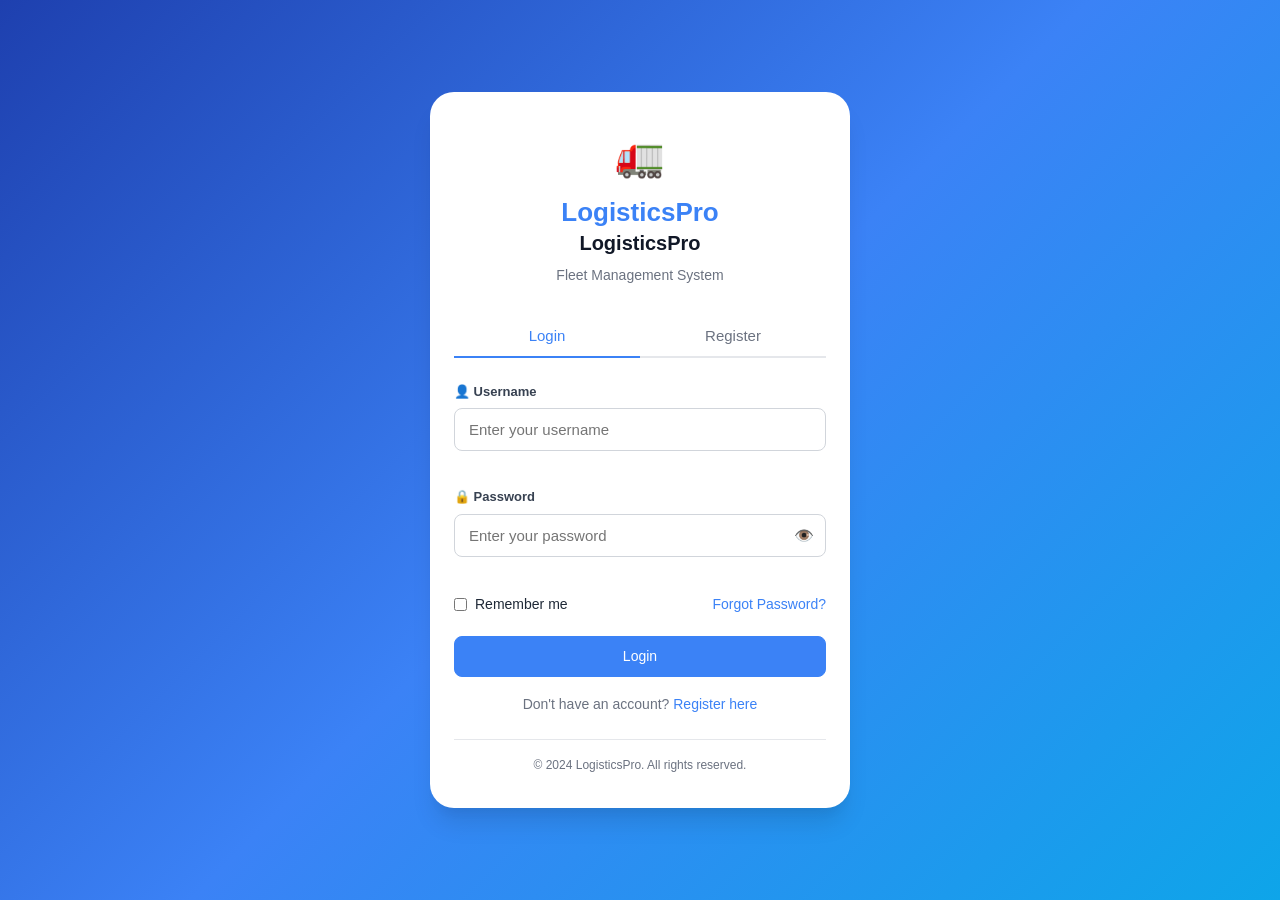
<file: index.html>
<!DOCTYPE html>
<html lang="en">
<head>
    <meta charset="UTF-8">
    <meta name="viewport" content="width=device-width, initial-scale=1.0, maximum-scale=1.0">
    <meta name="description" content="Login - LogisticsPro">
    <title>Login - LogisticsPro</title>
    <link rel="stylesheet" href="assets/css/style.css">
</head>
<body class="login-page">

<div class="login-container">
    <div class="login-box">

        <div class="login-brand">
            <span class="brand-icon">🚛</span>
            <h1>LogisticsPro</h1>
            <h2>LogisticsPro</h2>
            <p>Fleet Management System</p>
        </div>

        <div class="auth-tabs">
            <button class="auth-tab active" id="loginTab">Login</button>
            <button class="auth-tab" id="registerTab">Register</button>
        </div>

        <!-- LOGIN FORM -->
        <form id="loginForm" class="auth-form active">
            <div class="form-group">
                <label for="login-username">👤 Username</label>
                <input type="text" id="login-username" placeholder="Enter your username" required autocomplete="username">
                <span class="field-error" id="login-err-username"></span>
            </div>
            <div class="form-group">
                <label for="login-password">🔒 Password</label>
                <div class="password-field">
                    <input type="password" id="login-password" placeholder="Enter your password" required autocomplete="current-password">
                    <button type="button" class="toggle-password" data-target="login-password">👁️</button>
                </div>
                <span class="field-error" id="login-err-password"></span>
            </div>
            <div class="form-options">
                <label class="checkbox-label">
                    <input type="checkbox" id="rememberMe">
                    <span>Remember me</span>
                </label>
                <a href="#" class="forgot-link">Forgot Password?</a>
            </div>
            <div class="form-error-box" id="loginError"></div>
            <button type="submit" class="btn btn-primary btn-block" id="loginBtn">Login</button>
            <p style="text-align:center;margin-top:1rem;font-size:.875rem;color:var(--gray-500)">
                Don't have an account?
                <a href="#" class="switch-to-register" style="color:var(--primary);font-weight:500">Register here</a>
            </p>
        </form>

        <!-- REGISTER FORM -->
        <form id="registerForm" class="auth-form">
            <div class="form-group">
                <label for="reg-username">👤 Username</label>
                <input type="text" id="reg-username" placeholder="Choose a username" required autocomplete="username">
                <span class="field-error" id="reg-err-username"></span>
            </div>
            <div class="form-group">
                <label for="reg-email">📧 Email Address</label>
                <input type="email" id="reg-email" placeholder="Enter your email" required autocomplete="email">
                <span class="field-error" id="reg-err-email"></span>
            </div>
            <div class="form-group">
                <label for="reg-password">🔒 Password</label>
                <div class="password-field">
                    <input type="password" id="reg-password" placeholder="Min 6 characters" required>
                    <button type="button" class="toggle-password" data-target="reg-password">👁️</button>
                </div>
                <span class="field-error" id="reg-err-password"></span>
            </div>
            <div class="form-group">
                <label for="reg-confirm">🔒 Confirm Password</label>
                <div class="password-field">
                    <input type="password" id="reg-confirm" placeholder="Repeat your password" required>
                    <button type="button" class="toggle-password" data-target="reg-confirm">👁️</button>
                </div>
                <span class="field-error" id="reg-err-confirm"></span>
            </div>
            <div class="form-error-box" id="registerError"></div>
            <div class="form-success-box" id="registerSuccess"></div>
            <button type="submit" class="btn btn-primary btn-block" id="registerBtn">Create Account</button>
            <p style="text-align:center;margin-top:1rem;font-size:.875rem;color:var(--gray-500)">
                Already have an account?
                <a href="#" class="switch-to-login" style="color:var(--primary);font-weight:500">Login here</a>
            </p>
        </form>

        <div class="login-footer">
            <p>&copy; 2024 LogisticsPro. All rights reserved.</p>
        </div>
    </div>
</div>

<script src="https://code.jquery.com/jquery-3.6.0.min.js"></script>
<script src="assets/js/api.js"></script>
<script>
const BASE_URL = 'https://crm-logistics-backend-production-bb94.up.railway.app';

$(function(){
    // If already logged in, go to dashboard
    if(localStorage.getItem('accessToken')){
        window.location.href = 'dashboard.html'; return;
    }

    /* ---- Tab switching ---- */
    function switchTab(tab){
        if(tab === 'login'){
            $('#loginTab').addClass('active'); $('#registerTab').removeClass('active');
            $('#loginForm').addClass('active'); $('#registerForm').removeClass('active');
        } else {
            $('#registerTab').addClass('active'); $('#loginTab').removeClass('active');
            $('#registerForm').addClass('active'); $('#loginForm').removeClass('active');
        }
        clearErrors();
    }
    $('#loginTab').on('click',  () => switchTab('login'));
    $('#registerTab').on('click',() => switchTab('register'));
    $('.switch-to-register').on('click', e => { e.preventDefault(); switchTab('register'); });
    $('.switch-to-login').on('click',    e => { e.preventDefault(); switchTab('login'); });

    /* ---- Password toggle ---- */
    $(document).on('click', '.toggle-password', function(){
        const inp = $('#'+$(this).data('target'));
        const isPass = inp.attr('type') === 'password';
        inp.attr('type', isPass ? 'text' : 'password');
        $(this).text(isPass ? '🙈' : '👁️');
    });

    /* ---- Clear errors on typing ---- */
    $('input').on('input', function(){
        $('#login-err-'+$(this).attr('id').replace('login-','')).text('');
        $('#reg-err-'+$(this).attr('id').replace('reg-','')).text('');
        $(this).css('border-color','');
        $('#loginError, #registerError').hide();
    });

    /* ---- Submit handlers ---- */
    $('#loginForm').on('submit', e => { e.preventDefault(); doLogin(); });
    $('#registerForm').on('submit', e => { e.preventDefault(); doRegister(); });
});

function doLogin(){
    const username = $('#login-username').val().trim();
    const password = $('#login-password').val().trim();
    let err = false;
    if(!username){ showFieldErr('login','username','Username is required'); err=true; }
    if(!password){ showFieldErr('login','password','Password is required'); err=true; }
    if(err) return;

    const btn = $('#loginBtn');
    setBtnLoading(btn, 'Logging in…');

    $.ajax({
        url: BASE_URL+'/api/auth/login/', method:'POST', contentType:'application/json',
        data: JSON.stringify({ username, password }),
        success(res){
            localStorage.setItem('accessToken', res.access);
            localStorage.setItem('refreshToken', res.refresh);
            localStorage.setItem('userData', JSON.stringify({ username, email: res.email||'' }));
            if($('#rememberMe').is(':checked')) localStorage.setItem('rememberMe','true');
            btn.html('✅ Success!');
            setTimeout(() => window.location.href = 'dashboard.html', 700);
        },
        error(xhr){
            resetBtn(btn,'Login');
            if(xhr.status===0){ showFormErr('loginError','❌ Cannot connect to server. Check internet.'); return; }
            const r = xhr.responseJSON;
            let msg = 'Login failed. Please try again.';
            if(xhr.status===401) msg='❌ Invalid username or password.';
            else if(r){ if(r.detail) msg=r.detail; else if(r.non_field_errors) msg=r.non_field_errors[0]; }
            showFormErr('loginError','❌ '+msg);
        }
    });
}

function doRegister(){
    const username=$('#reg-username').val().trim(), email=$('#reg-email').val().trim();
    const password=$('#reg-password').val().trim(), confirm=$('#reg-confirm').val().trim();
    let err=false;
    if(!username||username.length<3){ showFieldErr('reg','username',!username?'Username is required':'Min 3 characters'); err=true; }
    if(!email||!/^[^\s@]+@[^\s@]+\.[^\s@]+$/.test(email)){ showFieldErr('reg','email',!email?'Email is required':'Invalid email'); err=true; }
    if(!password||password.length<6){ showFieldErr('reg','password',!password?'Password is required':'Min 6 characters'); err=true; }
    if(!confirm||password!==confirm){ showFieldErr('reg','confirm',!confirm?'Confirm your password':'Passwords do not match'); err=true; }
    if(err) return;

    const btn=$('#registerBtn');
    setBtnLoading(btn,'Creating account…');

    $.ajax({
        url: BASE_URL+'/api/auth/register/', method:'POST', contentType:'application/json',
        data: JSON.stringify({ username, email, password }),
        success(){
            resetBtn(btn,'Create Account');
            $('#registerSuccess').text('✅ Account created! Switching to login…').show();
            $('#registerForm')[0].reset();
            setTimeout(() => {
                $('#registerSuccess').hide();
                $('#loginTab').addClass('active'); $('#registerTab').removeClass('active');
                $('#loginForm').addClass('active'); $('#registerForm').removeClass('active');
            }, 2000);
        },
        error(xhr){
            resetBtn(btn,'Create Account');
            if(xhr.status===0){ showFormErr('registerError','❌ Cannot connect to server.'); return; }
            const r=xhr.responseJSON||{};
            if(r.username) showFieldErr('reg','username',r.username[0]);
            if(r.email)    showFieldErr('reg','email',r.email[0]);
            if(r.password) showFieldErr('reg','password',r.password[0]);
            if(r.detail)   showFormErr('registerError','❌ '+r.detail);
            if(!r.username&&!r.email&&!r.password&&!r.detail) showFormErr('registerError','❌ Registration failed. Please try again.');
        }
    });
}

function showFieldErr(prefix,field,msg){
    $('#'+prefix+'-err-'+field).text(msg);
    $('#'+prefix+'-'+field).css('border-color','var(--danger)');
}
function showFormErr(id,msg){ $('#'+id).text(msg).show(); }
function clearErrors(){
    $('.field-error').text(''); $('input').css('border-color','');
    $('#loginError,#registerError,#registerSuccess').hide();
}
function setBtnLoading(btn,txt){ btn.html('<span class="btn-loader"></span>'+txt).prop('disabled',true); }
function resetBtn(btn,txt){ btn.html(txt).prop('disabled',false); }
</script>
</body>
</html>
</file>
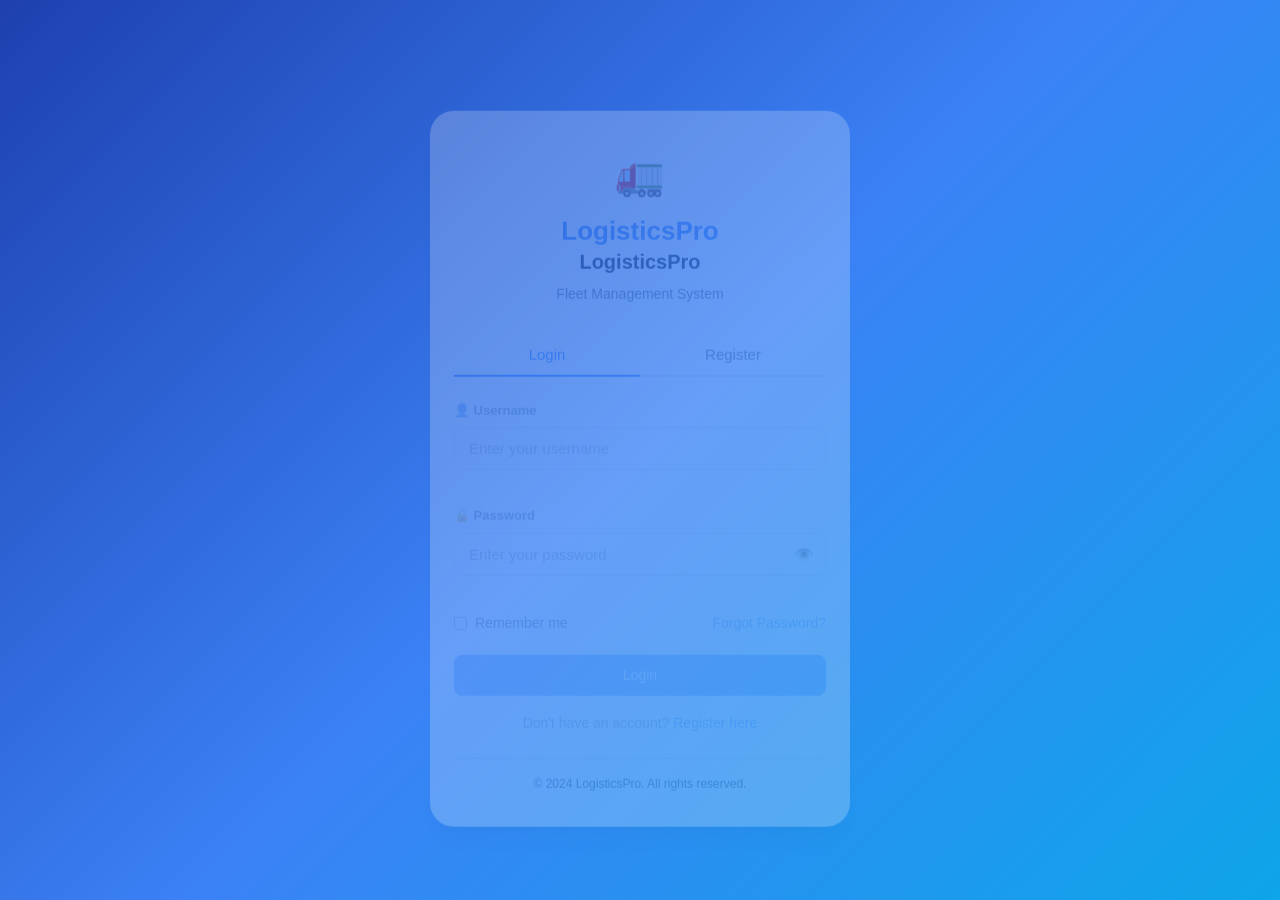
<file: billing.html>
<!DOCTYPE html>
<html lang="en">
<head>
    <meta charset="UTF-8">
    <meta name="viewport" content="width=device-width, initial-scale=1.0, maximum-scale=1.0">
    <title>Billing - LogisticsPro</title>
    <link rel="stylesheet" href="assets/css/style.css">
    <style>
        /* Invoice modal */
        .inv-modal-overlay{display:none;position:fixed;inset:0;background:rgba(0,0,0,.55);z-index:10000;align-items:flex-start;justify-content:center;padding:1.5rem 1rem;overflow-y:auto;}
        .inv-modal-overlay.show{display:flex;}
        .inv-modal{position:relative;background:#fff;border-radius:1rem;width:100%;max-width:750px;z-index:1;box-shadow:0 25px 50px rgba(0,0,0,.25);}
        .inv-modal-header{display:flex;justify-content:space-between;align-items:center;padding:1.25rem;border-bottom:1px solid var(--border);}
        .inv-modal-header h2{margin:0;font-size:1rem;}
        .inv-modal-close{background:none;border:none;font-size:1.25rem;cursor:pointer;color:var(--gray-500);padding:.25rem .5rem;}
        .inv-modal-body{padding:1.25rem;max-height:70vh;overflow-y:auto;}
        .inv-modal-footer{display:flex;gap:.625rem;padding:1.25rem;border-top:1px solid var(--border);flex-wrap:wrap;}
        @media(max-width:600px){
            .inv-modal-overlay{padding:.5rem 0 0;align-items:flex-end;}
            .inv-modal{border-radius:1rem 1rem 0 0;max-height:92vh;}
            .inv-modal-body{max-height:60vh;}
        }
        /* Create invoice modal */
        .crm-modal-overlay{display:none;position:fixed;inset:0;background:rgba(0,0,0,.55);z-index:10000;align-items:center;justify-content:center;padding:1rem;}
        .crm-modal-overlay.open{display:flex;}
        @media(max-width:600px){.crm-modal-overlay{align-items:flex-end;padding:0;}.crm-modal{border-radius:1rem 1rem 0 0;max-height:92vh;}}
    </style>
</head>
<body>
<script src="assets/js/layout.js"></script>

<main class="main-content">
    <div class="page-header">
        <h1>🧾 Billing &amp; Invoices</h1>
        <button class="btn btn-primary" id="createInvoiceBtn">+ Create Invoice</button>
    </div>

    <!-- Stats -->
    <div class="stats-grid">
        <div class="stat-card">
            <div class="stat-icon blue">🧾</div>
            <div class="stat-content"><h3>Total Invoices</h3><p class="stat-number">15</p><span class="stat-change">This Month</span></div>
        </div>
        <div class="stat-card">
            <div class="stat-icon green">✅</div>
            <div class="stat-content"><h3>Paid Amount</h3><p class="stat-number">₹4,50,000</p><span class="stat-change positive">12 invoices</span></div>
        </div>
        <div class="stat-card">
            <div class="stat-icon orange">⏳</div>
            <div class="stat-content"><h3>Pending Amount</h3><p class="stat-number">₹75,000</p><span class="stat-change negative">3 invoices</span></div>
        </div>
        <div class="stat-card">
            <div class="stat-icon blue">📋</div>
            <div class="stat-content"><h3>GST Collected</h3><p class="stat-number">₹94,500</p><span class="stat-change">18% GST</span></div>
        </div>
    </div>

    <!-- Filters -->
    <div class="filter-bar">
        <div class="filter-group">
            <select class="filter-select" id="filterMonth">
                <option>This Month</option><option>Last Month</option><option>Last 3 Months</option><option>This Year</option>
            </select>
            <select class="filter-select" id="filterClient">
                <option value="">All Clients</option>
                <option value="abc">ABC Builders</option>
                <option value="xyz">XYZ Infra</option>
                <option value="pqr">PQR Construction</option>
            </select>
            <select class="filter-select" id="filterStatus">
                <option value="">All Status</option>
                <option value="paid">Paid</option>
                <option value="pending">Pending</option>
                <option value="overdue">Overdue</option>
            </select>
        </div>
        <div class="filter-group">
            <button class="btn btn-outline" onclick="showNotification('Excel export coming soon!','info')">📥 Excel</button>
            <button class="btn btn-outline" onclick="showNotification('PDF export coming soon!','info')">📄 PDF</button>
        </div>
    </div>

    <!-- Invoice Table -->
    <div class="card">
        <div class="card-header"><h2>All Invoices</h2></div>
        <div class="card-body" style="padding:0">
            <div class="table-responsive">
                <table class="data-table">
                    <thead>
                        <tr>
                            <th>Invoice #</th><th>Client</th><th>Vehicle</th>
                            <th>Date</th><th>Due Date</th><th>Amount</th>
                            <th>GST</th><th>Total</th><th>Status</th><th>Actions</th>
                        </tr>
                    </thead>
                    <tbody>
                        <tr>
                            <td><strong>INV-0045</strong></td><td>ABC Builders</td><td>MH04 AB1234</td>
                            <td>18-Jan-2024</td><td>25-Jan-2024</td><td>₹30,000</td><td>₹5,400</td>
                            <td><strong>₹35,400</strong></td><td><span class="badge success">✅ Paid</span></td>
                            <td style="white-space:nowrap">
                                <button class="btn btn-sm btn-outline" onclick="viewInvoice(45)">View</button>
                                <button class="btn btn-sm btn-outline" onclick="showNotification('Downloading…','info')">📥</button>
                                <button class="btn btn-sm btn-outline" onclick="showNotification('Email sent!','success')">📧</button>
                            </td>
                        </tr>
                        <tr>
                            <td><strong>INV-0044</strong></td><td>PQR Construction</td><td>GJ05 CD5678</td>
                            <td>14-Jan-2024</td><td>21-Jan-2024</td><td>₹35,600</td><td>₹6,408</td>
                            <td><strong>₹42,008</strong></td><td><span class="badge success">✅ Paid</span></td>
                            <td style="white-space:nowrap">
                                <button class="btn btn-sm btn-outline" onclick="viewInvoice(44)">View</button>
                                <button class="btn btn-sm btn-outline" onclick="showNotification('Downloading…','info')">📥</button>
                                <button class="btn btn-sm btn-outline" onclick="showNotification('Email sent!','success')">📧</button>
                            </td>
                        </tr>
                        <tr>
                            <td><strong>INV-0043</strong></td><td>XYZ Infra</td><td>RJ06 EF9012</td>
                            <td>10-Jan-2024</td><td>17-Jan-2024</td><td>₹23,730</td><td>₹4,271</td>
                            <td><strong>₹28,001</strong></td><td><span class="badge danger">🔴 Overdue</span></td>
                            <td style="white-space:nowrap">
                                <button class="btn btn-sm btn-outline" onclick="viewInvoice(43)">View</button>
                                <button class="btn btn-sm btn-primary" onclick="showNotification('Reminder sent!','success')">Send Reminder</button>
                            </td>
                        </tr>
                        <tr>
                            <td><strong>INV-0042</strong></td><td>LMN Builders</td><td>UP07 GH3456</td>
                            <td>02-Jan-2024</td><td>09-Jan-2024</td><td>₹29,661</td><td>₹5,339</td>
                            <td><strong>₹35,000</strong></td><td><span class="badge success">✅ Paid</span></td>
                            <td style="white-space:nowrap">
                                <button class="btn btn-sm btn-outline" onclick="viewInvoice(42)">View</button>
                                <button class="btn btn-sm btn-outline" onclick="showNotification('Downloading…','info')">📥</button>
                                <button class="btn btn-sm btn-outline" onclick="showNotification('Email sent!','success')">📧</button>
                            </td>
                        </tr>
                        <tr>
                            <td><strong>INV-0041</strong></td><td>ABC Builders</td><td>MH04 AB1234</td>
                            <td>28-Dec-2023</td><td>04-Jan-2024</td><td>₹31,780</td><td>₹5,720</td>
                            <td><strong>₹37,500</strong></td><td><span class="badge warning">⏳ Pending</span></td>
                            <td style="white-space:nowrap">
                                <button class="btn btn-sm btn-outline" onclick="viewInvoice(41)">View</button>
                                <button class="btn btn-sm btn-primary" onclick="markPaid(41,this)">Mark Paid</button>
                            </td>
                        </tr>
                    </tbody>
                </table>
            </div>
            <div class="pagination" style="padding:1rem 1.25rem">
                <p>Showing 1–5 of 45 invoices</p>
                <div class="pagination-buttons">
                    <button class="btn btn-sm" disabled>← Prev</button>
                    <button class="btn btn-sm btn-primary">1</button>
                    <button class="btn btn-sm">2</button>
                    <button class="btn btn-sm">3</button>
                    <button class="btn btn-sm">Next →</button>
                </div>
            </div>
        </div>
    </div>
</main>

<!-- Invoice View Modal -->
<div class="inv-modal-overlay" id="invoiceModal">
    <div class="inv-modal">
        <div class="inv-modal-header">
            <h2>Invoice #INV-0045</h2>
            <button class="inv-modal-close" id="closeInvoiceModal">✕</button>
        </div>
        <div class="inv-modal-body">
            <div class="invoice-header-section">
                <div class="company-details">
                    <h2>🚛 Janai Enterprises</h2>
                    <p>123, Business Hub, Andheri East</p>
                    <p>Mumbai — 400069, Maharashtra</p>
                    <p>📞 +91 98765 43210</p>
                    <p>📧 info@janai.com</p>
                    <p>GSTIN: 27XXXXX1234X1ZX</p>
                </div>
                <div class="invoice-meta">
                    <h3>TAX INVOICE</h3>
                    <table class="invoice-meta-table">
                        <tr><td>Invoice #:</td><td><strong>INV-0045</strong></td></tr>
                        <tr><td>Date:</td><td>18-Jan-2024</td></tr>
                        <tr><td>Due Date:</td><td>25-Jan-2024</td></tr>
                        <tr><td>Status:</td><td><span class="badge success">✅ Paid</span></td></tr>
                    </table>
                </div>
            </div>
            <hr class="invoice-divider">
            <div class="invoice-parties">
                <div class="bill-to">
                    <h4>Bill To:</h4>
                    <p><strong>ABC Builders Pvt Ltd</strong></p>
                    <p>456, Construction Road, Mumbai — 400050</p>
                    <p>GSTIN: 27XXXXX5678Y1ZY</p>
                    <p>📞 +91 87654 32109</p>
                </div>
                <div class="trip-details-invoice">
                    <h4>Trip Details:</h4>
                    <table class="invoice-meta-table">
                        <tr><td>Trip ID:</td><td>TRP045</td></tr>
                        <tr><td>Vehicle:</td><td>MH04 AB1234</td></tr>
                        <tr><td>From:</td><td>Mumbai</td></tr>
                        <tr><td>To:</td><td>Pune</td></tr>
                        <tr><td>Distance:</td><td>150 km</td></tr>
                    </table>
                </div>
            </div>
            <hr class="invoice-divider">
            <div class="table-responsive">
                <table class="invoice-items-table">
                    <thead><tr><th>#</th><th>Description</th><th>Qty</th><th>Rate</th><th>Amount</th></tr></thead>
                    <tbody><tr><td>1</td><td>Concrete Transportation (Mumbai to Pune)</td><td>1</td><td>₹30,000</td><td>₹30,000</td></tr></tbody>
                </table>
            </div>
            <div class="invoice-totals">
                <div class="total-row"><span>Subtotal:</span><span>₹30,000</span></div>
                <div class="total-row"><span>CGST (9%):</span><span>₹2,700</span></div>
                <div class="total-row"><span>SGST (9%):</span><span>₹2,700</span></div>
                <div class="total-row grand-total"><span>Total Amount:</span><span>₹35,400</span></div>
            </div>
            <p class="amount-words"><strong>Amount in Words:</strong> Thirty Five Thousand Four Hundred Rupees Only</p>
            <div class="payment-info">
                <p>✅ <strong>Payment Received:</strong> 20-Jan-2024</p>
                <p>💳 <strong>Mode:</strong> Bank Transfer</p>
            </div>
            <div class="invoice-terms">
                <h5>Terms &amp; Conditions:</h5>
                <ul>
                    <li>Payment due within 7 days of invoice date</li>
                    <li>Interest @ 18% p.a. on delayed payments</li>
                    <li>Subject to Mumbai jurisdiction</li>
                </ul>
            </div>
        </div>
        <div class="inv-modal-footer">
            <button class="btn btn-outline" onclick="window.print()">🖨️ Print</button>
            <button class="btn btn-primary" onclick="showNotification('Downloading PDF…','info')">📥 Download PDF</button>
            <button class="btn btn-outline" onclick="showNotification('Invoice emailed!','success')">📧 Send Email</button>
        </div>
    </div>
</div>

<!-- Create Invoice Modal -->
<div class="crm-modal-overlay" id="createInvoiceOverlay">
    <div class="crm-modal">
        <div class="crm-modal-header">
            <h3>🧾 Create Invoice</h3>
            <button class="crm-modal-close" id="closeCreateInvoice">✕</button>
        </div>
        <div class="crm-modal-body">
            <div class="form-grid">
                <div class="fgrp"><label>Client Name *</label><input type="text" id="invClient" placeholder="e.g. ABC Builders"></div>
                <div class="fgrp"><label>Vehicle *</label>
                    <select id="invVehicle"><option value="">Select</option><option>MH04 AB1234</option><option>GJ05 CD5678</option><option>RJ06 EF9012</option></select>
                </div>
                <div class="fgrp"><label>Invoice Date *</label><input type="date" id="invDate"></div>
                <div class="fgrp"><label>Due Date *</label><input type="date" id="invDue"></div>
                <div class="fgrp"><label>Trip From</label><input type="text" id="invFrom" placeholder="e.g. Mumbai"></div>
                <div class="fgrp"><label>Trip To</label><input type="text" id="invTo" placeholder="e.g. Pune"></div>
                <div class="fgrp"><label>Amount (₹) *</label><input type="number" id="invAmount" placeholder="e.g. 30000"></div>
                <div class="fgrp"><label>GST %</label>
                    <select id="invGst"><option value="18">18%</option><option value="12">12%</option><option value="5">5%</option><option value="0">0% (Exempt)</option></select>
                </div>
                <div class="fgrp full-width"><label>Description</label><textarea id="invDesc" rows="2" placeholder="Describe the service…"></textarea></div>
            </div>
        </div>
        <div class="crm-modal-footer">
            <button class="btn btn-outline" id="cancelCreateInvoice">Cancel</button>
            <button class="btn btn-primary" id="saveInvoiceBtn">🧾 Create Invoice</button>
        </div>
    </div>
</div>

<script src="https://code.jquery.com/jquery-3.6.0.min.js"></script>
<script src="assets/js/api.js"></script>
<script src="assets/js/auth.js"></script>
<script src="assets/js/main.js"></script>
<script>
function openModal(id){ $('#'+id).addClass('open'); $('body').css('overflow','hidden'); }
function closeModal(id){ $('#'+id).removeClass('open'); $('body').css('overflow',''); }

window.viewInvoice = function(id){ $('#invoiceModal').addClass('show'); };
window.markPaid = function(id, btn){
    if(confirm('Mark this invoice as paid?')){
        $(btn).closest('tr').find('.badge').removeClass('warning danger').addClass('success').text('✅ Paid');
        $(btn).replaceWith('<button class="btn btn-sm btn-outline" onclick="showNotification(\'Invoice viewed\',\'info\')">View</button>');
        showNotification('Invoice marked as paid!','success');
    }
};

$(function(){
    const today = new Date().toISOString().split('T')[0];
    $('#invDate').val(today);

    $('#closeInvoiceModal').on('click', () => $('#invoiceModal').removeClass('show'));
    $('#invoiceModal').on('click', function(e){ if(e.target === this) $('#invoiceModal').removeClass('show'); });

    $('#createInvoiceBtn').on('click', () => openModal('createInvoiceOverlay'));
    $('#closeCreateInvoice, #cancelCreateInvoice').on('click', () => closeModal('createInvoiceOverlay'));
    $('.crm-modal-overlay').on('click', function(e){ if($(e.target).hasClass('crm-modal-overlay')) closeModal($(this).attr('id')); });

    $('#saveInvoiceBtn').on('click', function(){
        const client = $('#invClient').val().trim(), vehicle = $('#invVehicle').val(), amt = Number($('#invAmount').val()), date = $('#invDate').val();
        if(!client || !vehicle || !amt || !date){ showNotification('Fill all required fields (*)','error'); return; }
        const gstPct = Number($('#invGst').val()), gstAmt = Math.round(amt * gstPct / 100), total = amt + gstAmt;
        const num = 'INV-00'+(Math.floor(Math.random()*900)+46);
        const due = $('#invDue').val() || '—';
        $('table.data-table tbody').prepend(`
        <tr>
            <td><strong>${num}</strong></td><td>${client}</td><td>${vehicle}</td>
            <td>${date}</td><td>${due}</td>
            <td>₹${amt.toLocaleString('en-IN')}</td>
            <td>₹${gstAmt.toLocaleString('en-IN')}</td>
            <td><strong>₹${total.toLocaleString('en-IN')}</strong></td>
            <td><span class="badge warning">⏳ Pending</span></td>
            <td style="white-space:nowrap">
                <button class="btn btn-sm btn-outline" onclick="viewInvoice(0)">View</button>
                <button class="btn btn-sm btn-primary" onclick="markPaid(0,this)">Mark Paid</button>
            </td>
        </tr>`);
        showNotification('Invoice '+num+' created!','success');
        closeModal('createInvoiceOverlay');
    });
});
</script>
</body>
</html>
</file>
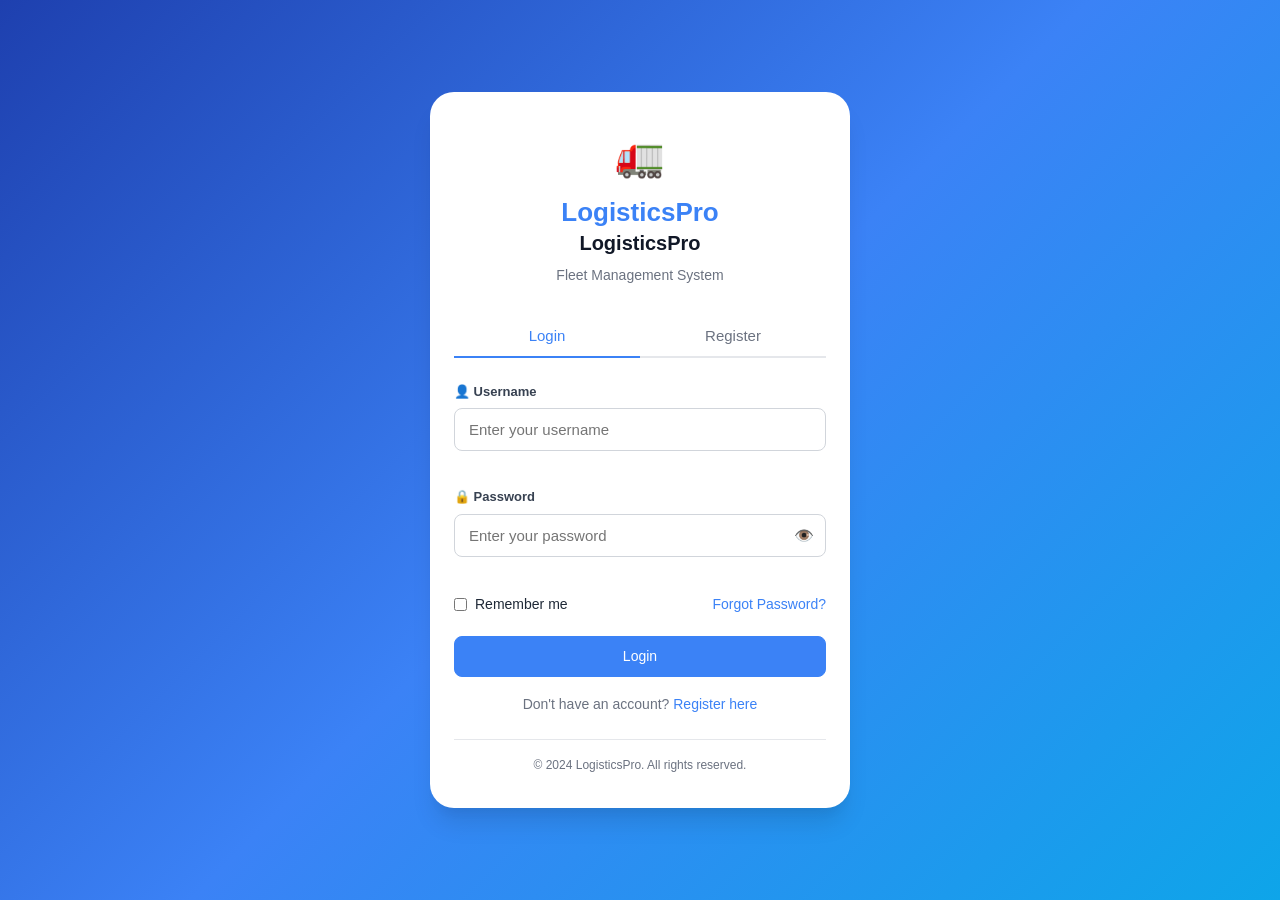
<file: drivers.html>
<!DOCTYPE html>
<html lang="en">
<head>
    <meta charset="UTF-8">
    <meta name="viewport" content="width=device-width, initial-scale=1.0, maximum-scale=1.0">
    <title>Drivers - LogisticsPro</title>
    <link rel="stylesheet" href="assets/css/style.css">
    <style>
        /* Modal */
        .crm-modal-overlay{display:none;position:fixed;inset:0;background:rgba(0,0,0,.55);z-index:10000;align-items:center;justify-content:center;padding:1rem;}
        .crm-modal-overlay.open{display:flex;}
        @media(max-width:600px){.crm-modal-overlay{align-items:flex-end;padding:0;}.crm-modal{border-radius:1rem 1rem 0 0;max-height:93vh;}}

        /* Driver cards grid */
        .drivers-grid{
            display:grid;
            grid-template-columns:repeat(auto-fill,minmax(280px,1fr));
            gap:1rem;
            margin-bottom:1.25rem;
        }

        .driver-card{
            background:var(--white);
            border:1px solid var(--border);
            border-radius:var(--radius-lg);
            padding:1.25rem;
            box-shadow:var(--shadow-sm);
            transition:var(--transition);
            position:relative;
        }
        .driver-card:hover{transform:translateY(-3px);box-shadow:var(--shadow-md);border-color:var(--primary);}

        .driver-card-top{display:flex;align-items:center;gap:.875rem;margin-bottom:1rem;}
        .driver-card-avatar{
            width:52px;height:52px;border-radius:50%;
            background:var(--primary-light);
            display:flex;align-items:center;justify-content:center;
            font-size:1.5rem;flex-shrink:0;
            border:2px solid var(--border);
        }
        .driver-card-name{font-size:1rem;font-weight:700;color:var(--gray-900);margin-bottom:.2rem;}
        .driver-card-phone{font-size:.8125rem;color:var(--gray-500);}

        .driver-card-info{display:flex;flex-direction:column;gap:.375rem;margin-bottom:1rem;}
        .driver-info-row{display:flex;justify-content:space-between;font-size:.8125rem;padding:.25rem 0;border-bottom:1px solid var(--gray-100);}
        .driver-info-row:last-child{border-bottom:none;}
        .driver-info-label{color:var(--gray-500);font-weight:500;}
        .driver-info-value{color:var(--gray-800);font-weight:600;text-align:right;}

        .driver-card-actions{display:flex;gap:.375rem;flex-wrap:wrap;}
        .driver-card-actions .btn{flex:1;min-width:60px;font-size:.75rem;}

        /* Empty state */
        .empty-state{
            text-align:center;padding:4rem 1rem;
            color:var(--gray-500);
            grid-column:1/-1;
        }
        .empty-state-icon{font-size:3.5rem;margin-bottom:1rem;}
        .empty-state h3{font-size:1.125rem;color:var(--gray-700);margin-bottom:.5rem;}
        .empty-state p{font-size:.875rem;margin-bottom:1.25rem;}

        /* Section title inside modal */
        .modal-section-title{
            font-size:.75rem;font-weight:700;
            color:var(--primary);text-transform:uppercase;letter-spacing:.5px;
            margin:0 0 .75rem;padding-bottom:.5rem;
            border-bottom:1px solid var(--primary-light);
        }

        /* Skeleton loader */
        .skeleton{
            background:linear-gradient(90deg,var(--gray-100) 25%,var(--gray-50) 50%,var(--gray-100) 75%);
            background-size:200% 100%;
            animation:shimmer 1.4s infinite;
            border-radius:var(--radius);
        }
        @keyframes shimmer{0%{background-position:200% 0}100%{background-position:-200% 0}}
        .skeleton-card{height:220px;border-radius:var(--radius-lg);}
    </style>
</head>
<body>
<script src="assets/js/layout.js"></script>

<main class="main-content">

    <div class="page-header">
        <h1>👥 Drivers</h1>
        <button class="btn btn-primary" id="addDriverBtn">+ Add Driver</button>
    </div>

    <!-- Stats -->
    <div class="stats-grid" id="driverStats" style="display:none;">
        <div class="stat-card">
            <div class="stat-icon blue">👥</div>
            <div class="stat-content"><h3>Total Drivers</h3><p class="stat-number" id="statTotal">0</p><span class="stat-change">Registered</span></div>
        </div>
        <div class="stat-card">
            <div class="stat-icon green">✅</div>
            <div class="stat-content"><h3>Active</h3><p class="stat-number" id="statActive">0</p><span class="stat-change positive">On duty</span></div>
        </div>
        <div class="stat-card">
            <div class="stat-icon orange">📋</div>
            <div class="stat-content"><h3>Expiring Soon</h3><p class="stat-number" id="statExpiring">0</p><span class="stat-change negative">License in 30 days</span></div>
        </div>
        <div class="stat-card">
            <div class="stat-icon blue">💰</div>
            <div class="stat-content"><h3>Total Salary</h3><p class="stat-number" id="statSalary">₹0</p><span class="stat-change">Per month</span></div>
        </div>
    </div>

    <!-- Search + filter bar -->
    <div class="filter-bar">
        <div class="search-box">
            <input type="text" id="searchDriver" placeholder="Search by name, phone or license…">
        </div>
        <div class="filter-group">
            <button class="btn btn-outline btn-sm" id="refreshBtn" title="Refresh">🔄 Refresh</button>
        </div>
    </div>

    <!-- Drivers grid -->
    <div class="drivers-grid" id="driversGrid">
        <!-- Skeleton placeholders while loading -->
        <div class="skeleton skeleton-card"></div>
        <div class="skeleton skeleton-card"></div>
        <div class="skeleton skeleton-card"></div>
    </div>

    <!-- Pagination -->
    <div class="pagination" id="driverPagination" style="display:none;">
        <p id="paginationInfo">Showing 0 drivers</p>
        <div class="pagination-buttons" id="paginationBtns"></div>
    </div>

</main>

<!-- ═══════════════════════════════════════
     ADD / EDIT DRIVER MODAL
═══════════════════════════════════════ -->
<div class="crm-modal-overlay" id="driverModalOverlay">
    <div class="crm-modal" style="max-width:640px;">
        <div class="crm-modal-header">
            <h3 id="driverModalTitle">👤 Add Driver</h3>
            <button class="crm-modal-close" id="closeDriverModal">✕</button>
        </div>
        <div class="crm-modal-body">
            <form id="driverForm" novalidate>
                <input type="hidden" id="dEditId">

                <!-- Personal Info -->
                <p class="modal-section-title">Personal Information</p>
                <div class="form-grid" style="margin-bottom:1.125rem;">
                    <div class="fgrp">
                        <label>Full Name *</label>
                        <input type="text" id="dName" placeholder="e.g. Rajan Kumar">
                    </div>
                    <div class="fgrp">
                        <label>Phone Number *</label>
                        <input type="tel" id="dPhone" placeholder="e.g. 9876543210" maxlength="15">
                    </div>
                </div>

                <!-- License -->
                <p class="modal-section-title">License Details</p>
                <div class="form-grid" style="margin-bottom:1.125rem;">
                    <div class="fgrp">
                        <label>License Number *</label>
                        <input type="text" id="dLicense" placeholder="e.g. MH0120210012345">
                    </div>
                    <div class="fgrp">
                        <label>License Expiry Date *</label>
                        <input type="date" id="dLicenseExpiry">
                    </div>
                </div>

                <!-- Employment -->
                <p class="modal-section-title">Employment Details</p>
                <div class="form-grid" style="margin-bottom:1.125rem;">
                    <div class="fgrp">
                        <label>Monthly Salary (₹) *</label>
                        <input type="number" id="dSalary" placeholder="e.g. 25000" min="0">
                    </div>
                    <div class="fgrp">
                        <label>Joining Date</label>
                        <input type="date" id="dJoining">
                    </div>
                </div>

                <!-- Bank Details -->
                <p class="modal-section-title">Bank Account Details</p>
                <div class="form-grid" style="margin-bottom:1.125rem;">
                    <div class="fgrp">
                        <label>Account Number</label>
                        <input type="text" id="dAccount" placeholder="e.g. 01234567890">
                    </div>
                    <div class="fgrp">
                        <label>IFSC Code</label>
                        <input type="text" id="dIfsc" placeholder="e.g. HDFC0001234" maxlength="11" style="text-transform:uppercase;">
                    </div>
                </div>

                <!-- Notes -->
                <p class="modal-section-title">Additional Notes</p>
                <div class="fgrp">
                    <label>Notes / Remarks</label>
                    <textarea id="dNotes" rows="2" placeholder="e.g. Experienced driver, 8 years"></textarea>
                </div>
            </form>
        </div>
        <div class="crm-modal-footer">
            <button class="btn btn-outline" id="cancelDriverModal">Cancel</button>
            <button class="btn btn-primary" id="saveDriverBtn">💾 Save Driver</button>
        </div>
    </div>
</div>

<!-- ═══════════════════════════════════════
     VIEW DRIVER MODAL
═══════════════════════════════════════ -->
<div class="crm-modal-overlay" id="viewDriverOverlay">
    <div class="crm-modal" style="max-width:520px;">
        <div class="crm-modal-header">
            <h3>👤 Driver Details</h3>
            <button class="crm-modal-close" id="closeViewModal">✕</button>
        </div>
        <div class="crm-modal-body" id="viewDriverBody">
            <!-- Filled by JS -->
        </div>
        <div class="crm-modal-footer">
            <button class="btn btn-outline" id="closeViewModalBtn">Close</button>
            <button class="btn btn-primary" id="editFromViewBtn">✏️ Edit Driver</button>
        </div>
    </div>
</div>

<!-- ═══════════════════════════════════════
     DELETE CONFIRM MODAL
═══════════════════════════════════════ -->
<div class="crm-modal-overlay" id="deleteDriverOverlay">
    <div class="crm-modal" style="max-width:420px;">
        <div class="crm-modal-header">
            <h3>🗑 Delete Driver</h3>
            <button class="crm-modal-close" id="closeDeleteModal">✕</button>
        </div>
        <div class="crm-modal-body">
            <p style="color:var(--gray-600);">Are you sure you want to delete <strong id="deleteDriverName"></strong>? This action cannot be undone.</p>
        </div>
        <div class="crm-modal-footer">
            <button class="btn btn-outline" id="cancelDeleteModal">Cancel</button>
            <button class="btn btn-danger" id="confirmDeleteBtn">🗑 Yes, Delete</button>
        </div>
    </div>
</div>

<script src="https://code.jquery.com/jquery-3.6.0.min.js"></script>
<script src="assets/js/api.js"></script>
<script src="assets/js/auth.js"></script>
<script src="assets/js/main.js"></script>
<script>
$(function () {

    /* ─────────────────────────────
       STATE
    ───────────────────────────── */
    let allDrivers   = [];   // full list from API
    let filteredList = [];   // after search filter
    let currentViewId = null;
    let deleteTargetId = null;

    /* ─────────────────────────────
       MODAL HELPERS
    ───────────────────────────── */
    function openModal(id)  { $('#' + id).addClass('open');    $('body').css('overflow', 'hidden'); }
    function closeModal(id) { $('#' + id).removeClass('open'); $('body').css('overflow', ''); }

    $('.crm-modal-overlay').on('click', function (e) {
        if ($(e.target).hasClass('crm-modal-overlay')) closeModal($(this).attr('id'));
    });

    /* ─────────────────────────────
       LOAD DRIVERS FROM API
    ───────────────────────────── */
    function loadDrivers() {
        showSkeletons();
        apiRequest(API_ENDPOINTS.DRIVERS, 'GET', null, true)
            .done(function (res) {
                allDrivers = Array.isArray(res) ? res : (res.results || []);
                filteredList = allDrivers.slice();
                renderDrivers(filteredList);
                updateStats(allDrivers);
            })
            .fail(function (xhr) {
                if (xhr.status === 401) { handleSessionExpired(); return; }
                $('#driversGrid').html(
                    '<div class="empty-state" style="grid-column:1/-1">' +
                    '<div class="empty-state-icon">⚠️</div>' +
                    '<h3>Could not load drivers</h3>' +
                    '<p style="color:var(--danger)">Server error. Please try again.</p>' +
                    '<button class="btn btn-primary" id="retryBtn">🔄 Retry</button>' +
                    '</div>'
                );
                $('#retryBtn').on('click', loadDrivers);
            });
    }

    function showSkeletons() {
        $('#driversGrid').html(
            '<div class="skeleton skeleton-card"></div>' +
            '<div class="skeleton skeleton-card"></div>' +
            '<div class="skeleton skeleton-card"></div>'
        );
        $('#driverStats').hide();
        $('#driverPagination').hide();
    }

    /* ─────────────────────────────
       RENDER DRIVER CARDS
    ───────────────────────────── */
    function renderDrivers(list) {
        if (!list.length) {
            $('#driversGrid').html(
                '<div class="empty-state">' +
                '<div class="empty-state-icon">👥</div>' +
                '<h3>No drivers found</h3>' +
                '<p>Add your first driver to get started.</p>' +
                '<button class="btn btn-primary" id="emptyAddBtn">+ Add Driver</button>' +
                '</div>'
            );
            $('#emptyAddBtn').on('click', function () { openAddModal(); });
            $('#driverStats').hide();
            $('#driverPagination').hide();
            return;
        }

        const html = list.map(function (d) {
            const expiry    = d.license_expiry ? new Date(d.license_expiry) : null;
            const today     = new Date(); today.setHours(0,0,0,0);
            const daysLeft  = expiry ? Math.ceil((expiry - today) / 86400000) : null;
            let licBadge    = '';
            if (daysLeft !== null) {
                if (daysLeft < 0)  licBadge = '<span class="badge danger">🔴 Expired</span>';
                else if (daysLeft <= 30) licBadge = '<span class="badge warning">⚠️ ' + daysLeft + ' days</span>';
                else licBadge = '<span class="badge success">✅ Valid</span>';
            }

            const salaryFmt = d.salary
                ? '₹' + Number(d.salary).toLocaleString('en-IN')
                : '—';

            return '<div class="driver-card" data-id="' + d.id + '">' +
                '<div class="driver-card-top">' +
                    '<div class="driver-card-avatar">👤</div>' +
                    '<div>' +
                        '<div class="driver-card-name">' + escapeHtml(d.name) + '</div>' +
                        '<div class="driver-card-phone">📞 ' + escapeHtml(d.phone || '—') + '</div>' +
                    '</div>' +
                '</div>' +
                '<div class="driver-card-info">' +
                    '<div class="driver-info-row"><span class="driver-info-label">License</span><span class="driver-info-value">' + escapeHtml(d.license_number || '—') + '</span></div>' +
                    '<div class="driver-info-row"><span class="driver-info-label">Expiry</span><span class="driver-info-value">' + (d.license_expiry ? formatDate(d.license_expiry) : '—') + ' ' + licBadge + '</span></div>' +
                    '<div class="driver-info-row"><span class="driver-info-label">Salary</span><span class="driver-info-value">' + salaryFmt + '/mo</span></div>' +
                    '<div class="driver-info-row"><span class="driver-info-label">Joining</span><span class="driver-info-value">' + (d.joining_date ? formatDate(d.joining_date) : '—') + '</span></div>' +
                '</div>' +
                '<div class="driver-card-actions">' +
                    '<button class="btn btn-sm btn-outline view-driver-btn" data-id="' + d.id + '">👁 View</button>' +
                    '<button class="btn btn-sm btn-outline edit-driver-btn" data-id="' + d.id + '">✏️ Edit</button>' +
                    '<button class="btn btn-sm btn-danger delete-driver-btn" data-id="' + d.id + '" data-name="' + escapeHtml(d.name) + '">🗑</button>' +
                '</div>' +
            '</div>';
        }).join('');

        $('#driversGrid').html(html);
        $('#driverStats').show();
        $('#driverPagination').show();
        $('#paginationInfo').text('Showing ' + list.length + ' of ' + allDrivers.length + ' drivers');
    }

    /* ─────────────────────────────
       UPDATE STATS CARDS
    ───────────────────────────── */
    function updateStats(list) {
        const today = new Date(); today.setHours(0,0,0,0);
        const in30  = new Date(today); in30.setDate(in30.getDate() + 30);

        let totalSalary = 0, expiring = 0;
        list.forEach(function (d) {
            totalSalary += Number(d.salary) || 0;
            if (d.license_expiry) {
                const exp = new Date(d.license_expiry);
                if (exp >= today && exp <= in30) expiring++;
            }
        });

        $('#statTotal').text(list.length);
        $('#statActive').text(list.length); // all loaded = active; adjust if API provides status
        $('#statExpiring').text(expiring);
        $('#statSalary').text('₹' + totalSalary.toLocaleString('en-IN'));
    }

    /* ─────────────────────────────
       SEARCH
    ───────────────────────────── */
    $('#searchDriver').on('input', function () {
        const q = $(this).val().toLowerCase().trim();
        filteredList = q
            ? allDrivers.filter(function (d) {
                return (d.name || '').toLowerCase().includes(q)
                    || (d.phone || '').includes(q)
                    || (d.license_number || '').toLowerCase().includes(q);
              })
            : allDrivers.slice();
        renderDrivers(filteredList);
    });

    /* ─────────────────────────────
       REFRESH
    ───────────────────────────── */
    $('#refreshBtn').on('click', function () {
        $('#searchDriver').val('');
        loadDrivers();
    });

    /* ─────────────────────────────
       OPEN ADD MODAL
    ───────────────────────────── */
    function openAddModal() {
        $('#driverModalTitle').text('👤 Add Driver');
        $('#driverForm')[0].reset();
        $('#dEditId').val('');
        $('#dJoining').val(new Date().toISOString().split('T')[0]);
        openModal('driverModalOverlay');
    }
    $('#addDriverBtn').on('click', openAddModal);
    $('#closeDriverModal, #cancelDriverModal').on('click', () => closeModal('driverModalOverlay'));

    /* ─────────────────────────────
       OPEN EDIT MODAL
    ───────────────────────────── */
    $(document).on('click', '.edit-driver-btn', function () {
        const id = $(this).data('id');
        const d  = allDrivers.find(function (x) { return x.id == id; });
        if (!d) { showNotification('Driver not found', 'error'); return; }

        $('#driverModalTitle').text('✏️ Edit Driver');
        $('#dEditId').val(d.id);
        $('#dName').val(d.name || '');
        $('#dPhone').val(d.phone || '');
        $('#dLicense').val(d.license_number || '');
        $('#dLicenseExpiry').val(d.license_expiry || '');
        $('#dSalary').val(d.salary || '');
        $('#dJoining').val(d.joining_date || '');
        $('#dAccount').val(d.account_number || '');
        $('#dIfsc').val(d.ifsc_code || '');
        $('#dNotes').val(d.notes || '');
        openModal('driverModalOverlay');
    });

    /* ─────────────────────────────
       EDIT FROM VIEW MODAL
    ───────────────────────────── */
    $('#editFromViewBtn').on('click', function () {
        closeModal('viewDriverOverlay');
        if (currentViewId) {
            setTimeout(function () {
                $('.edit-driver-btn[data-id="' + currentViewId + '"]').trigger('click');
            }, 150);
        }
    });

    /* ─────────────────────────────
       SAVE DRIVER (POST / PATCH)
    ───────────────────────────── */
    $('#saveDriverBtn').on('click', function () {
        const name    = $('#dName').val().trim();
        const phone   = $('#dPhone').val().trim();
        const license = $('#dLicense').val().trim();
        const expiry  = $('#dLicenseExpiry').val();
        const salary  = $('#dSalary').val().trim();

        if (!name)    { showNotification('Full name is required', 'error');          $('#dName').focus();          return; }
        if (!phone)   { showNotification('Phone number is required', 'error');       $('#dPhone').focus();         return; }
        if (!license) { showNotification('License number is required', 'error');     $('#dLicense').focus();       return; }
        if (!expiry)  { showNotification('License expiry date is required', 'error');$('#dLicenseExpiry').focus(); return; }
        if (!salary)  { showNotification('Monthly salary is required', 'error');     $('#dSalary').focus();        return; }

        const payload = {
            name:           name,
            phone:          phone,
            license_number: license,
            license_expiry: expiry,
            salary:         salary,
            joining_date:   $('#dJoining').val() || null,
            account_number: $('#dAccount').val().trim() || null,
            ifsc_code:      $('#dIfsc').val().trim().toUpperCase() || null,
            notes:          $('#dNotes').val().trim() || null,
        };

        const editId = $('#dEditId').val();
        const isEdit = editId !== '';
        const btn    = $(this);
        btn.text('Saving…').prop('disabled', true);

        const endpoint = isEdit
            ? API_ENDPOINTS.DRIVER_DETAIL.replace('{id}', editId)
            : API_ENDPOINTS.DRIVERS;
        const method = isEdit ? 'PATCH' : 'POST';

        apiRequest(endpoint, method, payload, true)
            .done(function (res) {
                btn.text('💾 Save Driver').prop('disabled', false);
                showNotification(isEdit ? 'Driver updated successfully!' : 'Driver added successfully!', 'success');
                closeModal('driverModalOverlay');
                loadDrivers(); // refresh list
            })
            .fail(function (xhr) {
                btn.text('💾 Save Driver').prop('disabled', false);
                if (xhr.status === 401) { handleSessionExpired(); return; }
                let msg = isEdit ? 'Failed to update driver.' : 'Failed to add driver.';
                if (xhr.responseJSON) {
                    const errs = xhr.responseJSON;
                    const firstKey = Object.keys(errs)[0];
                    if (firstKey) msg = firstKey + ': ' + (Array.isArray(errs[firstKey]) ? errs[firstKey][0] : errs[firstKey]);
                }
                showNotification(msg, 'error');
            });
    });

    /* ─────────────────────────────
       VIEW DRIVER DETAIL
    ───────────────────────────── */
    $(document).on('click', '.view-driver-btn', function () {
        const id = $(this).data('id');
        currentViewId = id;
        // Try from cache first, then fetch detail
        const cached = allDrivers.find(function (x) { return x.id == id; });
        if (cached) {
            renderViewModal(cached);
            openModal('viewDriverOverlay');
        } else {
            openModal('viewDriverOverlay');
            $('#viewDriverBody').html('<div style="text-align:center;padding:2rem;color:var(--gray-500)">Loading…</div>');
            apiRequest(API_ENDPOINTS.DRIVER_DETAIL.replace('{id}', id), 'GET', null, true)
                .done(function (d) { renderViewModal(d); })
                .fail(function ()  { $('#viewDriverBody').html('<p style="color:var(--danger);text-align:center;padding:1rem">Failed to load driver details.</p>'); });
        }
    });

    function renderViewModal(d) {
        const expiry   = d.license_expiry ? new Date(d.license_expiry) : null;
        const today    = new Date(); today.setHours(0,0,0,0);
        const daysLeft = expiry ? Math.ceil((expiry - today) / 86400000) : null;
        let licStatus  = '—';
        if (daysLeft !== null) {
            if (daysLeft < 0)  licStatus = '<span class="badge danger">🔴 Expired ' + Math.abs(daysLeft) + ' days ago</span>';
            else if (daysLeft <= 30) licStatus = '<span class="badge warning">⚠️ Expires in ' + daysLeft + ' days</span>';
            else licStatus = '<span class="badge success">✅ Valid (' + daysLeft + ' days left)</span>';
        }

        $('#viewDriverBody').html(
            '<div style="text-align:center;margin-bottom:1.25rem;">' +
                '<div style="width:64px;height:64px;border-radius:50%;background:var(--primary-light);display:flex;align-items:center;justify-content:center;font-size:2rem;margin:0 auto .75rem;">👤</div>' +
                '<h3 style="margin:0;font-size:1.125rem;">' + escapeHtml(d.name) + '</h3>' +
                '<p style="color:var(--gray-500);font-size:.875rem;margin-top:.25rem;">📞 ' + escapeHtml(d.phone || '—') + '</p>' +
            '</div>' +
            '<div style="display:flex;flex-direction:column;gap:0;">' +
                row('License No.',  d.license_number) +
                row('Expiry Date',  d.license_expiry ? formatDate(d.license_expiry) : '—') +
                row('License Status', licStatus, true) +
                row('Salary',       d.salary ? '₹' + Number(d.salary).toLocaleString('en-IN') + ' / month' : '—') +
                row('Joining Date', d.joining_date ? formatDate(d.joining_date) : '—') +
                row('Bank Account', d.account_number || '—') +
                row('IFSC Code',    d.ifsc_code || '—') +
                row('Notes',        d.notes || '—') +
            '</div>'
        );
    }

    function row(label, value, raw) {
        const val = raw ? value : '<span style="font-weight:600;color:var(--gray-800);">' + escapeHtml(String(value)) + '</span>';
        return '<div style="display:flex;justify-content:space-between;align-items:center;padding:.625rem 0;border-bottom:1px solid var(--border);">' +
               '<span style="font-size:.8125rem;color:var(--gray-500);font-weight:500;">' + label + '</span>' +
               '<span style="font-size:.8125rem;text-align:right;">' + val + '</span>' +
               '</div>';
    }

    $('#closeViewModal, #closeViewModalBtn').on('click', () => closeModal('viewDriverOverlay'));

    /* ─────────────────────────────
       DELETE DRIVER
    ───────────────────────────── */
    $(document).on('click', '.delete-driver-btn', function () {
        deleteTargetId = $(this).data('id');
        $('#deleteDriverName').text($(this).data('name'));
        openModal('deleteDriverOverlay');
    });

    $('#confirmDeleteBtn').on('click', function () {
        if (!deleteTargetId) return;
        const btn = $(this);
        btn.text('Deleting…').prop('disabled', true);

        apiRequest(API_ENDPOINTS.DRIVER_DETAIL.replace('{id}', deleteTargetId), 'DELETE', null, true)
            .done(function () {
                btn.text('🗑 Yes, Delete').prop('disabled', false);
                showNotification('Driver deleted successfully!', 'success');
                closeModal('deleteDriverOverlay');
                loadDrivers();
                deleteTargetId = null;
            })
            .fail(function (xhr) {
                btn.text('🗑 Yes, Delete').prop('disabled', false);
                if (xhr.status === 401) { handleSessionExpired(); return; }
                showNotification('Failed to delete driver.', 'error');
            });
    });

    $('#closeDeleteModal, #cancelDeleteModal').on('click', () => closeModal('deleteDriverOverlay'));

    /* ─────────────────────────────
       HELPERS
    ───────────────────────────── */
    function formatDate(dateStr) {
        if (!dateStr) return '—';
        return new Date(dateStr).toLocaleDateString('en-IN', { year:'numeric', month:'short', day:'numeric' });
    }
    function escapeHtml(str) {
        if (!str && str !== 0) return '';
        return String(str).replace(/&/g,'&amp;').replace(/</g,'&lt;').replace(/>/g,'&gt;');
    }

    /* ─────────────────────────────
       INIT — load on page open
    ───────────────────────────── */
    loadDrivers();
});
</script>
</body>
</html>
</file>
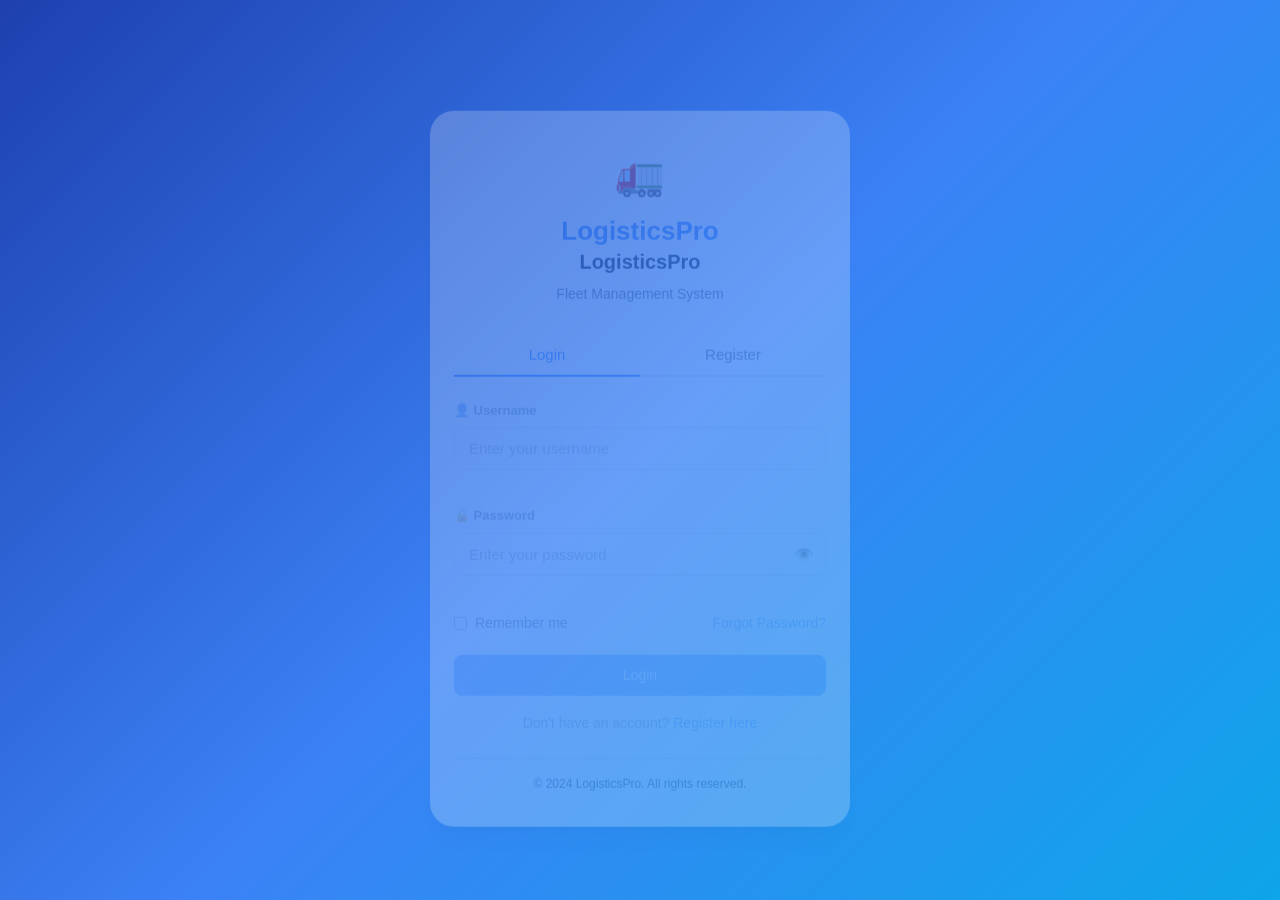
<file: expenses.html>
<!DOCTYPE html>
<html lang="en">
<head>
    <meta charset="UTF-8">
    <meta name="viewport" content="width=device-width, initial-scale=1.0, maximum-scale=1.0">
    <title>Expenses - LogisticsPro</title>
    <link rel="stylesheet" href="assets/css/style.css">
    <style>
        .crm-modal-overlay{display:none;position:fixed;inset:0;background:rgba(0,0,0,.55);z-index:10000;align-items:center;justify-content:center;padding:1rem;}
        .crm-modal-overlay.open{display:flex;}
        @media(max-width:600px){.crm-modal-overlay{align-items:flex-end;padding:0;}.crm-modal{border-radius:1rem 1rem 0 0;max-height:92vh;}}
    </style>
</head>
<body>
<script src="assets/js/layout.js"></script>

<main class="main-content">
    <div class="page-header">
        <h1>💰 Expenses</h1>
        <button class="btn btn-primary" id="addExpenseBtn">+ Add Expense</button>
    </div>

    <!-- Filters -->
    <div class="filter-bar">
        <div class="filter-group">
            <select class="filter-select" id="filterMonth">
                <option value="current">This Month</option>
                <option value="last">Last Month</option>
                <option value="3months">Last 3 Months</option>
                <option value="year">This Year</option>
            </select>
            <select class="filter-select" id="filterVehicle">
                <option value="">All Vehicles</option>
                <option value="1">MH04 AB1234</option>
                <option value="2">GJ05 CD5678</option>
                <option value="3">RJ06 EF9012</option>
            </select>
            <select class="filter-select" id="filterCategory">
                <option value="">All Categories</option>
                <option value="fuel">Fuel</option>
                <option value="emi">EMI</option>
                <option value="maintenance">Maintenance</option>
                <option value="tyres">Tyres</option>
                <option value="salaries">Salaries</option>
            </select>
        </div>
        <div class="filter-group">
            <button class="btn btn-outline" onclick="showNotification('Excel export coming soon!','info')">📥 Excel</button>
            <button class="btn btn-outline" onclick="showNotification('PDF export coming soon!','info')">📄 PDF</button>
        </div>
    </div>

    <!-- Summary -->
    <div class="card">
        <div class="card-header"><h2>Expense Summary — January 2024</h2></div>
        <div class="card-body">
            <div class="expense-summary-box">
                <div class="summary-total">
                    <span style="font-weight:600;color:var(--gray-700)">Total Expenses</span>
                    <span class="amount">₹12,50,000</span>
                </div>
                <div class="expense-breakdown-chart">
                    <div class="breakdown-item"><div class="breakdown-bar"><div class="bar-fill" style="width:36%;background:#3b82f6"></div></div><span>⛽ Fuel ₹4,50,000 (36%)</span></div>
                    <div class="breakdown-item"><div class="breakdown-bar"><div class="bar-fill" style="width:32%;background:#ef4444"></div></div><span>💰 EMI ₹4,00,000 (32%)</span></div>
                    <div class="breakdown-item"><div class="breakdown-bar"><div class="bar-fill" style="width:16%;background:#10b981"></div></div><span>⚙️ Maintenance ₹2,00,000 (16%)</span></div>
                    <div class="breakdown-item"><div class="breakdown-bar"><div class="bar-fill" style="width:8%;background:#f59e0b"></div></div><span>🛞 Tyres ₹1,00,000 (8%)</span></div>
                    <div class="breakdown-item"><div class="breakdown-bar"><div class="bar-fill" style="width:6%;background:#8b5cf6"></div></div><span>👥 Salaries ₹75,000 (6%)</span></div>
                    <div class="breakdown-item"><div class="breakdown-bar"><div class="bar-fill" style="width:2%;background:#6b7280"></div></div><span>📋 Others ₹25,000 (2%)</span></div>
                </div>
            </div>
        </div>
    </div>

    <!-- Table -->
    <div class="card">
        <div class="card-header">
            <h2>All Expenses</h2>
            <span style="font-size:.875rem;color:var(--gray-500)" id="expenseCount">Showing 10 records</span>
        </div>
        <div class="card-body" style="padding:0">
            <div class="table-responsive">
                <table class="data-table" id="expensesTable">
                    <thead>
                        <tr>
                            <th>Date</th>
                            <th>Vehicle</th>
                            <th>Category</th>
                            <th>Type</th>
                            <th>Amount</th>
                            <th>Notes</th>
                            <th>Actions</th>
                        </tr>
                    </thead>
                    <tbody>
                        <tr>
                            <td>20-Jan-2024</td><td>MH04 AB1234</td><td>💰 Finance</td><td>EMI</td><td><strong>₹45,000</strong></td><td>HDFC Bank</td>
                            <td><button class="btn btn-sm btn-outline" onclick="viewExpense(this)">View</button></td>
                        </tr>
                        <tr>
                            <td>20-Jan-2024</td><td>GJ05 CD5678</td><td>💰 Finance</td><td>EMI</td><td><strong>₹42,000</strong></td><td>ICICI Bank</td>
                            <td><button class="btn btn-sm btn-outline" onclick="viewExpense(this)">View</button></td>
                        </tr>
                        <tr>
                            <td>19-Jan-2024</td><td>All Vehicles</td><td>👥 Staff</td><td>Salary</td><td><strong>₹75,000</strong></td><td>Driver salaries</td>
                            <td><button class="btn btn-sm btn-outline" onclick="viewExpense(this)">View</button></td>
                        </tr>
                        <tr>
                            <td>18-Jan-2024</td><td>RJ06 EF9012</td><td>⛽ Fuel</td><td>Diesel</td><td><strong>₹15,000</strong></td><td>250L, Shell</td>
                            <td><button class="btn btn-sm btn-outline" onclick="viewExpense(this)">View</button></td>
                        </tr>
                        <tr>
                            <td>18-Jan-2024</td><td>MH04 AB1234</td><td>⛽ Fuel</td><td>Diesel</td><td><strong>₹12,000</strong></td><td>200L, HP</td>
                            <td><button class="btn btn-sm btn-outline" onclick="viewExpense(this)">View</button></td>
                        </tr>
                        <tr>
                            <td>15-Jan-2024</td><td>UP07 GH3456</td><td>🔧 Repair</td><td>Engine</td><td><strong>₹18,000</strong></td><td>Engine overhaul</td>
                            <td><button class="btn btn-sm btn-outline" onclick="viewExpense(this)">View</button></td>
                        </tr>
                        <tr>
                            <td>15-Jan-2024</td><td>MH04 AB1234</td><td>🔧 Repair</td><td>Brake</td><td><strong>₹5,000</strong></td><td>Brake system</td>
                            <td><button class="btn btn-sm btn-outline" onclick="viewExpense(this)">View</button></td>
                        </tr>
                        <tr>
                            <td>12-Jan-2024</td><td>GJ05 CD5678</td><td>⛽ Fuel</td><td>Diesel</td><td><strong>₹13,000</strong></td><td>220L, IOCL</td>
                            <td><button class="btn btn-sm btn-outline" onclick="viewExpense(this)">View</button></td>
                        </tr>
                        <tr>
                            <td>10-Jan-2024</td><td>MH04 AB1234</td><td>⛽ Fuel</td><td>Diesel</td><td><strong>₹12,000</strong></td><td>200L, BP</td>
                            <td><button class="btn btn-sm btn-outline" onclick="viewExpense(this)">View</button></td>
                        </tr>
                        <tr>
                            <td>05-Jan-2024</td><td>RJ06 EF9012</td><td>⚙️ Service</td><td>Full Service</td><td><strong>₹9,000</strong></td><td>Regular servicing</td>
                            <td><button class="btn btn-sm btn-outline" onclick="viewExpense(this)">View</button></td>
                        </tr>
                    </tbody>
                </table>
            </div>
            <div class="pagination" style="padding:1rem 1.25rem">
                <p>Showing 1–10 of 156 expenses</p>
                <div class="pagination-buttons">
                    <button class="btn btn-sm" disabled>← Prev</button>
                    <button class="btn btn-sm btn-primary">1</button>
                    <button class="btn btn-sm">2</button>
                    <button class="btn btn-sm">3</button>
                    <button class="btn btn-sm">Next →</button>
                </div>
            </div>
        </div>
    </div>
</main>

<!-- Add Expense Modal -->
<div class="crm-modal-overlay" id="addExpenseOverlay">
    <div class="crm-modal">
        <div class="crm-modal-header">
            <h3>💰 Add Expense</h3>
            <button class="crm-modal-close" id="closeExpenseModal">✕</button>
        </div>
        <div class="crm-modal-body">
            <div class="form-grid">
                <div class="fgrp">
                    <label>Category *</label>
                    <select id="expCategory">
                        <option value="">Select category</option>
                        <option>Fuel</option><option>EMI</option><option>Maintenance</option>
                        <option>Tyres</option><option>Salary</option><option>Others</option>
                    </select>
                </div>
                <div class="fgrp">
                    <label>Amount (₹) *</label>
                    <input type="number" id="expAmount" placeholder="e.g. 5000">
                </div>
                <div class="fgrp">
                    <label>Date *</label>
                    <input type="date" id="expDate">
                </div>
                <div class="fgrp">
                    <label>Vehicle</label>
                    <select id="expVehicle">
                        <option value="">Select vehicle</option>
                        <option>MH04 AB1234</option><option>GJ05 CD5678</option>
                        <option>RJ06 EF9012</option><option>UP07 GH3456</option>
                        <option>All Vehicles</option>
                    </select>
                </div>
                <div class="fgrp">
                    <label>Type / Sub-category</label>
                    <input type="text" id="expType" placeholder="e.g. Diesel, Brake repair">
                </div>
                <div class="fgrp">
                    <label>Vendor / Bank</label>
                    <input type="text" id="expVendor" placeholder="e.g. HDFC Bank, HP Pump">
                </div>
                <div class="fgrp full-width">
                    <label>Notes</label>
                    <textarea id="expNotes" rows="2" placeholder="Any additional notes…"></textarea>
                </div>
            </div>
        </div>
        <div class="crm-modal-footer">
            <button class="btn btn-outline" id="cancelExpenseModal">Cancel</button>
            <button class="btn btn-primary" id="saveExpenseBtn">💾 Save Expense</button>
        </div>
    </div>
</div>

<script src="https://code.jquery.com/jquery-3.6.0.min.js"></script>
<script src="assets/js/api.js"></script>
<script src="assets/js/auth.js"></script>
<script src="assets/js/main.js"></script>
<script>
function openModal(id){ $('#'+id).addClass('open'); $('body').css('overflow','hidden'); }
function closeModal(id){ $('#'+id).removeClass('open'); $('body').css('overflow',''); }

function viewExpense(btn) {
    const row = $(btn).closest('tr');
    const cells = row.find('td');
    showNotification('Expense: '+cells.eq(3).text()+' — '+cells.eq(4).text(),'info');
}

$(function(){
    // Set today's date as default
    $('#expDate').val(new Date().toISOString().split('T')[0]);

    $('#addExpenseBtn').on('click', () => openModal('addExpenseOverlay'));
    $('#closeExpenseModal, #cancelExpenseModal').on('click', () => closeModal('addExpenseOverlay'));
    $('.crm-modal-overlay').on('click', function(e){ if($(e.target).hasClass('crm-modal-overlay')) closeModal($(this).attr('id')); });

    $('#saveExpenseBtn').on('click', function(){
        const cat = $('#expCategory').val(), amt = $('#expAmount').val(), date = $('#expDate').val();
        if(!cat || !amt || !date){ showNotification('Fill all required fields (*)','error'); return; }
        const vehicle = $('#expVehicle').val() || 'N/A';
        const type = $('#expType').val() || '—';
        const notes = $('#expNotes').val() || '—';
        const newRow = `<tr>
            <td>${date}</td><td>${vehicle}</td><td>${cat}</td><td>${type}</td>
            <td><strong>₹${Number(amt).toLocaleString('en-IN')}</strong></td>
            <td>${notes}</td>
            <td><button class="btn btn-sm btn-outline" onclick="viewExpense(this)">View</button></td>
        </tr>`;
        $('#expensesTable tbody').prepend(newRow);
        showNotification('Expense added successfully!','success');
        closeModal('addExpenseOverlay');
        $('#addExpenseOverlay form')[0] && ($('#expCategory').val(''), $('#expAmount').val(''), $('#expNotes').val(''));
    });
});
</script>
</body>
</html>
</file>
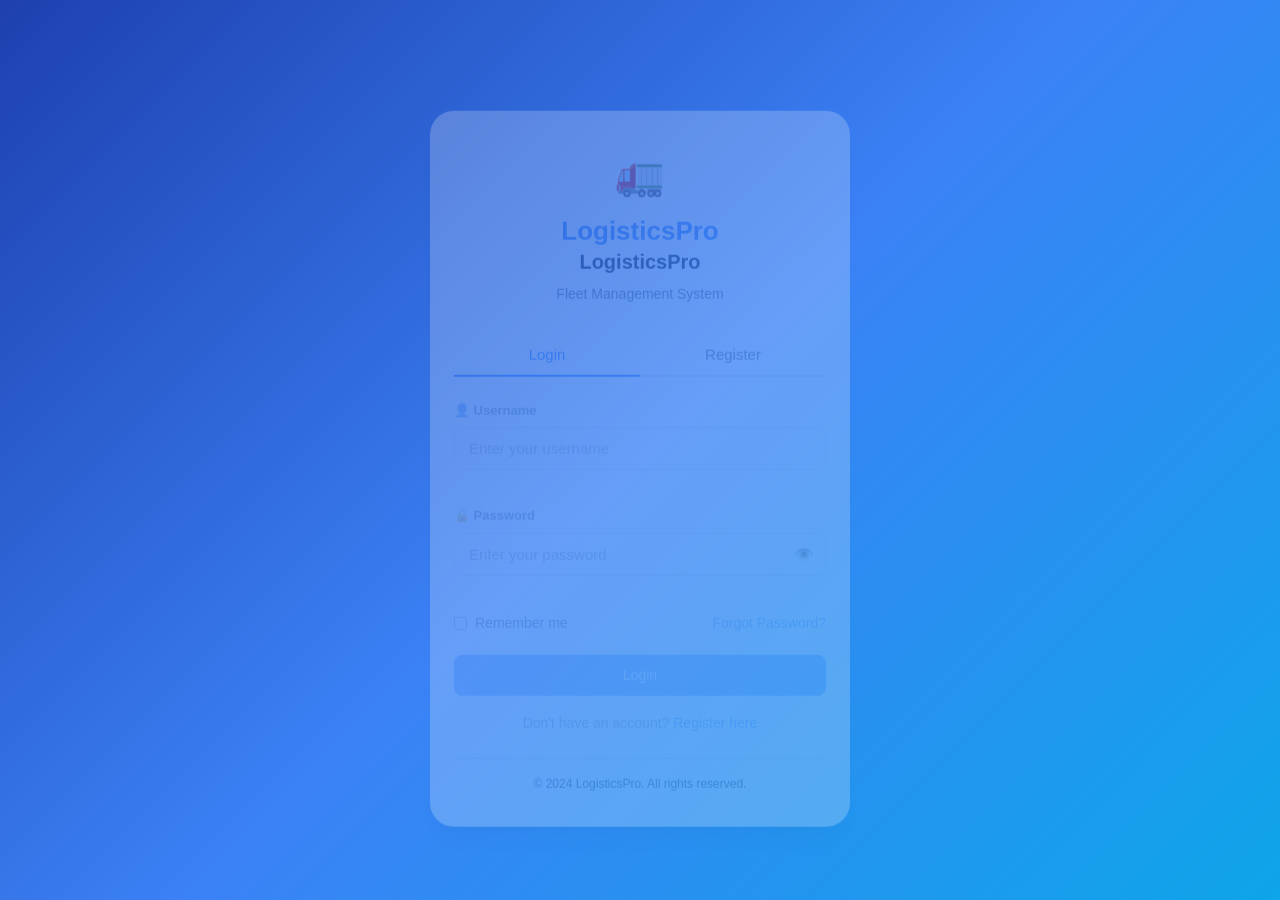
<file: notifications.html>
<!DOCTYPE html>
<html lang="en">

<head>
    <meta charset="UTF-8">
    <meta name="viewport" content="width=device-width, initial-scale=1.0, maximum-scale=1.0">
    <title>Notifications - LogisticsPro</title>
    <link rel="stylesheet" href="assets/css/style.css">
</head>

<body>
    <script src="assets/js/layout.js"></script>

    <main class="main-content">
        <div class="page-header">
            <h1>🔔 Notifications</h1>
            <button class="btn btn-outline" id="markAllReadBtn">✅ Mark All Read</button>
        </div>

        <div class="notification-tabs">
            <button class="notif-tab active" data-filter="all">All <span class="tab-count"
                    id="count-all">0</span></button>
            <button class="notif-tab" data-filter="unread">Unread <span class="tab-count danger"
                    id="count-unread">0</span></button>
            <button class="notif-tab" data-filter="urgent">🔴 Urgent <span class="tab-count danger"
                    id="count-urgent">0</span></button>
            <button class="notif-tab" data-filter="warning">⚠️ Warning <span class="tab-count warning"
                    id="count-warning">0</span></button>
            <button class="notif-tab" data-filter="info">ℹ️ Info <span class="tab-count"
                    id="count-info">0</span></button>
        </div>

        <div class="notifications-container" id="notificationsList">
            <div id="notif-skeleton" style="display:flex;flex-direction:column;gap:.75rem;">
                <div
                    style="height:90px;border-radius:.75rem;background:linear-gradient(90deg,#f3f4f6 25%,#f9fafb 50%,#f3f4f6 75%);background-size:200% 100%;animation:shimmer 1.4s infinite;">
                </div>
                <div
                    style="height:90px;border-radius:.75rem;background:linear-gradient(90deg,#f3f4f6 25%,#f9fafb 50%,#f3f4f6 75%);background-size:200% 100%;animation:shimmer 1.4s infinite;">
                </div>
                <div
                    style="height:90px;border-radius:.75rem;background:linear-gradient(90deg,#f3f4f6 25%,#f9fafb 50%,#f3f4f6 75%);background-size:200% 100%;animation:shimmer 1.4s infinite;">
                </div>
            </div>
        </div>
    </main>

    <script src="https://code.jquery.com/jquery-3.6.0.min.js"></script>
    <script src="assets/js/api.js"></script>
    <script src="assets/js/auth.js"></script>
    <script src="assets/js/main.js"></script>

    <script>
        $(function () {

            /* ── Helpers ─────────────────────────────────────────────────────────── */

            function getUrgency(daysLeft) {
                if (daysLeft <= 0) return 'urgent';
                if (daysLeft <= 7) return 'warning';
                return 'info';
            }

            function urgencyIcon(u) {
                return u === 'urgent' ? '🔴' : u === 'warning' ? '⚠️' : 'ℹ️';
            }

            function daysLabel(daysLeft, expiryDate) {
                if (daysLeft <= 0 && expiryDate) {
                    const d = new Date(expiryDate);
                    const day = d.getDate();
                    const suffix = day % 10 === 1 && day !== 11 ? 'st'
                        : day % 10 === 2 && day !== 12 ? 'nd'
                            : day % 10 === 3 && day !== 13 ? 'rd' : 'th';
                    const month = d.toLocaleString('en-IN', { month: 'long' });
                    const year = d.getFullYear();
                    return 'Expired on ' + day + suffix + ' ' + month + ' ' + year;
                }
                if (daysLeft === 1) return 'Expires tomorrow';
                return 'Expires in ' + daysLeft + ' days';
            }

            function typeLabel(type) {
                if (!type) return 'Document';
                return type.replace(/_/g, ' ').replace(/\b\w/g, function (c) { return c.toUpperCase(); });
            }

            function buildTitle(alert) {
                return typeLabel(alert.type) + ' — ' + (alert.vehicleNo || '');
            }

            function escHtml(s) {
                if (!s) return '';
                return String(s)
                    .replace(/&/g, '&amp;')
                    .replace(/</g, '&lt;')
                    .replace(/>/g, '&gt;');
            }

            /* ── Card builder ────────────────────────────────────────────────────── */

            function buildCard(alert) {
                const urgency = getUrgency(alert.daysLeft);
                const icon = urgencyIcon(urgency);
                const title = escHtml(buildTitle(alert));
                const timeStr = daysLabel(alert.daysLeft, alert.expiry_date);
                const vehicleId = alert.vehicleId || '';
                const ctaClass = urgency === 'urgent' ? 'btn-danger' : 'btn-primary';
                const ctaLabel = urgency === 'urgent' ? 'Renew Now' : 'View Vehicle';

                return `
        <div class="notif-card unread ${urgency}" data-type="${urgency}"
             data-vehicle-id="${escHtml(String(vehicleId))}"
             data-doc-type="${escHtml(alert.type)}"
             data-expiry-date="${escHtml(alert.expiry_date || '')}">
          <div class="notif-icon ${urgency}">${icon}</div>
          <div class="notif-content">
            <div class="notif-header">
              <h4>${title}</h4>
              <span class="notif-time">${timeStr}</span>
            </div>
            <div class="notif-actions">
              <a href="vehicle-detail.html?id=${escHtml(String(vehicleId))}"
                 class="btn btn-sm ${ctaClass}">${ctaLabel}</a>
              <button class="btn btn-sm btn-outline mark-read-btn">Mark as Read</button>
            </div>
          </div>
          <div class="notif-unread-dot"></div>
        </div>`;
            }

            /* ── Render ──────────────────────────────────────────────────────────── */

            function renderAlerts(alerts) {
                $('#notif-skeleton').hide();
                const container = $('#notificationsList');

                if (!alerts || !alerts.length) {
                    container.html(
                        '<div style="text-align:center;padding:3rem;color:var(--gray-500);">' +
                        '<p style="font-size:2.5rem;">🔔</p>' +
                        '<p style="margin-top:.75rem;font-weight:500;color:var(--gray-600);">No notifications</p>' +
                        '<p style="font-size:.875rem;margin-top:.375rem;">All clear! No document alerts at the moment.</p>' +
                        '</div>'
                    );
                    updateCounts();
                    return;
                }

                const severityRank = { urgent: 0, warning: 1, info: 2 };
                const sorted = alerts.slice().sort(function (a, b) {
                    const ua = getUrgency(a.daysLeft), ub = getUrgency(b.daysLeft);
                    if (severityRank[ua] !== severityRank[ub]) return severityRank[ua] - severityRank[ub];
                    return a.daysLeft - b.daysLeft;
                });

                container.html(
                    '<div class="notif-group">' +
                    '<h3 class="notif-group-title">Document Alerts</h3>' +
                    sorted.map(buildCard).join('') +
                    '</div>'
                );

                updateCounts();
            }

            /* ── Counts & tabs ───────────────────────────────────────────────────── */

            function updateCounts() {
                const total = $('.notif-card').length;
                const unread = $('.notif-card.unread').length;
                const urgent = $('.notif-card[data-type="urgent"]').length;
                const warning = $('.notif-card[data-type="warning"]').length;
                const info = $('.notif-card[data-type="info"]').length;

                $('#count-all').text(total);
                $('#count-unread').text(unread);
                $('#count-urgent').text(urgent);
                $('#count-warning').text(warning);
                $('#count-info').text(info);

                ['notifBadge', 'sidebarNotifBadge', 'bottomNotifBadge'].forEach(function (id) {
                    const el = document.getElementById(id);
                    if (el) { el.textContent = unread; el.style.display = unread === 0 ? 'none' : ''; }
                });
            }

            /* ── Tab filter ──────────────────────────────────────────────────────── */

            $('.notif-tab').on('click', function () {
                $('.notif-tab').removeClass('active');
                $(this).addClass('active');
                const filter = $(this).data('filter');
                if (filter === 'all') {
                    $('.notif-card').show();
                } else if (filter === 'unread') {
                    $('.notif-card').hide(); $('.notif-card.unread').show();
                } else {
                    $('.notif-card').hide(); $('.notif-card[data-type="' + filter + '"]').show();
                }
            });

            /* ── Mark as read ────────────────────────────────────────────────────── */

            $(document).on('click', '.mark-read-btn', function () {
                const card = $(this).closest('.notif-card');
                card.removeClass('unread').addClass('read').find('.notif-unread-dot').remove();
                $(this).remove();
                updateCounts();
                showNotification('Marked as read', 'success');
            });

            $('#markAllReadBtn').on('click', function () {
                $('.notif-card').removeClass('unread').addClass('read');
                $('.notif-unread-dot').remove();
                $('.mark-read-btn').remove();
                updateCounts();
                showNotification('All notifications marked as read', 'success');
            });

            /* ── Load ────────────────────────────────────────────────────────────── */

            function loadAlerts() {
                const stored = sessionStorage.getItem('alerts');

                if (stored !== null) {
                    // Cache exists — render immediately
                    const alerts = JSON.parse(stored);
                    renderAlerts(alerts);
                    return;
                }

                // Cache empty — layout.js is fetching in background, wait for it
                document.addEventListener('alertsReady', function onReady() {
                    document.removeEventListener('alertsReady', onReady);
                    const fresh = sessionStorage.getItem('alerts');
                    renderAlerts(fresh ? JSON.parse(fresh) : []);
                });

                // Safety net: 8s timeout
                setTimeout(function () {
                    if ($('#notif-skeleton').is(':visible')) {
                        renderAlerts([]);
                    }
                }, 8000);
            }

            loadAlerts();
        });
    </script>

</body>

</html>
</file>
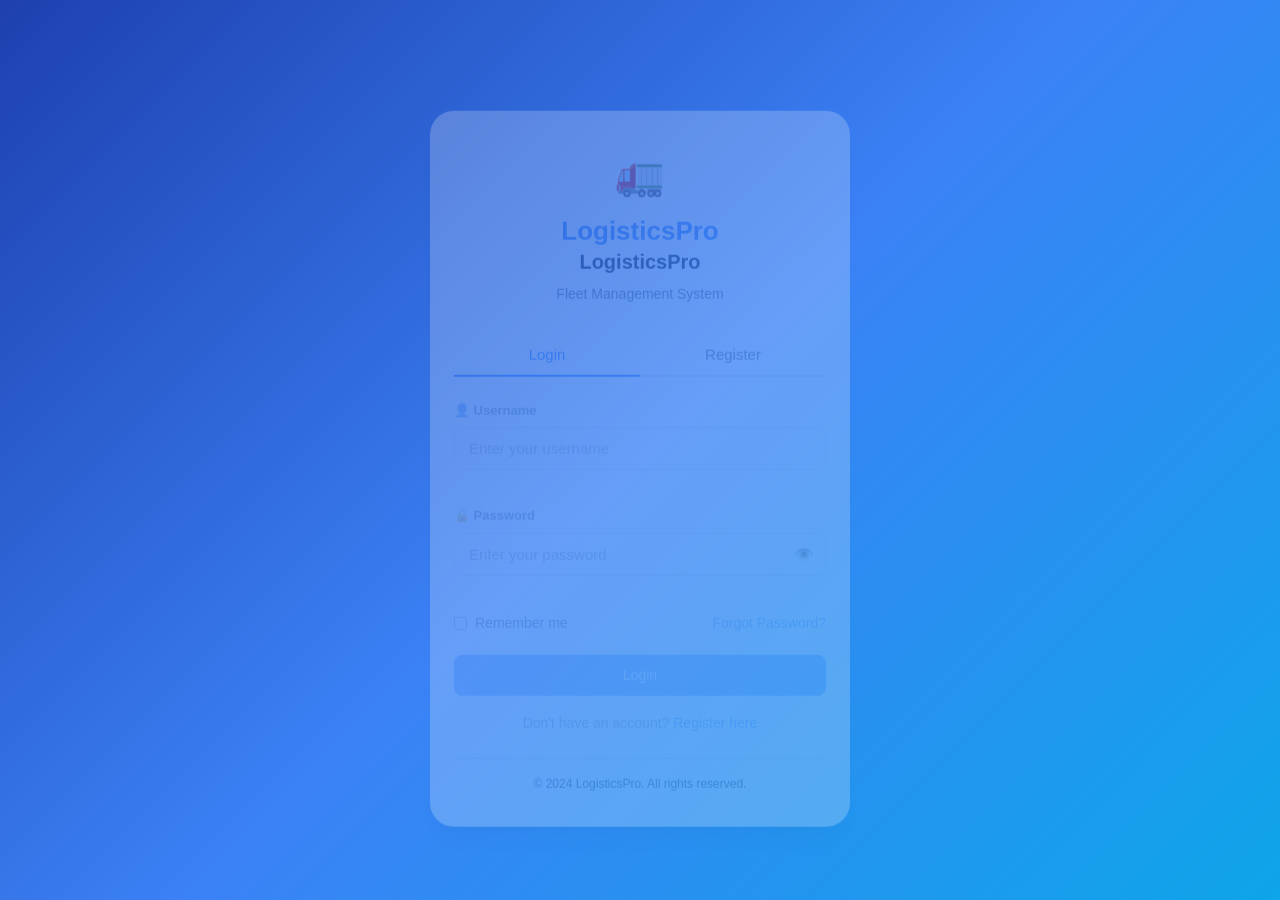
<file: notificationsOld.html>
<!DOCTYPE html>
<html lang="en">

<head>
    <meta charset="UTF-8">
    <meta name="viewport" content="width=device-width, initial-scale=1.0, maximum-scale=1.0">
    <title>Notifications - LogisticsPro</title>
    <link rel="stylesheet" href="assets/css/style.css">
</head>

<body>
    <script src="assets/js/layout.js"></script>

    <main class="main-content">
        <div class="page-header">
            <h1>🔔 Notifications</h1>
            <button class="btn btn-outline" id="markAllReadBtn">✅ Mark All Read</button>
        </div>

        <!-- Filter Tabs -->
        <div class="notification-tabs">
            <button class="notif-tab active" data-filter="all">All <span class="tab-count"
                    id="count-all">12</span></button>
            <button class="notif-tab" data-filter="unread">Unread <span class="tab-count danger"
                    id="count-unread">8</span></button>
            <button class="notif-tab" data-filter="urgent">🔴 Urgent <span class="tab-count danger"
                    id="count-urgent">3</span></button>
            <button class="notif-tab" data-filter="warning">⚠️ Warning <span class="tab-count warning"
                    id="count-warning">4</span></button>
            <button class="notif-tab" data-filter="info">ℹ️ Info <span class="tab-count"
                    id="count-info">5</span></button>
        </div>

        <div class="notifications-container" id="notificationsList">

            <!-- Today -->
            <div class="notif-group">
                <h3 class="notif-group-title">Today</h3>

                <div class="notif-card unread urgent" data-type="urgent">
                    <div class="notif-icon urgent">🔴</div>
                    <div class="notif-content">
                        <div class="notif-header">
                            <h4>EMI Due Today — GJ05 CD5678</h4>
                            <span class="notif-time">2 hours ago</span>
                        </div>
                        <p>EMI payment of <strong>₹42,000</strong> is due today for GJ05 CD5678. Bank: ICICI Bank.</p>
                        <div class="notif-actions">
                            <a href="vehicle-detail.html?id=2" class="btn btn-sm btn-primary">View Vehicle</a>
                            <button class="btn btn-sm btn-outline mark-read-btn">Mark as Read</button>
                        </div>
                    </div>
                    <div class="notif-unread-dot"></div>
                </div>

                <div class="notif-card unread urgent" data-type="urgent">
                    <div class="notif-icon urgent">🔴</div>
                    <div class="notif-content">
                        <div class="notif-header">
                            <h4>Permit Expired — RJ06 EF9012</h4>
                            <span class="notif-time">5 hours ago</span>
                        </div>
                        <p>Vehicle permit for <strong>RJ06 EF9012</strong> has expired. Renew immediately to avoid
                            penalties.</p>
                        <div class="notif-actions">
                            <a href="vehicle-detail.html?id=3" class="btn btn-sm btn-danger">Renew Now</a>
                            <button class="btn btn-sm btn-outline mark-read-btn">Mark as Read</button>
                        </div>
                    </div>
                    <div class="notif-unread-dot"></div>
                </div>

                <div class="notif-card unread warning" data-type="warning">
                    <div class="notif-icon warning">⚠️</div>
                    <div class="notif-content">
                        <div class="notif-header">
                            <h4>Insurance Expiring Soon — MH04 AB1234</h4>
                            <span class="notif-time">8 hours ago</span>
                        </div>
                        <p>Insurance for <strong>MH04 AB1234</strong> expires in <strong>5 days</strong> (05-Mar-2024).
                            Please renew.</p>
                        <div class="notif-actions">
                            <a href="vehicle-detail.html?id=1" class="btn btn-sm btn-primary">View Details</a>
                            <button class="btn btn-sm btn-outline mark-read-btn">Mark as Read</button>
                        </div>
                    </div>
                    <div class="notif-unread-dot"></div>
                </div>

                <div class="notif-card unread warning" data-type="warning">
                    <div class="notif-icon warning">⚠️</div>
                    <div class="notif-content">
                        <div class="notif-header">
                            <h4>Tyre Change Required — MH04 AB1234</h4>
                            <span class="notif-time">10 hours ago</span>
                        </div>
                        <p>Tyre change due for <strong>MH04 AB1234</strong>. Running: 45,000 km. Change at: 50,000 km.
                            Remaining: 5,000 km.</p>
                        <div class="notif-actions">
                            <a href="vehicle-detail.html?id=1" class="btn btn-sm btn-primary">View Vehicle</a>
                            <button class="btn btn-sm btn-outline mark-read-btn">Mark as Read</button>
                        </div>
                    </div>
                    <div class="notif-unread-dot"></div>
                </div>
            </div>

            <!-- Yesterday -->
            <div class="notif-group">
                <h3 class="notif-group-title">Yesterday</h3>

                <div class="notif-card unread warning" data-type="warning">
                    <div class="notif-icon warning">⚠️</div>
                    <div class="notif-content">
                        <div class="notif-header">
                            <h4>EMI Due in 5 Days — MH04 AB1234</h4>
                            <span class="notif-time">1 day ago</span>
                        </div>
                        <p>EMI of <strong>₹45,000</strong> is due on <strong>05-Feb-2024</strong> for MH04 AB1234. Bank:
                            HDFC Bank.</p>
                        <div class="notif-actions">
                            <a href="vehicle-detail.html?id=1" class="btn btn-sm btn-primary">View Details</a>
                            <button class="btn btn-sm btn-outline mark-read-btn">Mark as Read</button>
                        </div>
                    </div>
                    <div class="notif-unread-dot"></div>
                </div>

                <div class="notif-card unread info" data-type="info">
                    <div class="notif-icon info">ℹ️</div>
                    <div class="notif-content">
                        <div class="notif-header">
                            <h4>Service Due — UP07 GH3456</h4>
                            <span class="notif-time">1 day ago</span>
                        </div>
                        <p>Regular service due for <strong>UP07 GH3456</strong> in 7 days. Last service: 05-Oct-2023.
                        </p>
                        <div class="notif-actions">
                            <a href="vehicle-detail.html?id=4" class="btn btn-sm btn-primary">View Vehicle</a>
                            <button class="btn btn-sm btn-outline mark-read-btn">Mark as Read</button>
                        </div>
                    </div>
                    <div class="notif-unread-dot"></div>
                </div>

                <div class="notif-card unread urgent" data-type="urgent">
                    <div class="notif-icon urgent">🔴</div>
                    <div class="notif-content">
                        <div class="notif-header">
                            <h4>Fitness Certificate Expired — DL08 IJ7890</h4>
                            <span class="notif-time">1 day ago</span>
                        </div>
                        <p>Fitness certificate for <strong>DL08 IJ7890</strong> expired yesterday. Renew immediately.
                        </p>
                        <div class="notif-actions">
                            <a href="vehicle-detail.html?id=5" class="btn btn-sm btn-danger">Renew Now</a>
                            <button class="btn btn-sm btn-outline mark-read-btn">Mark as Read</button>
                        </div>
                    </div>
                    <div class="notif-unread-dot"></div>
                </div>
            </div>

            <!-- Older -->
            <div class="notif-group">
                <h3 class="notif-group-title">Older</h3>

                <div class="notif-card read info" data-type="info">
                    <div class="notif-icon info">ℹ️</div>
                    <div class="notif-content">
                        <div class="notif-header">
                            <h4>GST Payment Due — January 2024</h4>
                            <span class="notif-time">3 days ago</span>
                        </div>
                        <p>GST payment for January 2024 is due on <strong>20-Feb-2024</strong>. Estimated amount:
                            ₹94,500.</p>
                        <div class="notif-actions">
                            <a href="reports.html" class="btn btn-sm btn-outline">View GST Report</a>
                        </div>
                    </div>
                </div>

                <div class="notif-card read info" data-type="info">
                    <div class="notif-icon info">ℹ️</div>
                    <div class="notif-content">
                        <div class="notif-header">
                            <h4>Payment Received — ABC Builders</h4>
                            <span class="notif-time">5 days ago</span>
                        </div>
                        <p>Payment of <strong>₹35,000</strong> received from ABC Builders for Invoice #INV-0045.</p>
                        <div class="notif-actions">
                            <a href="billing.html" class="btn btn-sm btn-outline">View Invoice</a>
                        </div>
                    </div>
                </div>

                <div class="notif-card read info" data-type="info">
                    <div class="notif-icon info">ℹ️</div>
                    <div class="notif-content">
                        <div class="notif-header">
                            <h4>Service Completed — RJ06 EF9012</h4>
                            <span class="notif-time">7 days ago</span>
                        </div>
                        <p>Regular service completed for <strong>RJ06 EF9012</strong>. Cost: ₹9,000. Next service due:
                            15-Apr-2024.</p>
                        <div class="notif-actions">
                            <a href="vehicle-detail.html?id=3" class="btn btn-sm btn-outline">View Details</a>
                        </div>
                    </div>
                </div>

                <div class="notif-card read info" data-type="info">
                    <div class="notif-icon info">ℹ️</div>
                    <div class="notif-content">
                        <div class="notif-header">
                            <h4>Road Tax Due — DL08 IJ7890</h4>
                            <span class="notif-time">7 days ago</span>
                        </div>
                        <p>Road tax for <strong>DL08 IJ7890</strong> is due on <strong>31-Mar-2024</strong>. Amount:
                            ₹18,000.</p>
                        <div class="notif-actions">
                            <a href="vehicle-detail.html?id=5" class="btn btn-sm btn-outline">View Vehicle</a>
                        </div>
                    </div>
                </div>
            </div>

        </div><!-- /notifications-container -->
    </main>

    <script src="https://code.jquery.com/jquery-3.6.0.min.js"></script>
    <script src="assets/js/api.js"></script>
    <script src="assets/js/auth.js"></script>
    <script src="assets/js/main.js"></script>
    <script src="assets/js/vehicles.js"></script>
    <script>
        $(function () {
            function updateCounts() {
                const unread = $('.notif-card.unread').length;
                const urgent = $('.notif-card[data-type="urgent"]').length;
                const warning = $('.notif-card[data-type="warning"]').length;
                const info = $('.notif-card[data-type="info"]').length;
                const total = $('.notif-card').length;
                $('#count-all').text(total);
                $('#count-unread').text(unread);
                $('#count-urgent').text(urgent);
                $('#count-warning').text(warning);
                $('#count-info').text(info);
                // Update header badge
                $('#notifBadge, #sidebarNotifBadge, #bottomNotifBadge').text(unread);
            }

            // Tab filter
            $('.notif-tab').on('click', function () {
                $('.notif-tab').removeClass('active');
                $(this).addClass('active');
                const filter = $(this).data('filter');
                if (filter === 'all') { $('.notif-card').show(); }
                else if (filter === 'unread') { $('.notif-card').hide(); $('.notif-card.unread').show(); }
                else { $('.notif-card').hide(); $('.notif-card[data-type="' + filter + '"]').show(); }
            });

            // Mark single as read
            $(document).on('click', '.mark-read-btn', function () {
                const card = $(this).closest('.notif-card');
                card.removeClass('unread').addClass('read');
                card.find('.notif-unread-dot').remove();
                $(this).remove();
                updateCounts();
                showNotification('Marked as read', 'success');
            });

            // Mark all as read
            $('#markAllReadBtn').on('click', function () {
                $('.notif-card').removeClass('unread').addClass('read');
                $('.notif-unread-dot').remove();
                $('.mark-read-btn').remove();
                updateCounts();
                showNotification('All notifications marked as read', 'success');
            });
        });
    </script>
</body>

</html>
</file>
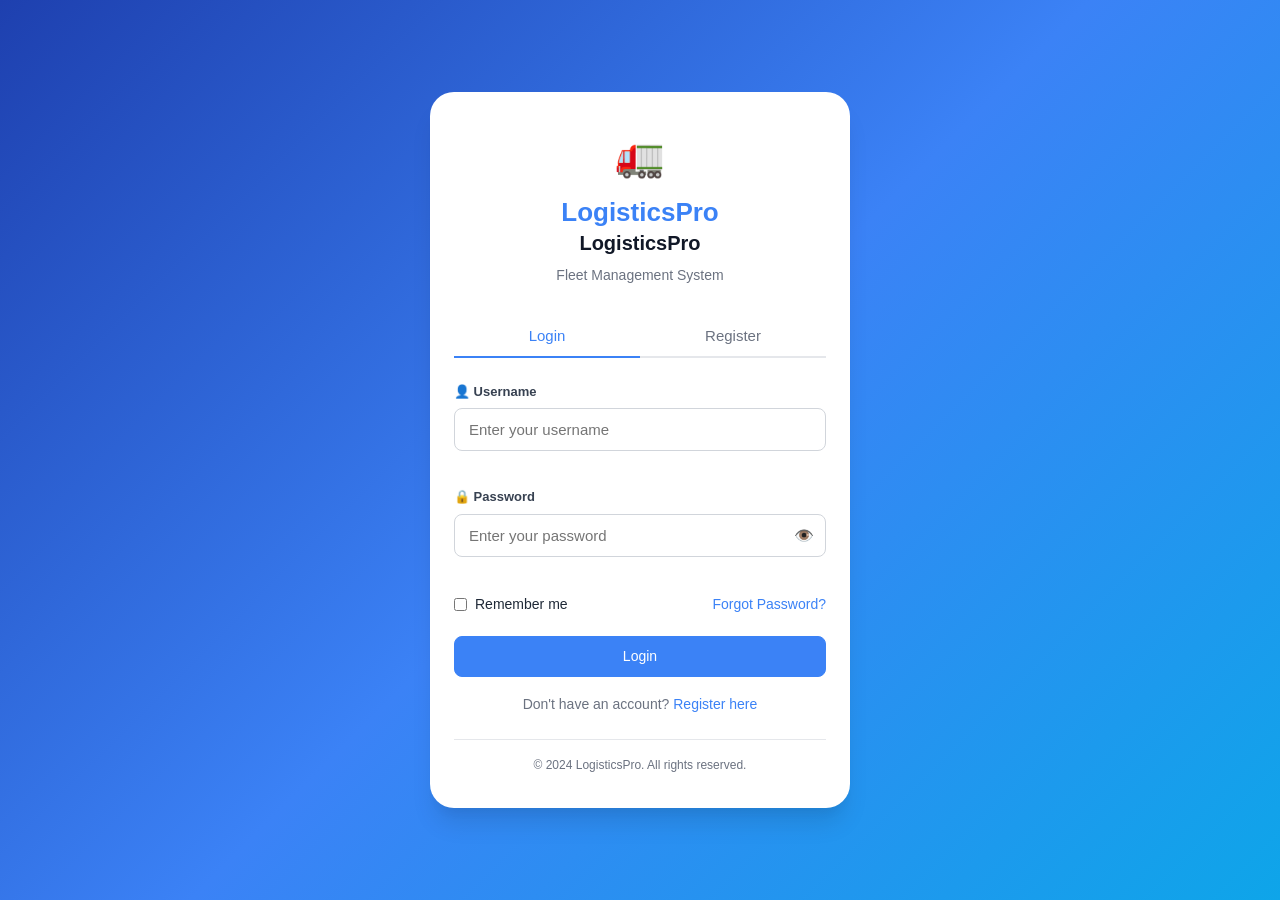
<file: settings.html>
<!DOCTYPE html>
<html lang="en">

<head>
    <meta charset="UTF-8">
    <meta name="viewport" content="width=device-width, initial-scale=1.0, maximum-scale=1.0">
    <title>Settings - LogisticsPro</title>
    <link rel="stylesheet" href="assets/css/style.css">
</head>

<body>
    <script src="assets/js/layout.js"></script>

    <main class="main-content">
        <div class="page-header">
            <h1>⚙️ Settings</h1>
        </div>

        <div class="tabs">
            <button class="tab-btn active" data-tab="company">🏢 Company</button>
            <button class="tab-btn" data-tab="users">👥 Users</button>
            <button class="tab-btn" data-tab="notif-settings">🔔 Alerts</button>
            <button class="tab-btn" data-tab="categories">📋 Categories</button>
        </div>

        <!-- Company Tab -->
        <div class="tab-pane active" id="company">
            <div class="card">
                <div class="card-header">
                    <h2>Company Information</h2>
                </div>
                <div class="card-body">
                    <form id="companyForm">
                        <div class="form-grid">
                            <div class="fgrp"><label>Company Name</label><input type="text" value="Janai Enterprises"
                                    class="form-input"></div>
                            <div class="fgrp"><label>Phone Number</label><input type="tel" value="+91 98765 43210"
                                    class="form-input"></div>
                            <div class="fgrp"><label>Email Address</label><input type="email" value="info@janai.com"
                                    class="form-input"></div>
                            <div class="fgrp"><label>Website</label><input type="url" value="www.janai.com"
                                    class="form-input"></div>
                            <div class="fgrp full-width"><label>Address</label><textarea class="form-input"
                                    rows="2">123, Business Hub, Andheri East, Mumbai</textarea></div>
                            <div class="fgrp"><label>City</label><input type="text" value="Mumbai" class="form-input">
                            </div>
                            <div class="fgrp"><label>State</label><input type="text" value="Maharashtra"
                                    class="form-input"></div>
                            <div class="fgrp"><label>PIN Code</label><input type="text" value="400069"
                                    class="form-input"></div>
                            <div class="fgrp"><label>GSTIN</label><input type="text" value="27XXXXX1234X1ZX"
                                    class="form-input"></div>
                            <div class="fgrp"><label>PAN Number</label><input type="text" value="XXXXX1234X"
                                    class="form-input"></div>
                            <div class="fgrp full-width">
                                <label>Company Logo</label>
                                <div class="file-upload">
                                    <input type="file" id="logoUpload" accept="image/*">
                                    <label for="logoUpload" class="file-upload-label">📁 Choose Logo File</label>
                                    <span class="file-name">logo.png (Current)</span>
                                </div>
                            </div>
                        </div>
                        <div class="form-actions">
                            <button type="submit" class="btn btn-primary">💾 Save Changes</button>
                            <button type="reset" class="btn btn-outline">↩️ Reset</button>
                        </div>
                    </form>
                </div>
            </div>
        </div>

        <!-- Users Tab -->
        <div class="tab-pane" id="users">
            <div class="card">
                <div class="card-header">
                    <h2>Users &amp; Permissions</h2>
                    <button class="btn btn-primary btn-sm" id="addUserBtn">+ Add User</button>
                </div>
                <div class="card-body" style="padding:0">
                    <div class="table-responsive">
                        <table class="data-table">
                            <thead>
                                <tr>
                                    <th>Name</th>
                                    <th>Email</th>
                                    <th>Role</th>
                                    <th>Status</th>
                                    <th>Last Login</th>
                                    <th>Actions</th>
                                </tr>
                            </thead>
                            <tbody>
                                <tr>
                                    <td>👤 Admin User</td>
                                    <td>admin@janai.com</td>
                                    <td><span class="badge info">Admin</span></td>
                                    <td><span class="badge success">Active</span></td>
                                    <td>Today, 9:30 AM</td>
                                    <td><button class="btn btn-sm btn-outline"
                                            onclick="showNotification('Edit user coming soon!','info')">Edit</button>
                                    </td>
                                </tr>
                                <tr>
                                    <td>👤 Fleet Manager</td>
                                    <td>manager@janai.com</td>
                                    <td><span class="badge warning">Manager</span></td>
                                    <td><span class="badge success">Active</span></td>
                                    <td>Yesterday, 6:15 PM</td>
                                    <td>
                                        <button class="btn btn-sm btn-outline"
                                            onclick="showNotification('Edit user coming soon!','info')">Edit</button>
                                        <button class="btn btn-sm btn-danger"
                                            onclick="showNotification('Delete user coming soon!','info')">Delete</button>
                                    </td>
                                </tr>
                                <tr>
                                    <td>👤 Accountant</td>
                                    <td>accounts@janai.com</td>
                                    <td><span class="badge secondary">Staff</span></td>
                                    <td><span class="badge success">Active</span></td>
                                    <td>2 days ago</td>
                                    <td>
                                        <button class="btn btn-sm btn-outline"
                                            onclick="showNotification('Edit user coming soon!','info')">Edit</button>
                                        <button class="btn btn-sm btn-danger"
                                            onclick="showNotification('Delete user coming soon!','info')">Delete</button>
                                    </td>
                                </tr>
                            </tbody>
                        </table>
                    </div>
                </div>
            </div>
        </div>

        <!-- Notification Settings Tab -->
        <div class="tab-pane" id="notif-settings">
            <div class="card">
                <div class="card-header">
                    <h2>Notification Preferences</h2>
                </div>
                <div class="card-body">
                    <form id="notifSettingsForm">
                        <div class="settings-section">
                            <h3>📧 Email Notifications</h3>
                            <div class="settings-list">
                                <div class="setting-item">
                                    <div class="setting-info">
                                        <h4>EMI Due Reminder</h4>
                                        <p>Get notified before EMI due date</p>
                                    </div>
                                    <div class="setting-controls">
                                        <select class="filter-select">
                                            <option>5 days before</option>
                                            <option>3 days before</option>
                                            <option>1 day before</option>
                                        </select>
                                        <label class="toggle"><input type="checkbox" checked><span
                                                class="toggle-slider"></span></label>
                                    </div>
                                </div>
                                <div class="setting-item">
                                    <div class="setting-info">
                                        <h4>Document Expiry Alert</h4>
                                        <p>Reminder for RC, Insurance, Permit, etc.</p>
                                    </div>
                                    <div class="setting-controls">
                                        <select class="filter-select" id="docExpiryDays">
                                            <option value="5">5 days before</option>
                                            <option value="3">3 days before</option>
                                            <option value="1">1 day before</option>
                                        </select>
                                        <label class="toggle">
                                            <input type="checkbox" id="docExpiryToggle" checked>
                                            <span class="toggle-slider"></span>
                                        </label>
                                    </div>
                                </div>
                                <div class="setting-item">
                                    <div class="setting-info">
                                        <h4>Tyre Change Alert</h4>
                                        <p>Get notified when tyre change is needed</p>
                                    </div>
                                    <div class="setting-controls">
                                        <select class="filter-select">
                                            <option>5,000 km before</option>
                                            <option>3,000 km before</option>
                                            <option>1,000 km before</option>
                                        </select>
                                        <label class="toggle"><input type="checkbox" checked><span
                                                class="toggle-slider"></span></label>
                                    </div>
                                </div>
                                <div class="setting-item">
                                    <div class="setting-info">
                                        <h4>Service Due Reminder</h4>
                                        <p>Vehicle servicing reminder</p>
                                    </div>
                                    <div class="setting-controls">
                                        <select class="filter-select">
                                            <option>7 days before</option>
                                            <option>3 days before</option>
                                            <option>1 day before</option>
                                        </select>
                                        <label class="toggle"><input type="checkbox" checked><span
                                                class="toggle-slider"></span></label>
                                    </div>
                                </div>
                                <div class="setting-item">
                                    <div class="setting-info">
                                        <h4>GST Payment Reminder</h4>
                                        <p>Monthly GST payment reminder</p>
                                    </div>
                                    <div class="setting-controls">
                                        <select class="filter-select">
                                            <option>10 days before</option>
                                            <option>5 days before</option>
                                        </select>
                                        <label class="toggle"><input type="checkbox" checked><span
                                                class="toggle-slider"></span></label>
                                    </div>
                                </div>
                            </div>
                        </div>
                        <div class="settings-section">
                            <h3>📱 SMS Notifications</h3>
                            <div class="settings-list">
                                <div class="setting-item">
                                    <div class="setting-info">
                                        <h4>EMI Due (Same Day)</h4>
                                        <p>SMS on EMI due date</p>
                                    </div>
                                    <div class="setting-controls"><label class="toggle"><input type="checkbox"
                                                checked><span class="toggle-slider"></span></label></div>
                                </div>
                                <div class="setting-item">
                                    <div class="setting-info">
                                        <h4>Document Expiry Urgent</h4>
                                        <p>SMS when document expires in 7 days</p>
                                    </div>
                                    <div class="setting-controls"><label class="toggle"><input type="checkbox"
                                                checked><span class="toggle-slider"></span></label></div>
                                </div>
                            </div>
                        </div>
                        <div class="form-actions">
                            <button type="submit" class="btn btn-primary">💾 Save Preferences</button>
                        </div>
                    </form>
                </div>
            </div>
        </div>

        <!-- Categories Tab -->
        <div class="tab-pane" id="categories">
            <div class="categories-grid">
                <div class="card">
                    <div class="card-header">
                        <h2>💰 Expense Categories</h2>
                        <button class="btn btn-sm btn-primary"
                            onclick="showNotification('Add category coming soon!','info')">+ Add</button>
                    </div>
                    <div class="card-body">
                        <div class="category-list">
                            <div class="category-item"><span>⛽ Fuel</span>
                                <div><button class="btn btn-sm btn-outline"
                                        onclick="showNotification('Edit coming soon!','info')">Edit</button> <button
                                        class="btn btn-sm btn-danger"
                                        onclick="showNotification('Delete coming soon!','info')">Del</button></div>
                            </div>
                            <div class="category-item"><span>💰 EMI / Finance</span>
                                <div><button class="btn btn-sm btn-outline"
                                        onclick="showNotification('Edit coming soon!','info')">Edit</button> <button
                                        class="btn btn-sm btn-danger"
                                        onclick="showNotification('Delete coming soon!','info')">Del</button></div>
                            </div>
                            <div class="category-item"><span>⚙️ Servicing</span>
                                <div><button class="btn btn-sm btn-outline"
                                        onclick="showNotification('Edit coming soon!','info')">Edit</button> <button
                                        class="btn btn-sm btn-danger"
                                        onclick="showNotification('Delete coming soon!','info')">Del</button></div>
                            </div>
                            <div class="category-item"><span>🔧 Repair</span>
                                <div><button class="btn btn-sm btn-outline"
                                        onclick="showNotification('Edit coming soon!','info')">Edit</button> <button
                                        class="btn btn-sm btn-danger"
                                        onclick="showNotification('Delete coming soon!','info')">Del</button></div>
                            </div>
                            <div class="category-item"><span>🛞 Tyres</span>
                                <div><button class="btn btn-sm btn-outline"
                                        onclick="showNotification('Edit coming soon!','info')">Edit</button> <button
                                        class="btn btn-sm btn-danger"
                                        onclick="showNotification('Delete coming soon!','info')">Del</button></div>
                            </div>
                            <div class="category-item"><span>👥 Salaries</span>
                                <div><button class="btn btn-sm btn-outline"
                                        onclick="showNotification('Edit coming soon!','info')">Edit</button> <button
                                        class="btn btn-sm btn-danger"
                                        onclick="showNotification('Delete coming soon!','info')">Del</button></div>
                            </div>
                        </div>
                    </div>
                </div>
                <div class="card">
                    <div class="card-header">
                        <h2>📄 Document Types</h2>
                        <button class="btn btn-sm btn-primary"
                            onclick="showNotification('Add document type coming soon!','info')">+ Add</button>
                    </div>
                    <div class="card-body">
                        <div class="category-list">
                            <div class="category-item"><span>📄 RC Book</span>
                                <div><button class="btn btn-sm btn-outline"
                                        onclick="showNotification('Edit coming soon!','info')">Edit</button> <button
                                        class="btn btn-sm btn-danger"
                                        onclick="showNotification('Delete coming soon!','info')">Del</button></div>
                            </div>
                            <div class="category-item"><span>🛡️ Insurance</span>
                                <div><button class="btn btn-sm btn-outline"
                                        onclick="showNotification('Edit coming soon!','info')">Edit</button> <button
                                        class="btn btn-sm btn-danger"
                                        onclick="showNotification('Delete coming soon!','info')">Del</button></div>
                            </div>
                            <div class="category-item"><span>📋 Permit</span>
                                <div><button class="btn btn-sm btn-outline"
                                        onclick="showNotification('Edit coming soon!','info')">Edit</button> <button
                                        class="btn btn-sm btn-danger"
                                        onclick="showNotification('Delete coming soon!','info')">Del</button></div>
                            </div>
                            <div class="category-item"><span>🌿 Pollution Certificate</span>
                                <div><button class="btn btn-sm btn-outline"
                                        onclick="showNotification('Edit coming soon!','info')">Edit</button> <button
                                        class="btn btn-sm btn-danger"
                                        onclick="showNotification('Delete coming soon!','info')">Del</button></div>
                            </div>
                            <div class="category-item"><span>✔️ Fitness Certificate</span>
                                <div><button class="btn btn-sm btn-outline"
                                        onclick="showNotification('Edit coming soon!','info')">Edit</button> <button
                                        class="btn btn-sm btn-danger"
                                        onclick="showNotification('Delete coming soon!','info')">Del</button></div>
                            </div>
                            <div class="category-item"><span>🧾 Road Tax</span>
                                <div><button class="btn btn-sm btn-outline"
                                        onclick="showNotification('Edit coming soon!','info')">Edit</button> <button
                                        class="btn btn-sm btn-danger"
                                        onclick="showNotification('Delete coming soon!','info')">Del</button></div>
                            </div>
                        </div>
                    </div>
                </div>
            </div>
        </div>
    </main>

    <script src="https://code.jquery.com/jquery-3.6.0.min.js"></script>
    <script src="assets/js/api.js"></script>
    <script src="assets/js/auth.js"></script>
    <script src="assets/js/main.js"></script>
    <script>
        $(function () {
            // ── Tab switching ────────────────────────────────────────────────────────
            $('.tab-btn').on('click', function () {
                $('.tab-btn').removeClass('active');
                $('.tab-pane').removeClass('active');
                $(this).addClass('active');
                $('#' + $(this).data('tab')).addClass('active');
            });

            // ── Forms ────────────────────────────────────────────────────────────────
            $('#companyForm').on('submit', function (e) {
                e.preventDefault();
                showNotification('Company settings saved!', 'success');
            });
            $('#addUserBtn').on('click', function () {
                showNotification('Add user feature coming soon!', 'info');
            });

            // ── Notification Preferences ─────────────────────────────────────────────

            var NOTIF_KEY = 'notifPrefs';

            var DEFAULT_PREFS = {
                docExpiry: {
                    enabled: true,
                    days: 5   // must be one of the values in REMINDER_DAYS in layout.js
                }
            };

            function loadPrefs() {
                try {
                    return JSON.parse(localStorage.getItem(NOTIF_KEY)) || DEFAULT_PREFS;
                } catch (e) {
                    return DEFAULT_PREFS;
                }
            }

            function savePrefs(prefs) {
                localStorage.setItem(NOTIF_KEY, JSON.stringify(prefs));
            }

            // Paint the saved values onto the form
            function applyPrefsToForm(prefs) {
                $('#docExpiryDays').val(prefs.docExpiry.days);
                $('#docExpiryToggle').prop('checked', prefs.docExpiry.enabled);
                updateDocExpiryState(prefs.docExpiry.enabled);
            }

            // Grey out the select when the toggle is off
            function updateDocExpiryState(enabled) {
                $('#docExpiryDays')
                    .prop('disabled', !enabled)
                    .css({
                        'opacity': enabled ? 1 : 0.45,
                        'pointer-events': enabled ? 'auto' : 'none',
                        'cursor': enabled ? 'pointer' : 'not-allowed'
                    });
            }

            // Toggle interaction
            $('#docExpiryToggle').on('change', function () {
                updateDocExpiryState(this.checked);
            });

            // Save
            $('#notifSettingsForm').on('submit', function (e) {
                e.preventDefault();
                var prefs = {
                    docExpiry: {
                        enabled: $('#docExpiryToggle').is(':checked'),
                        days: parseInt($('#docExpiryDays').val(), 10)
                    }
                };
                savePrefs(prefs);
                // Clear alert cache so layout.js re-generates with new thresholds on next load
                sessionStorage.removeItem('alerts');
                showNotification('Notification preferences saved!', 'success');
            });

            // Boot — restore saved values
            applyPrefsToForm(loadPrefs());
        });
    </script>
</body>

</html>
</file>
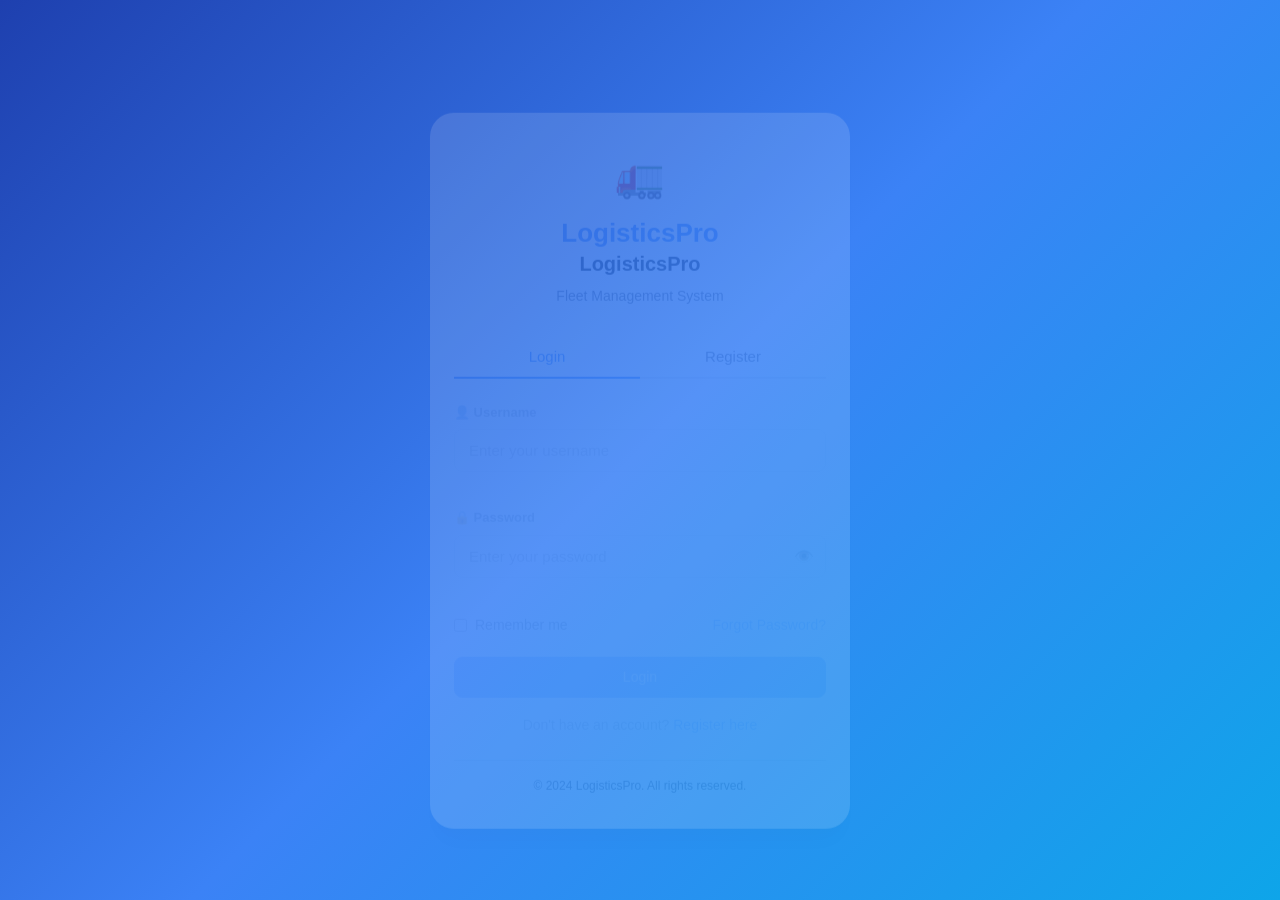
<file: transit_checklist.html>
<!DOCTYPE html>
<html lang="mr">
<head>
    <meta charset="UTF-8">
    <meta name="viewport" content="width=device-width, initial-scale=1.0, maximum-scale=1.0">
    <title>Transit Checklist - LogisticsPro</title>
    <link rel="stylesheet" href="assets/css/style.css">
    <link rel="stylesheet" href="assets/css/transit_checklist_style.css">
    <link href="https://fonts.googleapis.com/css2?family=Noto+Sans+Devanagari:wght@400;600;700&family=Inter:wght@400;500;600;700&display=swap" rel="stylesheet">
</head>
<body class="checklist-page">

<!-- Layout injects header + sidebar + bottom nav -->
<script src="assets/js/layout.js"></script>

<!-- Push content below header -->
<div style="height:60px"></div>

<div class="cl-wrapper" style="padding-bottom: 80px">

    <!-- Page Header -->
    <div class="cl-header">
        <h1>🏗️ JANAI ENTERPRISES</h1>
        <h2>DAILY CHECKLIST FOR TRANSIT MIXERS</h2>
    </div>

    <!-- Vehicle Info -->
    <div class="cl-card">
        <div class="cl-card-title">वाहन माहिती</div>
        <div class="cl-form-grid cols-3">
            <div class="cl-form-group">
                <label class="cl-label">गाडी नंबर</label>
                <input class="cl-input" type="text" id="vehicleNum" placeholder="MH-XX-XXXX">
            </div>
            <div class="cl-form-group">
                <label class="cl-label">शाखा</label>
                <input class="cl-input" type="text" id="branchName" placeholder="शाखा">
            </div>
            <div class="cl-form-group">
                <label class="cl-label">दिनांक</label>
                <input class="cl-input" type="date" id="entryDate">
            </div>
        </div>
    </div>

    <!-- ─── MOBILE: Card-based trips ─── -->
    <div class="mobile-trips">
        <div class="cl-card-title" style="padding:0 0 8px;margin-bottom:10px;font-size:13px;font-weight:700;color:var(--tc-primary);border-bottom:2px solid var(--tc-primary-light)">
            चलान नोंदी
        </div>
        <div id="trips-container"></div>
        <button class="cl-btn-add" id="add-row-mobile">
            <svg xmlns="http://www.w3.org/2000/svg" fill="none" viewBox="0 0 24 24" stroke="currentColor" stroke-width="2.5">
                <path stroke-linecap="round" stroke-linejoin="round" d="M12 4.5v15m7.5-7.5h-15"/>
            </svg>
            नवीन चलान जोडा
        </button>
    </div>

    <!-- ─── DESKTOP: Full table ─── -->
    <div class="desktop-table-wrapper cl-card">
        <div class="cl-card-title">चलान नोंदी</div>
        <div style="overflow-x:auto">
            <table class="cl-dt">
                <thead>
                    <tr>
                        <th rowspan="2">चालन क्र.</th>
                        <th rowspan="2">पार्टीचे नाव</th>
                        <th colspan="4">वेळ</th>
                        <th rowspan="2">एकूण वेळ</th>
                        <th colspan="3">किलोमीटर</th>
                        <th colspan="2">डिझेल</th>
                        <th rowspan="2">एकूण रनिंग</th>
                        <th rowspan="2">नग</th>
                    </tr>
                    <tr>
                        <th>प्लांट निघणे</th>
                        <th>साईट पोहोच</th>
                        <th>साईट निघणे</th>
                        <th>प्लांट पोहोच</th>
                        <th>सुरुवात</th>
                        <th>शेवट</th>
                        <th>एकूण</th>
                        <th>सुरुवात</th>
                        <th>शेवट</th>
                    </tr>
                </thead>
                <tbody id="desktop-tbody"></tbody>
            </table>
        </div>
        <button class="cl-btn-add" id="add-row-desktop" style="margin-top:12px">
            <svg xmlns="http://www.w3.org/2000/svg" fill="none" viewBox="0 0 24 24" stroke="currentColor" stroke-width="2.5">
                <path stroke-linecap="round" stroke-linejoin="round" d="M12 4.5v15m7.5-7.5h-15"/>
            </svg>
            नवीन ओळ जोडा
        </button>
    </div>

    <!-- Diesel & Lubricant -->
    <div class="cl-card">
        <div class="cl-card-title">दिलेला माल</div>

        <div class="cl-section-label">डिझेल</div>
        <div id="diesel-entries">
            <div class="cl-form-grid" style="margin-bottom:8px">
                <div class="cl-form-group"><label class="cl-label">कि.मी. रिडिंग</label><input class="cl-input" type="number" placeholder="0"></div>
                <div class="cl-form-group"><label class="cl-label">नग (Qty)</label><input class="cl-input" type="number" placeholder="0"></div>
            </div>
            <div class="cl-form-grid" style="margin-bottom:8px">
                <div class="cl-form-group"><label class="cl-label">कि.मी. रिडिंग</label><input class="cl-input" type="number" placeholder="0"></div>
                <div class="cl-form-group"><label class="cl-label">नग (Qty)</label><input class="cl-input" type="number" placeholder="0"></div>
            </div>
            <div class="cl-form-grid" style="margin-bottom:8px">
                <div class="cl-form-group"><label class="cl-label">कि.मी. रिडिंग</label><input class="cl-input" type="number" placeholder="0"></div>
                <div class="cl-form-group"><label class="cl-label">नग (Qty)</label><input class="cl-input" type="number" placeholder="0"></div>
            </div>
        </div>

        <div class="cl-section-label" style="margin-top:14px">लुब्रिकंट</div>
        <div class="lube-grid">
            <span class="lube-label">इंजिन ऑईल</span><input class="cl-input" type="text" placeholder="नग">
            <span class="lube-label">एच वा डी ऑईल</span><input class="cl-input" type="text" placeholder="नग">
            <span class="lube-label">गियर ऑईल</span><input class="cl-input" type="text" placeholder="नग">
        </div>

        <div class="cl-form-grid" style="margin-top:14px">
            <div class="cl-form-group cl-full"><label class="cl-label">साईट इन्चार्ज</label><input class="cl-input" type="text" placeholder="नाव"></div>
            <div class="cl-form-group cl-full"><label class="cl-label">मटेरियल आय.सी.</label><input class="cl-input" type="text" placeholder="नाव"></div>
        </div>
    </div>

    <!-- Checklist -->
    <div class="cl-card">
        <div class="cl-card-title">चेकलिस्ट</div>
        <div class="cl-checklist" id="checklist"></div>
    </div>

    <!-- Signature -->
    <div class="cl-card">
        <div class="cl-card-title">सिग्नेचर</div>
        <div class="signature-box">✍️ येथे स्वाक्षरी करा</div>
    </div>

    <!-- Print button -->
    <button class="cl-btn-print" onclick="preparePrint()">🖨️ Print / PDF</button>

    <!-- Print layout (hidden) -->
    <div id="print-layout" style="display:none">
        <div class="print-page">
            <h2 style="text-align:center">JANAI ENTERPRISES</h2>
            <h4 style="text-align:center">DAILY CHECKLIST FOR TRANSIT MIXERS</h4>
            <div class="print-info">
                <span>गाडी नंबर: <b id="p-vehicle"></b></span>
                <span>शाखा: <b id="p-branch"></b></span>
                <span>दिनांक: <b id="p-date"></b></span>
            </div>
            <table class="print-table">
                <thead>
                    <tr>
                        <th>चालन</th><th>पार्टी</th><th>प्लांट</th>
                        <th>साईट</th><th>साईट</th><th>प्लांट</th>
                        <th>KM सुरुवात</th><th>KM शेवट</th><th>एकूण</th>
                    </tr>
                </thead>
                <tbody id="print-body"></tbody>
            </table>
            <div class="print-bottom">
                <div class="print-box"><h4>डिझेल</h4><div id="p-diesel"></div></div>
                <div class="print-box"><h4>चेकलिस्ट</h4><div id="p-checklist"></div></div>
                <div class="print-box"><h4>सिग्नेचर</h4><div class="sign-box"></div></div>
            </div>
        </div>
    </div>
</div><!-- /cl-wrapper -->

<script src="https://code.jquery.com/jquery-3.6.0.min.js"></script>
<script src="assets/js/api.js"></script>
<script src="assets/js/auth.js"></script>
<script src="assets/js/main.js"></script>
<script src="assets/js/transit_checklist.js"></script>
</body>
</html>
</file>
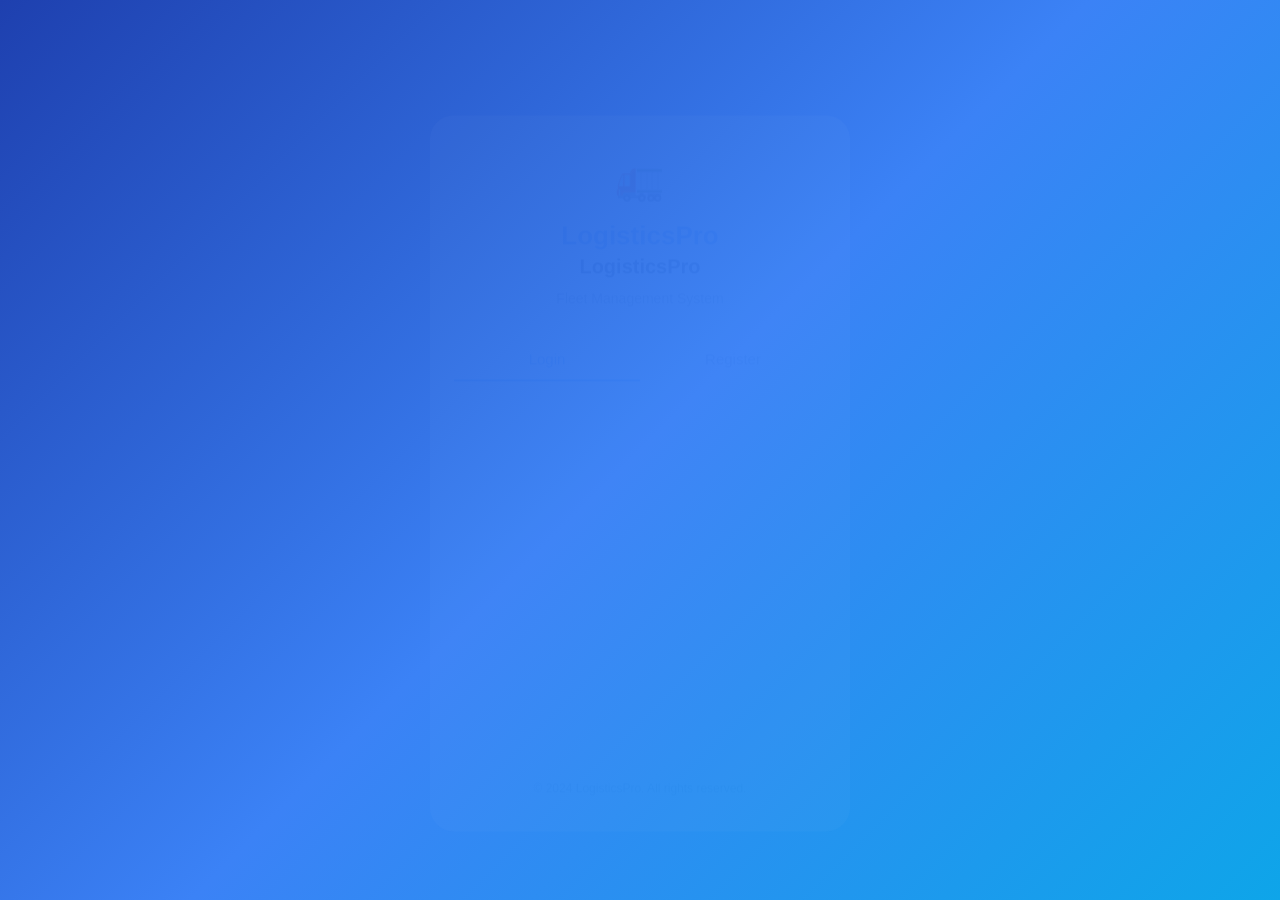
<file: vehicle-detail.html>
<!DOCTYPE html>
<html lang="en">

<head>
    <meta charset="UTF-8">
    <meta name="viewport" content="width=device-width, initial-scale=1.0, maximum-scale=1.0">
    <title>Vehicle Details - LogisticsPro</title>
    <link rel="stylesheet" href="assets/css/style.css">
    <style>
        .crm-modal-overlay {
            display: none;
            position: fixed;
            inset: 0;
            background: rgba(0, 0, 0, .55);
            z-index: 10000;
            align-items: center;
            justify-content: center;
            padding: 1rem;
        }

        .crm-modal-overlay.open {
            display: flex;
        }

        @media(max-width:600px) {
            .crm-modal-overlay {
                align-items: flex-end;
                padding: 0;
            }

            .crm-modal {
                border-radius: 1rem 1rem 0 0;
                max-height: 92vh;
            }
        }

        /* Change driver dropdown */
        .driver-change-wrap {
            position: relative;
            display: inline-block;
        }

        .driver-dropdown-menu {
            display: none;
            position: absolute;
            top: calc(100% + 6px);
            right: 0;
            background: var(--white);
            border: 1px solid var(--border);
            border-radius: var(--radius-lg);
            box-shadow: var(--shadow-lg);
            min-width: 220px;
            z-index: 500;
            max-height: 260px;
            overflow-y: auto;
        }

        .driver-dropdown-menu.open {
            display: block;
            animation: dropIn .18s ease;
        }

        @keyframes dropIn {
            from {
                opacity: 0;
                transform: translateY(-6px)
            }

            to {
                opacity: 1;
                transform: translateY(0)
            }
        }

        .driver-option {
            display: flex;
            align-items: center;
            gap: .625rem;
            padding: .75rem 1rem;
            font-size: .875rem;
            cursor: pointer;
            transition: background .15s;
        }

        .driver-option:hover {
            background: var(--primary-light);
        }

        .driver-option.active {
            background: var(--primary-light);
            color: var(--primary);
            font-weight: 600;
        }

        .driver-option .driver-opt-avatar {
            width: 30px;
            height: 30px;
            border-radius: 50%;
            background: var(--gray-100);
            display: flex;
            align-items: center;
            justify-content: center;
            font-size: 1rem;
            flex-shrink: 0;
        }

        .driver-option .driver-opt-info {
            min-width: 0;
        }

        .driver-option .driver-opt-name {
            font-weight: 500;
            color: var(--gray-900);
        }

        .driver-option .driver-opt-phone {
            font-size: .75rem;
            color: var(--gray-500);
        }

        .driver-dropdown-divider {
            height: 1px;
            background: var(--border);
            margin: .25rem 0;
        }

        .driver-option.unassign {
            color: var(--danger);
        }

        .driver-option.unassign:hover {
            background: var(--danger-light);
        }

        /* Document upload area */
        .file-drop-zone {
            border: 2px dashed var(--gray-300);
            border-radius: var(--radius);
            padding: 1.25rem;
            text-align: center;
            cursor: pointer;
            transition: var(--transition);
            background: var(--gray-50);
        }

        .file-drop-zone:hover,
        .file-drop-zone.dragover {
            border-color: var(--primary);
            background: var(--primary-light);
        }

        .file-drop-zone input {
            display: none;
        }

        .file-drop-zone .file-icon {
            font-size: 2rem;
            margin-bottom: .375rem;
        }

        .file-drop-zone p {
            font-size: .8125rem;
            color: var(--gray-500);
            margin: 0;
        }

        .file-selected-name {
            font-size: .8125rem;
            color: var(--success);
            font-weight: 500;
            margin-top: .375rem;
        }

        /* Skeleton */
        .skeleton {
            background: linear-gradient(90deg, var(--gray-100) 25%, var(--gray-50) 50%, var(--gray-100) 75%);
            background-size: 200% 100%;
            animation: shimmer 1.4s infinite;
            border-radius: var(--radius);
        }

        @keyframes shimmer {
            0% {
                background-position: 200% 0
            }

            100% {
                background-position: -200% 0
            }
        }

        .sk-line {
            height: 16px;
            margin-bottom: 10px;
        }

        .sk-line.wide {
            width: 100%;
        }

        .sk-line.mid {
            width: 65%;
        }

        .sk-line.short {
            width: 40%;
        }
    </style>
</head>

<body>
    <script src="assets/js/layout.js"></script>

    <main class="main-content">

        <!-- Back + actions -->
        <div
            style="display:flex;align-items:center;justify-content:space-between;flex-wrap:wrap;gap:.75rem;margin-bottom:.875rem;">
            <a href="vehicles.html" class="btn btn-outline">← Back to Vehicles</a>
            <div style="display:flex;gap:.5rem;flex-wrap:wrap;" id="headerActions" style="display:none;">
                <button class="btn btn-outline" id="editVehicleBtn">✏️ Edit Vehicle</button>
                <button class="btn btn-danger" id="deleteVehicleBtn">🗑️ Delete</button>
            </div>
        </div>

        <!-- Vehicle header (filled by JS) -->
        <div class="vehicle-detail-header" id="vehicleHeader">
            <div class="vehicle-main-info">
                <div class="skeleton sk-line wide" style="height:28px;margin-bottom:10px;max-width:280px;"></div>
                <div class="skeleton sk-line mid"></div>
                <div class="skeleton sk-line short"></div>
            </div>
        </div>

        <!-- Tabs -->
        <div class="tabs">
            <button class="tab-btn active" data-tab="basic">Basic Info</button>
            <button class="tab-btn" data-tab="documents">Documents</button>
            <button class="tab-btn" data-tab="expenses">Expenses</button>
            <button class="tab-btn" data-tab="earnings">Earnings</button>
            <button class="tab-btn" data-tab="trips">Trips</button>
            <button class="tab-btn" data-tab="maintenance">Maintenance</button>
        </div>

        <!-- ── BASIC INFO ── -->
        <div class="tab-pane active" id="basic">
            <div class="detail-grid">

                <!-- Vehicle details card -->
                <div class="card">
                    <div class="card-header">
                        <h2>Vehicle Details</h2>
                    </div>
                    <div class="card-body" id="vehicleInfoBody">
                        <div class="skeleton sk-line wide"></div>
                        <div class="skeleton sk-line mid"></div>
                        <div class="skeleton sk-line wide"></div>
                        <div class="skeleton sk-line short"></div>
                        <div class="skeleton sk-line wide"></div>
                    </div>
                </div>

                <!-- Driver card -->
                <div class="card">
                    <div class="card-header">
                        <h2>Driver Details</h2>
                        <!-- Change Driver dropdown button -->
                        <div class="driver-change-wrap">
                            <button class="btn btn-sm btn-primary" id="changeDriverBtn">🔄 Change Driver ▾</button>
                            <div class="driver-dropdown-menu" id="driverDropdownMenu">
                                <div
                                    style="padding:.625rem 1rem;font-size:.75rem;color:var(--gray-500);font-weight:600;text-transform:uppercase;letter-spacing:.4px;">
                                    Select Driver</div>
                                <div class="driver-dropdown-divider"></div>
                                <div id="driverOptionsList">
                                    <div
                                        style="padding:1rem;text-align:center;color:var(--gray-400);font-size:.875rem;">
                                        Loading drivers…</div>
                                </div>
                                <div class="driver-dropdown-divider"></div>
                                <div class="driver-option unassign" id="unassignDriverBtn">
                                    <div class="driver-opt-avatar">✕</div>
                                    <div class="driver-opt-info">
                                        <div class="driver-opt-name">Remove Driver</div>
                                    </div>
                                </div>
                            </div>
                        </div>
                    </div>
                    <div class="card-body" id="driverInfoBody">
                        <div class="skeleton sk-line wide"></div>
                        <div class="skeleton sk-line mid"></div>
                        <div class="skeleton sk-line wide"></div>
                        <div class="skeleton sk-line short"></div>
                    </div>
                </div>
            </div>

            <!-- EMI (static — dynamic later) -->
            <div class="card">
                <div class="card-header">
                    <h2>EMI / Loan Details</h2><span style="font-size:.8125rem;color:var(--gray-400);">Dynamic
                        integration coming soon</span>
                </div>
                <div class="card-body">
                    <div class="detail-grid" style="margin:0;">
                        <div>
                            <div class="detail-row"><span class="label">Bank Name</span><span class="value">HDFC
                                    Bank</span></div>
                            <div class="detail-row"><span class="label">Loan Amount</span><span
                                    class="value">₹18,00,000</span></div>
                            <div class="detail-row"><span class="label">EMI Amount</span><span
                                    class="value">₹45,000/month</span></div>
                        </div>
                        <div>
                            <div class="detail-row"><span class="label">EMI Date</span><span class="value">5th of every
                                    month</span></div>
                            <div class="detail-row"><span class="label">Remaining EMIs</span><span class="value">15
                                    months</span></div>
                            <div class="detail-row highlight"><span class="label">Next EMI Due</span><span
                                    class="value warning">05-Feb-2024 ⚠️</span></div>
                        </div>
                    </div>
                </div>
            </div>
        </div>

        <!-- ── DOCUMENTS (dynamic) ── -->
        <div class="tab-pane" id="documents">
            <div class="card">
                <div class="card-header">
                    <h2>Vehicle Documents</h2>
                    <button class="btn btn-primary btn-sm" id="addDocumentBtn">+ Add Document</button>
                </div>
                <div class="card-body" style="padding:0;" id="docsTableWrap">
                    <div style="padding:2rem;text-align:center;color:var(--gray-400);">
                        <div class="skeleton sk-line wide" style="margin:0 auto 8px;max-width:400px;"></div>
                        <div class="skeleton sk-line mid" style="margin:0 auto 8px;max-width:300px;"></div>
                        <div class="skeleton sk-line wide" style="margin:0 auto;max-width:400px;"></div>
                    </div>
                </div>
            </div>
        </div>

        <!-- ── EXPENSES (static placeholder) ── -->
        <div class="tab-pane" id="expenses">
            <div class="card">
                <div class="card-header">
                    <h2>Expenses</h2><button class="btn btn-primary btn-sm" id="addExpenseBtn">+ Add Expense</button>
                </div>
                <div class="card-body" style="padding:0;">
                    <div class="table-responsive">
                        <table class="data-table" id="expensesTable">
                            <thead>
                                <tr>
                                    <th>Date</th>
                                    <th>Category</th>
                                    <th>Type</th>
                                    <th>Amount</th>
                                    <th>Notes</th>
                                    <th>Action</th>
                                </tr>
                            </thead>
                            <tbody>
                                <tr>
                                    <td>20-Jan-2024</td>
                                    <td>💰 Finance</td>
                                    <td>EMI</td>
                                    <td>₹45,000</td>
                                    <td>HDFC Bank</td>
                                    <td><button class="btn btn-sm btn-outline"
                                            onclick="showNotification('Coming soon!','info')">View</button></td>
                                </tr>
                                <tr>
                                    <td>18-Jan-2024</td>
                                    <td>⛽ Fuel</td>
                                    <td>Diesel</td>
                                    <td>₹12,000</td>
                                    <td>200L, HP</td>
                                    <td><button class="btn btn-sm btn-outline"
                                            onclick="showNotification('Coming soon!','info')">View</button></td>
                                </tr>
                            </tbody>
                        </table>
                    </div>
                </div>
            </div>
        </div>

        <!-- ── EARNINGS (static placeholder) ── -->
        <div class="tab-pane" id="earnings">
            <div class="card">
                <div class="card-header">
                    <h2>Earnings</h2><button class="btn btn-primary btn-sm"
                        onclick="showNotification('Connect billing API first','info')">+ Add Earning</button>
                </div>
                <div class="card-body">
                    <div class="financial-summary" style="margin-bottom:1.25rem;">
                        <div class="summary-card success">
                            <h3>Total Earnings</h3>
                            <p class="amount">₹1,05,000</p>
                        </div>
                        <div class="summary-card danger">
                            <h3>Total Expenses</h3>
                            <p class="amount">₹95,000</p>
                        </div>
                        <div class="summary-card primary">
                            <h3>Net Profit</h3>
                            <p class="amount">₹10,000</p>
                        </div>
                    </div>
                    <div class="table-responsive">
                        <table class="data-table">
                            <thead>
                                <tr>
                                    <th>Date</th>
                                    <th>Client</th>
                                    <th>Trip ID</th>
                                    <th>Amount</th>
                                    <th>Status</th>
                                    <th>Action</th>
                                </tr>
                            </thead>
                            <tbody>
                                <tr>
                                    <td>18-Jan-2024</td>
                                    <td>ABC Builders</td>
                                    <td>TRP045</td>
                                    <td>₹35,000</td>
                                    <td><span class="badge success">✅ Paid</span></td>
                                    <td><button class="btn btn-sm btn-outline"
                                            onclick="showNotification('Coming soon!','info')">View</button></td>
                                </tr>
                                <tr>
                                    <td>10-Jan-2024</td>
                                    <td>XYZ Infra</td>
                                    <td>TRP039</td>
                                    <td>₹28,000</td>
                                    <td><span class="badge warning">⏳ Pending</span></td>
                                    <td><button class="btn btn-sm btn-primary"
                                            onclick="showNotification('Marked!','success')">Mark Paid</button></td>
                                </tr>
                            </tbody>
                        </table>
                    </div>
                </div>
            </div>
        </div>

        <!-- ── TRIPS (static placeholder) ── -->
        <div class="tab-pane" id="trips">
            <div class="card">
                <div class="card-header">
                    <h2>Trip History</h2><button class="btn btn-primary btn-sm" id="addTripBtn">+ Add Trip</button>
                </div>
                <div class="card-body" style="padding:0;">
                    <div class="table-responsive">
                        <table class="data-table" id="tripsTable">
                            <thead>
                                <tr>
                                    <th>Trip ID</th>
                                    <th>Date</th>
                                    <th>From</th>
                                    <th>To</th>
                                    <th>Distance</th>
                                    <th>Client</th>
                                    <th>Status</th>
                                    <th>Action</th>
                                </tr>
                            </thead>
                            <tbody>
                                <tr>
                                    <td>TRP045</td>
                                    <td>18-Jan-2024</td>
                                    <td>Mumbai</td>
                                    <td>Pune</td>
                                    <td>150 km</td>
                                    <td>ABC Builders</td>
                                    <td><span class="badge success">✅ Completed</span></td>
                                    <td><button class="btn btn-sm btn-outline"
                                            onclick="showNotification('Coming soon!','info')">View</button></td>
                                </tr>
                            </tbody>
                        </table>
                    </div>
                </div>
            </div>
        </div>

        <!-- ── MAINTENANCE (static placeholder) ── -->
        <div class="tab-pane" id="maintenance">
            <div class="card">
                <div class="card-header">
                    <h2>Maintenance Schedule</h2>
                </div>
                <div class="card-body">
                    <div class="maintenance-item">
                        <div class="maintenance-icon">🛞</div>
                        <div class="maintenance-content">
                            <h3>Tyre Status</h3>
                            <div class="progress-info"><span>Current: 45,000 km</span><span>Change at: 50,000 km</span>
                            </div>
                            <div class="progress-bar">
                                <div class="progress-fill warning" style="width:90%"></div>
                            </div>
                            <p class="warning-text">⚠️ Remaining: 5,000 km</p>
                        </div>
                    </div>
                    <div class="maintenance-item">
                        <div class="maintenance-icon">⚙️</div>
                        <div class="maintenance-content">
                            <h3>Service Status</h3>
                            <div class="detail-row"><span class="label">Last Service</span><span
                                    class="value">05-Jan-2024</span></div>
                            <div class="detail-row"><span class="label">Next Service</span><span
                                    class="value">15-Apr-2024</span></div>
                            <div class="detail-row"><span class="label">Status</span><span class="value success">✅ On
                                    track</span></div>
                        </div>
                    </div>
                </div>
            </div>
            <div class="card">
                <div class="card-header">
                    <h2>Maintenance History</h2><button class="btn btn-primary btn-sm" id="addMaintenanceBtn">+ Add
                        Record</button>
                </div>
                <div class="card-body" style="padding:0;">
                    <div class="table-responsive">
                        <table class="data-table" id="maintenanceTable">
                            <thead>
                                <tr>
                                    <th>Date</th>
                                    <th>Type</th>
                                    <th>Cost</th>
                                    <th>Details</th>
                                    <th>Action</th>
                                </tr>
                            </thead>
                            <tbody>
                                <tr>
                                    <td>15-Jan-2024</td>
                                    <td>🔧 Repair</td>
                                    <td>₹5,000</td>
                                    <td>Brake system repair</td>
                                    <td><button class="btn btn-sm btn-outline"
                                            onclick="showNotification('Coming soon!','info')">View</button></td>
                                </tr>
                                <tr>
                                    <td>05-Jan-2024</td>
                                    <td>⚙️ Service</td>
                                    <td>₹8,000</td>
                                    <td>Full service + oil change</td>
                                    <td><button class="btn btn-sm btn-outline"
                                            onclick="showNotification('Coming soon!','info')">View</button></td>
                                </tr>
                            </tbody>
                        </table>
                    </div>
                </div>
            </div>
        </div>

    </main>

    <!-- ── ADD / EDIT DOCUMENT MODAL ── -->
    <div class="crm-modal-overlay" id="docModalOverlay">
        <div class="crm-modal" style="max-width:560px;">
            <div class="crm-modal-header">
                <h3 id="docModalTitle">📄 Add Document</h3>
                <button class="crm-modal-close" id="closeDocModal">✕</button>
            </div>
            <div class="crm-modal-body">
                <form id="docForm" novalidate>
                    <input type="hidden" id="docEditId">
                    <div class="form-grid">
                        <div class="fgrp">
                            <label>Document Type *</label>
                            <select id="docType">
                                <option value="">Select type</option>
                                <option value="rc">RC Book</option>
                                <option value="insurance">Insurance</option>
                                <option value="permit">Permit</option>
                                <option value="pollution">Pollution Certificate</option>
                                <option value="fitness">Fitness Certificate</option>
                                <option value="road_tax">Road Tax</option>
                                <option value="other">Other</option>
                            </select>
                        </div>
                        <div class="fgrp">
                            <label>Document Number *</label>
                            <input type="text" id="docNumber" placeholder="e.g. INS123456">
                        </div>
                        <div class="fgrp">
                            <label>Expiry Date *</label>
                            <input type="date" id="docExpiry">
                        </div>
                        <div class="fgrp">
                            <label>Notes</label>
                            <input type="text" id="docNotes" placeholder="e.g. Insurance renewed">
                        </div>
                        <div class="fgrp full-width">
                            <label>Document File (PDF / Image)</label>
                            <div class="file-drop-zone" id="fileDropZone">
                                <input type="file" id="docFile" accept=".pdf,.jpg,.jpeg,.png,.webp">
                                <div class="file-icon">📎</div>
                                <p>Click to upload or drag &amp; drop</p>
                                <p>PDF, JPG, PNG up to 10 MB</p>
                                <div class="file-selected-name" id="fileSelectedName" style="display:none;"></div>
                            </div>
                        </div>
                    </div>
                </form>
            </div>
            <div class="crm-modal-footer">
                <button class="btn btn-outline" id="cancelDocModal">Cancel</button>
                <button class="btn btn-primary" id="saveDocBtn">💾 Save Document</button>
            </div>
        </div>
    </div>

    <!-- ── DELETE DOC CONFIRM ── -->
    <div class="crm-modal-overlay" id="deleteDocOverlay">
        <div class="crm-modal" style="max-width:420px;">
            <div class="crm-modal-header">
                <h3>🗑 Delete Document</h3>
                <button class="crm-modal-close" id="closeDeleteDocModal">✕</button>
            </div>
            <div class="crm-modal-body">
                <p style="color:var(--gray-600);">Delete this document? This cannot be undone.</p>
            </div>
            <div class="crm-modal-footer">
                <button class="btn btn-outline" id="cancelDeleteDocModal">Cancel</button>
                <button class="btn btn-danger" id="confirmDeleteDocBtn">🗑 Yes, Delete</button>
            </div>
        </div>
    </div>

    <!-- ── DELETE VEHICLE CONFIRM ── -->
    <div class="crm-modal-overlay" id="deleteVehicleOverlay">
        <div class="crm-modal" style="max-width:420px;">
            <div class="crm-modal-header">
                <h3>🗑 Delete Vehicle</h3>
                <button class="crm-modal-close" id="closeDeleteVehicleModal">✕</button>
            </div>
            <div class="crm-modal-body">
                <p style="color:var(--gray-600);">Delete this vehicle and all its data? This cannot be undone.</p>
            </div>
            <div class="crm-modal-footer">
                <button class="btn btn-outline" id="cancelDeleteVehicleModal">Cancel</button>
                <button class="btn btn-danger" id="confirmDeleteVehicleBtn">🗑 Yes, Delete</button>
            </div>
        </div>
    </div>

    <!-- ── ADD TRIP MODAL ── -->
    <div class="crm-modal-overlay" id="tripModalOverlay">
        <div class="crm-modal">
            <div class="crm-modal-header">
                <h3>🗺️ Add Trip</h3><button class="crm-modal-close" id="closeTripModal">✕</button>
            </div>
            <div class="crm-modal-body">
                <div class="form-grid">
                    <div class="fgrp"><label>From *</label><input type="text" id="tripFrom" placeholder="e.g. Mumbai">
                    </div>
                    <div class="fgrp"><label>To *</label><input type="text" id="tripTo" placeholder="e.g. Pune"></div>
                    <div class="fgrp"><label>Date *</label><input type="date" id="tripDate"></div>
                    <div class="fgrp"><label>Distance (km)</label><input type="number" id="tripDistance"
                            placeholder="e.g. 150"></div>
                    <div class="fgrp"><label>Client Name</label><input type="text" id="tripClient"
                            placeholder="e.g. ABC Builders"></div>
                    <div class="fgrp"><label>Freight Amount (₹)</label><input type="number" id="tripAmount"
                            placeholder="e.g. 30000"></div>
                </div>
            </div>
            <div class="crm-modal-footer">
                <button class="btn btn-outline" id="cancelTripModal">Cancel</button>
                <button class="btn btn-primary" id="saveTripBtn">💾 Save Trip</button>
            </div>
        </div>
    </div>

    <!-- ── ADD MAINTENANCE MODAL ── -->
    <div class="crm-modal-overlay" id="maintModalOverlay">
        <div class="crm-modal">
            <div class="crm-modal-header">
                <h3>🔧 Add Maintenance</h3><button class="crm-modal-close" id="closeMaintModal">✕</button>
            </div>
            <div class="crm-modal-body">
                <div class="form-grid">
                    <div class="fgrp"><label>Type *</label>
                        <select id="maintType">
                            <option value="">Select</option>
                            <option>Service</option>
                            <option>Repair</option>
                            <option>Tyre Change</option>
                            <option>Oil Change</option>
                            <option>Others</option>
                        </select>
                    </div>
                    <div class="fgrp"><label>Cost (₹) *</label><input type="number" id="maintCost"
                            placeholder="e.g. 8000"></div>
                    <div class="fgrp"><label>Date *</label><input type="date" id="maintDate"></div>
                    <div class="fgrp"><label>Odometer (km)</label><input type="number" id="maintOdometer"
                            placeholder="e.g. 45000"></div>
                    <div class="fgrp full-width"><label>Details *</label><textarea id="maintDetails" rows="2"
                            placeholder="e.g. Full service + oil change"></textarea></div>
                </div>
            </div>
            <div class="crm-modal-footer">
                <button class="btn btn-outline" id="cancelMaintModal">Cancel</button>
                <button class="btn btn-primary" id="saveMaintBtn">💾 Save Record</button>
            </div>
        </div>
    </div>

    <script src="https://code.jquery.com/jquery-3.6.0.min.js"></script>
    <script src="assets/js/api.js"></script>
    <script src="assets/js/auth.js"></script>
    <script src="assets/js/main.js"></script>
    <script>
        $(function () {
            /* ── Get vehicle ID from URL ── */
            var vehicleId = new URLSearchParams(window.location.search).get('id');
            if (!vehicleId) { showNotification('No vehicle ID provided', 'error'); setTimeout(function () { window.location.href = 'vehicles.html'; }, 1500); return; }

            var vehicleData = null;
            var allDriversList = [];
            var deleteDocTargetId = null;

            /* ── Modal helpers ── */
            function openModal(id) { $('#' + id).addClass('open'); $('body').css('overflow', 'hidden'); }
            function closeModal(id) { $('#' + id).removeClass('open'); $('body').css('overflow', ''); }
            $('.crm-modal-overlay').on('click', function (e) { if ($(e.target).hasClass('crm-modal-overlay')) closeModal($(this).attr('id')); });

            /* ── Tabs ── */
            $('.tab-btn').on('click', function () {
                $('.tab-btn').removeClass('active'); $('.tab-pane').removeClass('active');
                $(this).addClass('active'); $('#' + $(this).data('tab')).addClass('active');
                // Load documents when documents tab opened
                if ($(this).data('tab') === 'documents') loadDocuments();
            });

            /* ────────────────────────────────────
               LOAD VEHICLE DETAIL
            ──────────────────────────────────── */
            function loadVehicleDetail() {
                apiRequest(API_ENDPOINTS.VEHICLE_DETAIL.replace('{id}', vehicleId), 'GET', null, true)
                    .done(function (v) {
                        vehicleData = v;
                        renderVehicleHeader(v);
                        renderVehicleInfo(v);
                        $('#headerActions').show();
                        document.title = (v.vehicle_number || 'Vehicle') + ' - LogisticsPro';

                        if (v.driver && v.driver.id) {
                            // Show skeleton while fetching full driver
                            $('#driverInfoBody').html(
                                '<div class="skeleton sk-line wide"></div>'
                                + '<div class="skeleton sk-line mid"></div>'
                                + '<div class="skeleton sk-line wide"></div>'
                                + '<div class="skeleton sk-line short"></div>'
                            );
                            apiRequest(API_ENDPOINTS.DRIVER_DETAIL.replace('{id}', v.driver.id), 'GET', null, true)
                                .done(function (fullDriver) {
                                    vehicleData.fullDriver = fullDriver;
                                    renderDriverInfo(fullDriver);
                                })
                                .fail(function () {
                                    // Fallback to partial data from vehicle response
                                    renderDriverInfo(v.driver);
                                });
                        } else {
                            renderDriverInfo(null);
                        }
                    })
                    .fail(function (xhr) {
                        if (xhr.status === 401) { handleSessionExpired(); return; }
                        if (xhr.status === 404) { showNotification('Vehicle not found', 'error'); setTimeout(function () { window.location.href = 'vehicles.html'; }, 1500); return; }
                        showNotification('Failed to load vehicle details', 'error');
                    });
            }

            function renderVehicleHeader(v) {
                var sc = { active: 'active', idle: 'idle', maintenance: 'maintenance' }[v.status] || 'idle';
                var sl = v.status ? v.status.charAt(0).toUpperCase() + v.status.slice(1) : 'Unknown';
                $('#vehicleHeader').html(
                    '<div class="vehicle-main-info">'
                    + '<h1>🚛 ' + (v.vehicle_number || '—') + '</h1>'
                    + '<div class="vehicle-meta">'
                    + '<span class="meta-item">📍 ' + (v.location || '—') + '</span>'
                    + '<span class="meta-item">' + (v.vehicle_type || '—') + '</span>'
                    + '<span class="status-badge ' + sc + '">' + sl + '</span>'
                    + '</div>'
                    + '<div class="vehicle-specs">'
                    + (v.brand ? '<span>Brand: ' + v.brand + '</span>' : '')
                    + (v.model ? '<span>Model: ' + v.model + '</span>' : '')
                    + (v.year ? '<span>Year: ' + v.year + '</span>' : '')
                    + '</div>'
                    + '</div>'
                );
            }

            function renderVehicleInfo(v) {
                var rows = [
                    ['Vehicle Number', v.vehicle_number || '—'],
                    ['Chassis Number', v.chassis_number || '—'],
                    ['Engine Number', v.engine_number || '—'],
                    ['Brand', v.brand || '—'],
                    ['Model', v.model || '—'],
                    ['Year', v.year || '—'],
                    ['Type', v.vehicle_type || '—'],
                    ['Location', '📍 ' + (v.location || '—')],
                    ['Purchase Date', v.purchase_date ? formatDate(v.purchase_date) : '—'],
                    ['Purchase Price', v.purchase_price ? '₹' + Number(v.purchase_price).toLocaleString('en-IN') : '—'],
                ];
                $('#vehicleInfoBody').html(rows.map(function (r) { return detailRow(r[0], r[1]); }).join(''));
            }

            function renderDriverInfo(d) {
                if (!d || !d.id) {
                    $('#driverInfoBody').html(
                        '<div style="text-align:center;padding:2rem;color:var(--gray-400);">'
                        + '<div style="font-size:2.5rem;margin-bottom:.75rem;">👤</div>'
                        + '<p style="font-weight:500;color:var(--gray-600);">No Driver Assigned</p>'
                        + '<p style="font-size:.8125rem;margin-top:.375rem;">Use "Change Driver" to assign one.</p>'
                        + '</div>'
                    );
                    return;
                }

                var statusColor = d.status === 'active' ? 'var(--success)' : 'var(--warning)';
                var statusLabel = d.status ? d.status.charAt(0).toUpperCase() + d.status.slice(1) : '—';

                var rows = [
                    ['📞 Phone', d.phone || '—'],
                    ['🪪 License No.', d.license_number || '—'],
                    ['📅 License Expiry', d.license_expiry ? formatDate(d.license_expiry) : '—'],
                    ['💰 Salary', d.salary ? '₹' + Number(d.salary).toLocaleString('en-IN') + '/month' : '—'],
                    ['📆 Joining Date', d.joining_date ? formatDate(d.joining_date) : '—'],
                    ['🚛 Assigned Vehicle', d.assigned_vehicle_number || '—'],
                    ['🏦 Account No.', d.account_number || '—'],
                    ['🏷️ IFSC Code', d.ifsc_code || '—'],
                    ['📝 Notes', d.notes || '—'],
                ];

                $('#driverInfoBody').html(
                    // Profile header
                    '<div style="display:flex;align-items:center;gap:.75rem;margin-bottom:1rem;padding-bottom:1rem;border-bottom:1px solid var(--border);">'
                    + '<div style="width:52px;height:52px;border-radius:50%;background:var(--primary-light);display:flex;align-items:center;justify-content:center;font-size:1.75rem;flex-shrink:0;">👤</div>'
                    + '<div>'
                    + '<h3 style="margin:0 0 .2rem;font-size:1rem;font-weight:600;">' + (d.name || '—') + '</h3>'
                    + '<span style="font-size:.75rem;font-weight:500;color:' + statusColor + ';">● ' + statusLabel + '</span>'
                    + '</div>'
                    + '</div>'
                    // Scrollable rows
                    + '<div style="max-height:320px;overflow-y:auto;padding-right:.25rem;">'
                    + rows.map(function (r) { return detailRow(r[0], r[1]); }).join('')
                    + '</div>'
                );
            }
            /* ────────────────────────────────────
               CHANGE DRIVER DROPDOWN
            ──────────────────────────────────── */
            // Load all drivers for dropdown
            function loadDriversForDropdown() {
                apiRequest(API_ENDPOINTS.DRIVERS, 'GET', null, true)
                    .done(function (res) {
                        allDriversList = Array.isArray(res) ? res : (res.results || []);
                        renderDriverOptions();
                    })
                    .fail(function () {
                        $('#driverOptionsList').html('<div style="padding:.75rem 1rem;font-size:.875rem;color:var(--danger);">Failed to load drivers</div>');
                    });
            }

            function renderDriverOptions() {
                if (!allDriversList.length) {
                    $('#driverOptionsList').html('<div style="padding:.75rem 1rem;font-size:.875rem;color:var(--gray-500);">No drivers registered. <a href="drivers.html">Add drivers</a></div>');
                    return;
                }
                var currentDriverId = vehicleData && vehicleData.driver ? vehicleData.driver.id : null; var html = allDriversList.map(function (d) {
                    var isActive = currentDriverId && d.id == currentDriverId;
                    return '<div class="driver-option' + (isActive ? ' active' : '') + '" data-driver-id="' + d.id + '">'
                        + '<div class="driver-opt-avatar">👤</div>'
                        + '<div class="driver-opt-info">'
                        + '<div class="driver-opt-name">' + (d.name || '—') + (isActive ? ' ✓' : '') + '</div>'
                        + '<div class="driver-opt-phone">' + (d.phone || '') + '</div>'
                        + '</div></div>';
                }).join('');
                $('#driverOptionsList').html(html);
            }

            // Toggle dropdown
            $('#changeDriverBtn').on('click', function (e) {
                e.stopPropagation();
                var menu = $('#driverDropdownMenu');
                if (!menu.hasClass('open')) {
                    // load drivers fresh when opened
                    loadDriversForDropdown();
                }
                menu.toggleClass('open');
            });
            $(document).on('click', function (e) {
                if (!$(e.target).closest('.driver-change-wrap').length) $('#driverDropdownMenu').removeClass('open');
            });

            // Select a driver
            $(document).on('click', '.driver-option:not(.unassign)', function () {
                var driverId = $(this).data('driver-id');
                if (!driverId) return;
                assignDriver(driverId);
            });

            // Unassign driver
            $('#unassignDriverBtn').on('click', function () {
                if (!vehicleData || !vehicleData.current_driver) { showNotification('No driver assigned', 'info'); return; }
                assignDriver(null);
            });
            function assignDriver(driverId) {
                $('#driverDropdownMenu').removeClass('open');
                var btn = $('#changeDriverBtn');
                btn.text('Saving…').prop('disabled', true);

                apiRequest(API_ENDPOINTS.VEHICLE_DETAIL.replace('{id}', vehicleId), 'PATCH', { current_driver: driverId }, true)
                    .done(function () {
                        btn.text('🔄 Change Driver ▾').prop('disabled', false);

                        if (!driverId) {
                            vehicleData.driver = null;
                            vehicleData.fullDriver = null;
                            renderDriverInfo(null);
                            renderDriverOptions();
                            showNotification('Driver removed.', 'success');
                            return;
                        }

                        // Fetch full driver details by ID
                        apiRequest(API_ENDPOINTS.DRIVER_DETAIL.replace('{id}', driverId), 'GET', null, true)
                            .done(function (fullDriver) {
                                vehicleData.driver = { id: fullDriver.id, name: fullDriver.name };
                                vehicleData.fullDriver = fullDriver;
                                renderDriverInfo(fullDriver);
                                renderDriverOptions();
                                showNotification('Driver assigned successfully!', 'success');
                            })
                            .fail(function () {
                                showNotification('Assigned! Refresh to see driver details.', 'warning');
                            });
                    })
                    .fail(function (xhr) {
                        btn.text('🔄 Change Driver ▾').prop('disabled', false);
                        if (xhr.status === 401) { handleSessionExpired(); return; }
                        showNotification('Failed to update driver.', 'error');
                    });
            }




            /* ────────────────────────────────────
               DOCUMENTS — dynamic
            ──────────────────────────────────── */
            var documentsLoaded = false;

            function loadDocuments() {
                if (documentsLoaded) return; // skip if already loaded unless refresh forced
                $('#docsTableWrap').html('<div style="padding:2rem;text-align:center;color:var(--gray-400);"><div class="skeleton sk-line wide" style="max-width:400px;margin:0 auto 8px;"></div><div class="skeleton sk-line mid" style="max-width:300px;margin:0 auto 8px;"></div><div class="skeleton sk-line wide" style="max-width:400px;margin:0 auto;"></div></div>');

                apiRequest(API_ENDPOINTS.VEHICLE_DOCS + '?vehicle=' + vehicleId, 'GET', null, true)
                    .done(function (res) {
                        var docs = Array.isArray(res) ? res : (res.results || []);
                        documentsLoaded = true;
                        renderDocumentsTable(docs);
                    })
                    .fail(function (xhr) {
                        if (xhr.status === 401) { handleSessionExpired(); return; }
                        $('#docsTableWrap').html('<div style="padding:2rem;text-align:center;color:var(--danger);">⚠️ Failed to load documents. <button class="btn btn-sm btn-outline" onclick="forceReloadDocs()">Retry</button></div>');
                    });
            }

            window.forceReloadDocs = function () { documentsLoaded = false; loadDocuments(); };

            function docTypeName(t) {
                var map = { rc: 'RC Book', insurance: 'Insurance', permit: 'Permit', pollution: 'Pollution Cert.', fitness: 'Fitness Cert.', road_tax: 'Road Tax', other: 'Other' };
                return map[t] || (t ? t.replace(/_/g, ' ') : '—');
            }
            function docTypIcon(t) {
                var map = { rc: '📄', insurance: '🛡️', permit: '📋', pollution: '🌿', fitness: '✔️', road_tax: '🧾', other: '📁' };
                return map[t] || '📄';
            }

            function renderDocumentsTable(docs) {
                if (!docs.length) {
                    $('#docsTableWrap').html('<div style="padding:3rem;text-align:center;color:var(--gray-400);"><div style="font-size:2.5rem;margin-bottom:.75rem;">📄</div><p style="font-weight:500;color:var(--gray-600);">No documents added yet</p><p style="font-size:.8125rem;margin-top:.375rem;">Click "+ Add Document" to upload.</p></div>');
                    return;
                }
                var today = new Date(); today.setHours(0, 0, 0, 0);
                var rows = docs.map(function (d) {
                    var expiry = d.expiry_date ? new Date(d.expiry_date) : null;
                    var daysLeft = expiry ? Math.ceil((expiry - today) / 86400000) : null;
                    var badge = '';
                    if (daysLeft !== null) {
                        if (daysLeft < 0) badge = '<span class="badge danger">🔴 Expired</span>';
                        else if (daysLeft <= 30) badge = '<span class="badge warning">⚠️ ' + daysLeft + ' days</span>';
                        else badge = '<span class="badge success">✅ Valid</span>';
                    }
                    var fileLink = d.file
                        ? '<a href="' + d.file + '" target="_blank" class="btn btn-sm btn-outline">📥 View</a>'
                        : '<span style="font-size:.8125rem;color:var(--gray-400);">No file</span>';
                    return '<tr>'
                        + '<td>' + docTypIcon(d.document_type) + ' ' + docTypeName(d.document_type) + '</td>'
                        + '<td>' + (d.document_number || '—') + '</td>'
                        + '<td>' + (d.expiry_date ? formatDate(d.expiry_date) : '—') + '</td>'
                        + '<td>' + badge + '</td>'
                        + '<td>' + (d.notes || '—') + '</td>'
                        + '<td style="white-space:nowrap;">'
                        + fileLink
                        + ' <button class="btn btn-sm btn-outline edit-doc-btn" data-id="' + d.id + '">✏️</button>'
                        + ' <button class="btn btn-sm btn-danger delete-doc-btn" data-id="' + d.id + '">🗑</button>'
                        + '</td>'
                        + '</tr>';
                }).join('');
                $('#docsTableWrap').html(
                    '<div class="table-responsive">'
                    + '<table class="data-table">'
                    + '<thead><tr><th>Type</th><th>Document No.</th><th>Expiry</th><th>Status</th><th>Notes</th><th>Actions</th></tr></thead>'
                    + '<tbody>' + rows + '</tbody>'
                    + '</table>'
                    + '</div>'
                );
            }

            /* ── Add Document ── */
            $('#addDocumentBtn').on('click', function () {
                $('#docModalTitle').text('📄 Add Document');
                $('#docForm')[0].reset();
                $('#docEditId').val('');
                $('#fileSelectedName').hide().text('');
                openModal('docModalOverlay');
            });
            $('#closeDocModal,#cancelDocModal').on('click', function () { closeModal('docModalOverlay'); });

            /* ── Edit Document ── */
            $(document).on('click', '.edit-doc-btn', function () {
                var id = $(this).data('id');
                // Fetch doc detail
                apiRequest(API_ENDPOINTS.VEHICLE_DOC_DETAIL.replace('{id}', id), 'GET', null, true)
                    .done(function (d) {
                        $('#docModalTitle').text('✏️ Edit Document');
                        $('#docEditId').val(d.id);
                        $('#docType').val(d.document_type || '');
                        $('#docNumber').val(d.document_number || '');
                        $('#docExpiry').val(d.expiry_date || '');
                        $('#docNotes').val(d.notes || '');
                        $('#fileSelectedName').text(d.file ? 'Current file uploaded' : 'No file uploaded').show();
                        openModal('docModalOverlay');
                    })
                    .fail(function () { showNotification('Failed to load document', 'error'); });
            });

            /* ── File input ── */
            $('#fileDropZone').on('click', function () { $('#docFile').trigger('click'); });
            $('#fileDropZone').on('dragover', function (e) { e.preventDefault(); $(this).addClass('dragover'); });
            $('#fileDropZone').on('dragleave', function () { $(this).removeClass('dragover'); });
            $('#fileDropZone').on('drop', function (e) {
                e.preventDefault(); $(this).removeClass('dragover');
                var file = e.originalEvent.dataTransfer.files[0];
                if (file) { $('#docFile')[0].files = e.originalEvent.dataTransfer.files; showFileName(file.name); }
            });
            $('#docFile').on('change', function () {
                if (this.files[0]) showFileName(this.files[0].name);
            });
            function showFileName(name) { $('#fileSelectedName').text('📎 ' + name).show(); }

            /* ── Save Document ── */
            $('#saveDocBtn').on('click', function () {
                var type = $('#docType').val(), number = $('#docNumber').val().trim(), expiry = $('#docExpiry').val();
                if (!type) { showNotification('Document type is required', 'error'); $('#docType').focus(); return; }
                if (!number) { showNotification('Document number is required', 'error'); $('#docNumber').focus(); return; }
                if (!expiry) { showNotification('Expiry date is required', 'error'); $('#docExpiry').focus(); return; }

                var fd = new FormData();
                fd.append('vehicle', vehicleId);
                fd.append('document_type', type);
                fd.append('document_number', number);
                fd.append('expiry_date', expiry);
                if ($('#docNotes').val().trim()) fd.append('notes', $('#docNotes').val().trim());
                var fileInput = $('#docFile')[0];
                if (fileInput.files && fileInput.files[0]) fd.append('file', fileInput.files[0]);

                var editId = $('#docEditId').val(), isEdit = !!editId;
                var btn = $(this); btn.text('Saving…').prop('disabled', true);

                var endpoint = isEdit ? API_ENDPOINTS.VEHICLE_DOC_DETAIL.replace('{id}', editId) : API_ENDPOINTS.VEHICLE_DOCS;
                var method = isEdit ? 'PUT' : 'POST';

                apiRequestFormData(endpoint, method, fd, true)
                    .done(function () {
                        btn.text('💾 Save Document').prop('disabled', false);
                        showNotification(isEdit ? 'Document updated!' : 'Document added!', 'success');
                        closeModal('docModalOverlay');
                        documentsLoaded = false;
                        loadDocuments();
                    })
                    .fail(function (xhr) {
                        btn.text('💾 Save Document').prop('disabled', false);
                        if (xhr.status === 401) { handleSessionExpired(); return; }
                        var err = xhr.responseJSON, msg = 'Failed to save document.';
                        if (err) { var first = Object.values(err)[0]; msg = Array.isArray(first) ? first[0] : first || msg; }
                        showNotification(msg, 'error');
                    });
            });

            /* ── Delete Document ── */
            $(document).on('click', '.delete-doc-btn', function () {
                deleteDocTargetId = $(this).data('id');
                openModal('deleteDocOverlay');
            });
            $('#confirmDeleteDocBtn').on('click', function () {
                if (!deleteDocTargetId) return;
                var btn = $(this); btn.text('Deleting…').prop('disabled', true);
                apiRequest(API_ENDPOINTS.VEHICLE_DOC_DETAIL.replace('{id}', deleteDocTargetId), 'DELETE', null, true)
                    .done(function () {
                        btn.text('🗑 Yes, Delete').prop('disabled', false);
                        showNotification('Document deleted!', 'success');
                        closeModal('deleteDocOverlay');
                        documentsLoaded = false;
                        loadDocuments();
                        deleteDocTargetId = null;
                    })
                    .fail(function (xhr) {
                        btn.text('🗑 Yes, Delete').prop('disabled', false);
                        if (xhr.status === 401) { handleSessionExpired(); return; }
                        showNotification('Failed to delete document.', 'error');
                    });
            });
            $('#closeDeleteDocModal,#cancelDeleteDocModal').on('click', function () { closeModal('deleteDocOverlay'); });

            /* ────────────────────────────────────
               EDIT & DELETE VEHICLE
            ──────────────────────────────────── */
            $('#editVehicleBtn').on('click', function () {
                showNotification('Edit vehicle from Vehicles page', 'info');
                setTimeout(function () { window.location.href = 'vehicles.html'; }, 1000);
            });
            $('#deleteVehicleBtn').on('click', function () { openModal('deleteVehicleOverlay'); });
            $('#confirmDeleteVehicleBtn').on('click', function () {
                var btn = $(this); btn.text('Deleting…').prop('disabled', true);
                apiRequest(API_ENDPOINTS.VEHICLE_DETAIL.replace('{id}', vehicleId), 'DELETE', null, true)
                    .done(function () {
                        showNotification('Vehicle deleted!', 'success');
                        setTimeout(function () { window.location.href = 'vehicles.html'; }, 800);
                    })
                    .fail(function (xhr) {
                        btn.text('🗑 Yes, Delete').prop('disabled', false);
                        if (xhr.status === 401) { handleSessionExpired(); return; }
                        showNotification('Failed to delete vehicle.', 'error');
                    });
            });
            $('#closeDeleteVehicleModal,#cancelDeleteVehicleModal').on('click', function () { closeModal('deleteVehicleOverlay'); });

            /* ────────────────────────────────────
               STATIC TRIP & MAINTENANCE FORMS
            ──────────────────────────────────── */
            var today = new Date().toISOString().split('T')[0];
            $('#tripDate,#maintDate').val(today);

            $('#addTripBtn').on('click', function () { openModal('tripModalOverlay'); });
            $('#closeTripModal,#cancelTripModal').on('click', function () { closeModal('tripModalOverlay'); });
            $('#saveTripBtn').on('click', function () {
                var from = $('#tripFrom').val().trim(), to = $('#tripTo').val().trim(), date = $('#tripDate').val();
                if (!from || !to || !date) { showNotification('Fill all required fields', 'error'); return; }
                var tid = 'TRP' + Math.floor(Math.random() * 900 + 100);
                $('#tripsTable tbody').prepend('<tr><td>' + tid + '</td><td>' + date + '</td><td>' + from + '</td><td>' + to + '</td><td>' + ($('#tripDistance').val() || '—') + ' km</td><td>' + ($('#tripClient').val() || '—') + '</td><td><span class="badge warning">🔄 In Progress</span></td><td><button class="btn btn-sm btn-outline" onclick="showNotification(\'View coming soon!\',\'info\')">View</button></td></tr>');
                showNotification('Trip added!', 'success');
                closeModal('tripModalOverlay');
            });

            $('#addMaintenanceBtn').on('click', function () { openModal('maintModalOverlay'); });
            $('#closeMaintModal,#cancelMaintModal').on('click', function () { closeModal('maintModalOverlay'); });
            $('#saveMaintBtn').on('click', function () {
                var type = $('#maintType').val(), cost = $('#maintCost').val(), date = $('#maintDate').val(), details = $('#maintDetails').val().trim();
                if (!type || !cost || !date || !details) { showNotification('Fill all required fields', 'error'); return; }
                $('#maintenanceTable tbody').prepend('<tr><td>' + date + '</td><td>🔧 ' + type + '</td><td>₹' + Number(cost).toLocaleString('en-IN') + '</td><td>' + details + '</td><td><button class="btn btn-sm btn-outline" onclick="showNotification(\'View coming soon!\',\'info\')">View</button></td></tr>');
                showNotification('Maintenance record added!', 'success');
                closeModal('maintModalOverlay');
            });

            /* ── Add Expense (static) ── */
            $('#addExpenseBtn').on('click', function () { showNotification('Add expense — connect expenses API', 'info'); });

            /* ────────────────────────────────────
               HELPERS
            ──────────────────────────────────── */
            function detailRow(label, value) {
                return '<div class="detail-row"><span class="label">' + label + '</span><span class="value">' + value + '</span></div>';
            }
            function formatDate(d) {
                if (!d) return '—';
                return new Date(d).toLocaleDateString('en-IN', { year: 'numeric', month: 'short', day: 'numeric' });
            }

            /* ── INIT ── */
            loadVehicleDetail();
        });
    </script>
</body>

</html>
</file>
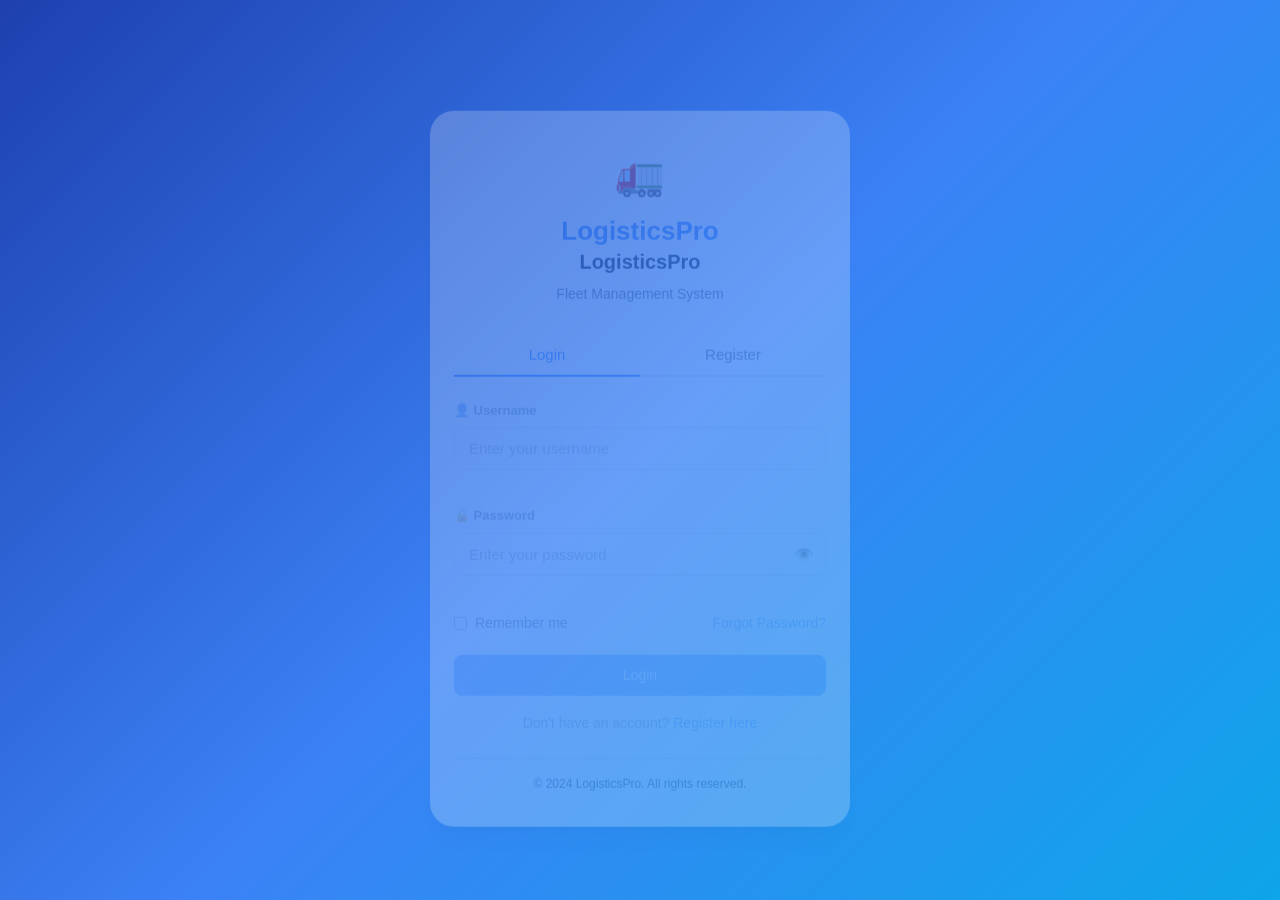
<file: vehicles.html>
<!DOCTYPE html>
<html lang="en">

<head>
    <meta charset="UTF-8">
    <meta name="viewport" content="width=device-width, initial-scale=1.0, maximum-scale=1.0">
    <title>Vehicles - LogisticsPro</title>
    <link rel="stylesheet" href="assets/css/style.css">
    <style>
        .crm-modal-overlay {
            display: none;
            position: fixed;
            inset: 0;
            background: rgba(0, 0, 0, .55);
            z-index: 10000;
            align-items: center;
            justify-content: center;
            padding: 1rem;
        }

        .crm-modal-overlay.open {
            display: flex;
        }

        @media(max-width:600px) {
            .crm-modal-overlay {
                align-items: flex-end;
                padding: 0;
            }

            .crm-modal {
                border-radius: 1rem 1rem 0 0;
                max-height: 92vh;
            }
        }

        .skeleton {
            background: linear-gradient(90deg, var(--gray-100) 25%, var(--gray-50) 50%, var(--gray-100) 75%);
            background-size: 200% 100%;
            animation: shimmer 1.4s infinite;
            border-radius: var(--radius-lg);
        }

        @keyframes shimmer {
            0% {
                background-position: 200% 0
            }

            100% {
                background-position: -200% 0
            }
        }

        .skeleton-card {
            height: 240px;
        }
    </style>
</head>

<body>
    <script src="assets/js/layout.js"></script>

    <main class="main-content">
        <div class="page-header">
            <h1>🚛 Vehicles</h1>
            <div style="display:flex;gap:.5rem;flex-wrap:wrap;">
                <button class="btn btn-outline" onclick="window.location.href='drivers.html'">👥 Drivers</button>
                <button class="btn btn-primary" id="addVehicleBtn">+ Add Vehicle</button>
            </div>
        </div>

        <div class="filter-bar">
            <div class="search-box">
                <input type="text" id="searchVehicle" placeholder="Search by number plate…">
            </div>
            <div class="filter-group">
                <select class="filter-select" id="filterStatus">
                    <option value="">All Status</option>
                    <option value="active">Active</option>
                    <option value="idle">Idle</option>
                    <option value="maintenance">Maintenance</option>
                </select>
                <button class="btn btn-outline btn-sm" id="refreshBtn" title="Refresh">🔄</button>
            </div>
        </div>

        <div class="vehicles-grid" id="vehiclesGrid">
            <div class="skeleton skeleton-card"></div>
            <div class="skeleton skeleton-card"></div>
            <div class="skeleton skeleton-card"></div>
            <div class="skeleton skeleton-card"></div>
        </div>

        <div class="pagination" id="paginationBar" style="display:none;">
            <p id="paginationInfo">Showing 0 vehicles</p>
        </div>
    </main>

    <!-- Add / Edit Vehicle Modal -->
    <div class="crm-modal-overlay" id="vehicleModalOverlay">
        <div class="crm-modal">
            <div class="crm-modal-header">
                <h3 id="vehicleModalTitle">+ Add Vehicle</h3>
                <button class="crm-modal-close" id="closeVehicleModal">✕</button>
            </div>
            <div class="crm-modal-body">
                <form id="vehicleForm" novalidate>
                    <input type="hidden" id="vehicleEditId">
                    <div class="form-grid">
                        <div class="fgrp"><label>Vehicle Number *</label><input type="text" id="vNumber"
                                placeholder="e.g. MH01AB1234"></div>
                        <div class="fgrp"><label>Vehicle Type *</label>
                            <select id="vType">
                                <option value="">Select type</option>
                                <option>Concrete Mixer</option>
                                <option>Tipper</option>
                                <option>Truck</option>
                                <option>Tanker</option>
                                <option>Container</option>
                                <option>Trailer</option>
                            </select>
                        </div>
                        <div class="fgrp"><label>Brand</label><input type="text" id="vBrand" placeholder="e.g. Tata">
                        </div>
                        <div class="fgrp"><label>Model</label><input type="text" id="vModel" placeholder="e.g. 407">
                        </div>
                        <div class="fgrp"><label>Year</label><input type="number" id="vYear" placeholder="2021"
                                min="2000" max="2035"></div>
                        <div class="fgrp"><label>Location *</label><input type="text" id="vLocation"
                                placeholder="e.g. Mumbai"></div>
                        <div class="fgrp"><label>Status</label>
                            <select id="vStatus">
                                <option value="active">Active</option>
                                <option value="idle">Idle</option>
                                <option value="maintenance">Maintenance</option>
                            </select>
                        </div>
                        <div class="fgrp"><label>Purchase Price (₹)</label><input type="number" id="vPrice"
                                placeholder="e.g. 2500000"></div>
                        <div class="fgrp"><label>Purchase Date</label><input type="date" id="vPurchaseDate"></div>
                        <div class="fgrp"><label>Chassis Number</label><input type="text" id="vChassis"
                                placeholder="e.g. CH123456789"></div>
                        <div class="fgrp full-width"><label>Engine Number</label><input type="text" id="vEngine"
                                placeholder="e.g. EN123456789"></div>
                    </div>
                </form>
            </div>
            <div class="crm-modal-footer">
                <button class="btn btn-outline" id="cancelVehicleModal">Cancel</button>
                <button class="btn btn-primary" id="saveVehicleBtn">💾 Save Vehicle</button>
            </div>
        </div>
    </div>

    <!-- Delete Confirm -->
    <div class="crm-modal-overlay" id="deleteVehicleOverlay">
        <div class="crm-modal" style="max-width:420px">
            <div class="crm-modal-header">
                <h3>🗑 Delete Vehicle</h3>
                <button class="crm-modal-close" id="closeDeleteModal">✕</button>
            </div>
            <div class="crm-modal-body">
                <p style="color:var(--gray-600)">Delete vehicle <strong id="deleteVehicleNum"></strong>? This cannot be
                    undone.</p>
            </div>
            <div class="crm-modal-footer">
                <button class="btn btn-outline" id="cancelDeleteModal">Cancel</button>
                <button class="btn btn-danger" id="confirmDeleteBtn">🗑 Yes, Delete</button>
            </div>
        </div>
    </div>

    <script src="https://code.jquery.com/jquery-3.6.0.min.js"></script>
    <script src="assets/js/api.js"></script>
    <script src="assets/js/auth.js"></script>
    <script src="assets/js/main.js"></script>
    <script src="assets/js/vehicles.js"></script>

</body>

</html>
</file>
<file: assets/css/style.css>
/* ========================================
   LOGISTICSPRO — MOBILE-FIRST CSS
   Complete responsive rewrite
======================================== */

/* ---- RESET ---- */
*, *::before, *::after { box-sizing: border-box; margin: 0; padding: 0; }

/* ---- CSS VARIABLES ---- */
:root {
    --primary:       #3b82f6;
    --primary-dark:  #2563eb;
    --primary-light: #eff6ff;
    --primary-rgb:   59, 130, 246;

    --success:       #10b981;
    --success-light: #ecfdf5;
    --danger:        #ef4444;
    --danger-light:  #fef2f2;
    --warning:       #f59e0b;
    --warning-light: #fffbeb;
    --info:          #3b82f6;

    --white:         #ffffff;
    --bg:            #f3f4f6;
    --surface:       #ffffff;
    --border:        #e5e7eb;

    --gray-50:  #f9fafb;
    --gray-100: #f3f4f6;
    --gray-200: #e5e7eb;
    --gray-300: #d1d5db;
    --gray-400: #9ca3af;
    --gray-500: #6b7280;
    --gray-600: #4b5563;
    --gray-700: #374151;
    --gray-800: #1f2937;
    --gray-900: #111827;

    --header-h:     60px;
    --sidebar-w:    240px;
    --bottom-nav-h: 64px;

    --shadow-xs: 0 1px 2px rgba(0,0,0,.05);
    --shadow-sm: 0 1px 3px rgba(0,0,0,.08), 0 1px 2px rgba(0,0,0,.06);
    --shadow-md: 0 4px 6px -1px rgba(0,0,0,.10), 0 2px 4px -1px rgba(0,0,0,.06);
    --shadow-lg: 0 10px 15px -3px rgba(0,0,0,.10), 0 4px 6px -2px rgba(0,0,0,.05);
    --shadow-xl: 0 20px 25px -5px rgba(0,0,0,.10), 0 10px 10px -5px rgba(0,0,0,.04);

    --radius-sm: .375rem;
    --radius:    .5rem;
    --radius-lg: .75rem;
    --radius-xl: 1rem;
    --radius-2xl:1.5rem;

    --transition: all .2s ease;
}

/* ---- BASE ---- */
html { -webkit-text-size-adjust: 100%; }

body {
    font-family: -apple-system, BlinkMacSystemFont, 'Segoe UI', Roboto, 'Helvetica Neue', Arial, sans-serif;
    font-size: 14px;
    line-height: 1.6;
    color: var(--gray-800);
    background: var(--bg);
    overflow-x: hidden;
}

h1,h2,h3,h4,h5,h6 { font-weight: 600; line-height: 1.3; color: var(--gray-900); margin-bottom: .5rem; }
h1 { font-size: 1.5rem; }
h2 { font-size: 1.25rem; }
h3 { font-size: 1.1rem; }
h4 { font-size: 1rem; }

a { color: var(--primary); text-decoration: none; transition: var(--transition); }
a:hover { color: var(--primary-dark); }
img { max-width: 100%; height: auto; }

/* ============================================================
   LOGIN PAGE
============================================================ */
.login-page {
    display: flex;
    align-items: center;
    justify-content: center;
    min-height: 100vh;
    background: linear-gradient(135deg, #1e40af 0%, #3b82f6 50%, #0ea5e9 100%);
    padding: 1rem;
}
.login-container { width: 100%; max-width: 420px; }
.login-box {
    background: var(--white);
    border-radius: var(--radius-2xl);
    box-shadow: var(--shadow-xl);
    padding: 2rem 1.5rem;
    animation: slideUp .4s ease;
}
@keyframes slideUp {
    from { opacity: 0; transform: translateY(24px); }
    to   { opacity: 1; transform: translateY(0); }
}

/* login brand */
.login-brand { text-align: center; margin-bottom: 1.75rem; }
.login-brand .brand-icon { font-size: 2.5rem; display: block; margin-bottom: .5rem; }
.login-brand h1 { font-size: 1.625rem; color: var(--primary); margin: 0; }
.login-brand p  { color: var(--gray-500); font-size: .875rem; margin-top: .25rem; }

/* tabs */
.auth-tabs { display: flex; border-bottom: 2px solid var(--border); margin-bottom: 1.5rem; }
.auth-tab {
    flex: 1; padding: .75rem; background: none; border: none;
    font-size: .9375rem; font-weight: 500; color: var(--gray-500);
    cursor: pointer; border-bottom: 2px solid transparent; margin-bottom: -2px;
    transition: var(--transition);
}
.auth-tab.active { color: var(--primary); border-bottom-color: var(--primary); }

/* form */
.auth-form { display: none; }
.auth-form.active { display: block; animation: fadeIn .25s ease; }

.form-group { margin-bottom: 1.125rem; }
.form-group label {
    display: flex; align-items: center; gap: .375rem;
    font-size: .8125rem; font-weight: 600; color: var(--gray-700);
    margin-bottom: .375rem;
}
.form-group input, .form-input {
    width: 100%; padding: .75rem .875rem;
    border: 1.5px solid var(--gray-300); border-radius: var(--radius);
    font-size: .9375rem; color: var(--gray-900);
    transition: border-color .2s, box-shadow .2s;
    background: var(--white);
}
.form-group input:focus, .form-input:focus {
    outline: none; border-color: var(--primary);
    box-shadow: 0 0 0 3px rgba(var(--primary-rgb),.12);
}

.password-field { position: relative; display: flex; }
.password-field input { flex: 1; padding-right: 3rem; }
.toggle-password {
    position: absolute; right: .75rem; top: 50%; transform: translateY(-50%);
    background: none; border: none; cursor: pointer; font-size: 1rem;
    color: var(--gray-500); padding: 0; line-height: 1;
}

.field-error  { display: block; color: var(--danger); font-size: .75rem; margin-top: .25rem; min-height: .875rem; }
.form-options { display: flex; justify-content: space-between; align-items: center; margin-bottom: 1.25rem; font-size: .875rem; }
.checkbox-label { display: flex; align-items: center; gap: .5rem; cursor: pointer; }

.form-error-box, .form-success-box {
    padding: .75rem 1rem; border-radius: var(--radius);
    font-size: .875rem; margin-bottom: 1rem; text-align: center; display: none;
}
.form-error-box   { background: var(--danger-light); border: 1px solid var(--danger); color: var(--danger); }
.form-success-box { background: var(--success-light); border: 1px solid var(--success); color: var(--success); }

.login-footer { text-align: center; margin-top: 1.5rem; padding-top: 1rem; border-top: 1px solid var(--border); }
.login-footer p { color: var(--gray-500); font-size: .75rem; }

.btn-loader {
    display: inline-block; width: 14px; height: 14px;
    border: 2px solid rgba(255,255,255,.4); border-top-color: white;
    border-radius: 50%; animation: spin .8s linear infinite;
    vertical-align: middle; margin-right: 6px;
}
@keyframes spin { to { transform: rotate(360deg); } }

/* ============================================================
   BUTTONS
============================================================ */
.btn {
    display: inline-flex; align-items: center; justify-content: center;
    gap: .4rem; padding: .625rem 1.125rem;
    font-size: .875rem; font-weight: 500;
    border: 1.5px solid transparent; border-radius: var(--radius);
    cursor: pointer; transition: var(--transition);
    white-space: nowrap; line-height: 1.4;
    -webkit-tap-highlight-color: transparent;
}
.btn:active { transform: scale(.97); }

.btn-primary   { background: var(--primary); color: #fff; border-color: var(--primary); }
.btn-primary:hover  { background: var(--primary-dark); border-color: var(--primary-dark); }

.btn-outline   { background: transparent; color: var(--gray-700); border-color: var(--gray-300); }
.btn-outline:hover  { background: var(--gray-50); border-color: var(--gray-400); }

.btn-danger    { background: var(--danger); color: #fff; border-color: var(--danger); }
.btn-danger:hover   { background: #dc2626; }

.btn-success   { background: var(--success); color: #fff; }
.btn-success:hover  { background: #059669; }

.btn-block { width: 100%; }
.btn-sm    { padding: .375rem .75rem; font-size: .8125rem; }
.btn-lg    { padding: .75rem 1.5rem; font-size: 1rem; }
.btn:disabled { opacity: .65; cursor: not-allowed; transform: none; }

/* ============================================================
   HEADER
============================================================ */
.app-header {
    position: fixed; top: 0; left: 0; right: 0;
    height: var(--header-h);
    background: var(--white);
    border-bottom: 1px solid var(--border);
    display: flex; align-items: center; justify-content: space-between;
    padding: 0 1rem;
    z-index: 1000;
    box-shadow: var(--shadow-xs);
}
.header-left { display: flex; align-items: center; gap: .875rem; }

/* Hamburger */
.hamburger {
    display: flex; flex-direction: column; justify-content: center;
    width: 36px; height: 36px; gap: 5px; padding: 4px;
    background: none; border: none; cursor: pointer; border-radius: var(--radius-sm);
    transition: var(--transition);
}
.hamburger:hover { background: var(--gray-100); }
.hamburger span {
    display: block; height: 2px; width: 100%;
    background: var(--gray-700); border-radius: 2px;
    transition: var(--transition);
}

/* Logo */
.logo-link { text-decoration: none; }
.logo {
    display: flex; align-items: center; gap: .375rem;
    font-size: 1.25rem; font-weight: 700; color: var(--primary);
}
.logo span { font-size: 1rem; }

/* Notification btn */
.notif-btn {
    position: relative; display: flex; align-items: center;
    padding: .5rem; border-radius: var(--radius-sm);
    color: var(--gray-600); text-decoration: none;
    transition: var(--transition);
}
.notif-btn:hover { background: var(--gray-100); color: var(--primary); }
.notif-icon { font-size: 1.25rem; }
.notif-badge {
    position: absolute; top: 2px; right: 2px;
    background: var(--danger); color: #fff;
    font-size: .625rem; font-weight: 700;
    padding: .125rem .35rem; border-radius: 10px;
    min-width: 16px; text-align: center;
}

/* User menu */
.header-right { display: flex; align-items: center; gap: .5rem; }
.user-menu { position: relative; }
.user-btn {
    display: flex; align-items: center; gap: .375rem;
    background: none; border: none; cursor: pointer;
    padding: .375rem .75rem; border-radius: var(--radius);
    font-size: .875rem; color: var(--gray-700);
    transition: var(--transition);
}
.user-btn:hover { background: var(--gray-100); }
.user-avatar { font-size: 1.1rem; }
.user-name { font-weight: 500; }
.chevron { font-size: .75rem; color: var(--gray-500); }

@media (max-width: 400px) {
    .user-name { display: none; }
}

.user-dropdown {
    display: none; position: absolute; top: calc(100% + 8px); right: 0;
    background: var(--white); border: 1px solid var(--border);
    border-radius: var(--radius-lg); box-shadow: var(--shadow-lg);
    min-width: 160px; z-index: 2000; overflow: hidden;
}
.user-dropdown.open { display: block; animation: dropIn .2s ease; }
@keyframes dropIn {
    from { opacity: 0; transform: translateY(-6px); }
    to   { opacity: 1; transform: translateY(0); }
}
.dropdown-item {
    display: flex; align-items: center; gap: .5rem;
    padding: .75rem 1rem; color: var(--gray-700);
    font-size: .875rem; transition: var(--transition);
}
.dropdown-item:hover  { background: var(--gray-50); color: var(--primary); }
.dropdown-item.danger { color: var(--danger); }
.dropdown-item.danger:hover { background: var(--danger-light); }
.dropdown-divider { height: 1px; background: var(--border); }

/* ============================================================
   SIDEBAR
============================================================ */
.sidebar {
    position: fixed; top: 0; left: 0; bottom: 0;
    width: var(--sidebar-w);
    background: var(--white);
    border-right: 1px solid var(--border);
    display: flex; flex-direction: column;
    z-index: 1200;
    transition: transform .25s ease;
    box-shadow: var(--shadow-lg);
    /* Hidden on mobile by default */
    transform: translateX(-100%);
}
.sidebar.open { transform: translateX(0); }

/* On desktop — always visible */
@media (min-width: 769px) {
    .sidebar { transform: translateX(0) !important; box-shadow: none; }
    .hamburger { display: none; }
}

.sidebar-overlay {
    display: none; position: fixed; inset: 0;
    background: rgba(0,0,0,.45); z-index: 1100;
    animation: fadeIn .2s ease;
}
.sidebar-overlay.open { display: block; }
@media (min-width: 769px) { .sidebar-overlay { display: none !important; } }

.sidebar-header {
    display: flex; align-items: center; justify-content: space-between;
    padding: .875rem 1rem;
    border-bottom: 1px solid var(--border);
    min-height: var(--header-h);
}
.sidebar-close {
    background: none; border: none; cursor: pointer;
    font-size: 1.1rem; color: var(--gray-500); padding: .25rem .5rem;
    border-radius: var(--radius-sm); transition: var(--transition);
}
.sidebar-close:hover { background: var(--gray-100); }
@media (min-width: 769px) { .sidebar-close { display: none; } }

/* Nav items */
.sidebar-nav { flex: 1; padding: .75rem .5rem; overflow-y: auto; }
.nav-item {
    display: flex; align-items: center; gap: .75rem;
    padding: .75rem .875rem; margin-bottom: .125rem;
    border-radius: var(--radius); color: var(--gray-600);
    font-size: .9rem; font-weight: 500;
    transition: var(--transition); cursor: pointer;
    text-decoration: none;
    -webkit-tap-highlight-color: transparent;
    position: relative;
}
.nav-item:hover { background: var(--primary-light); color: var(--primary); }
.nav-item.active {
    background: var(--primary); color: var(--white);
    box-shadow: 0 2px 8px rgba(var(--primary-rgb),.4);
}
.nav-icon { font-size: 1.15rem; flex-shrink: 0; }
.nav-text  { flex: 1; }
.nav-badge {
    background: var(--danger); color: #fff;
    font-size: .625rem; font-weight: 700;
    padding: .1rem .35rem; border-radius: 10px;
}
.nav-item.active .nav-badge { background: rgba(255,255,255,.3); }

.sidebar-footer {
    padding: .875rem 1rem;
    border-top: 1px solid var(--border);
    display: flex; align-items: center; gap: .75rem;
}
.sidebar-user { display: flex; align-items: center; gap: .625rem; flex: 1; min-width: 0; }
.sidebar-user-avatar { font-size: 1.5rem; flex-shrink: 0; }
.sidebar-user-info { min-width: 0; }
.sidebar-user-name { font-size: .875rem; font-weight: 600; color: var(--gray-800); truncate; }
.sidebar-user-role { font-size: .75rem; color: var(--gray-500); }
.sidebar-logout {
    padding: .375rem .5rem; border-radius: var(--radius-sm);
    color: var(--danger); font-size: 1rem;
    transition: var(--transition);
}
.sidebar-logout:hover { background: var(--danger-light); }

/* ============================================================
   BOTTOM NAV (mobile only)
============================================================ */
.bottom-nav {
    display: flex; position: fixed; bottom: 0; left: 0; right: 0;
    height: var(--bottom-nav-h);
    background: var(--white);
    border-top: 1px solid var(--border);
    z-index: 900;
    box-shadow: 0 -2px 10px rgba(0,0,0,.08);
}
@media (min-width: 769px) { .bottom-nav { display: none; } }

.bottom-nav-item {
    flex: 1; display: flex; flex-direction: column;
    align-items: center; justify-content: center; gap: 2px;
    padding: .375rem .25rem;
    color: var(--gray-400); text-decoration: none;
    font-size: .625rem; font-weight: 500;
    transition: var(--transition); position: relative;
    -webkit-tap-highlight-color: transparent;
}
.bottom-nav-item:hover { color: var(--primary); }
.bottom-nav-item.active { color: var(--primary); }
.bottom-nav-icon { font-size: 1.25rem; line-height: 1; }
.bottom-nav-text { font-size: .625rem; }
.bottom-nav-badge {
    position: absolute; top: 4px; left: 50%; transform: translateX(2px);
    background: var(--danger); color: #fff;
    font-size: .5625rem; font-weight: 700;
    padding: .1rem .3rem; border-radius: 10px;
}

/* ============================================================
   MAIN CONTENT
============================================================ */
.main-content {
    min-height: 100vh;
    padding: calc(var(--header-h) + 1rem) 1rem calc(var(--bottom-nav-h) + 1rem);
    transition: margin-left .25s ease;
}
@media (min-width: 769px) {
    .main-content {
        margin-left: var(--sidebar-w);
        padding: calc(var(--header-h) + 1.5rem) 1.5rem 1.5rem;
    }
}
@media (min-width: 1024px) {
    .main-content { padding: calc(var(--header-h) + 2rem) 2rem 2rem; }
}

/* ============================================================
   PAGE HEADER
============================================================ */
.page-header {
    display: flex; align-items: center; justify-content: space-between;
    margin-bottom: 1.25rem; gap: .75rem; flex-wrap: wrap;
}
.page-header h1 { margin: 0; font-size: 1.375rem; }
.page-header-actions { display: flex; gap: .5rem; flex-wrap: wrap; }

/* ============================================================
   CARDS
============================================================ */
.card {
    background: var(--white); border-radius: var(--radius-lg);
    border: 1px solid var(--border); box-shadow: var(--shadow-sm);
    margin-bottom: 1.25rem; overflow: hidden;
}
.card-header {
    display: flex; align-items: center; justify-content: space-between;
    padding: 1rem 1.25rem; border-bottom: 1px solid var(--border);
    gap: .75rem; flex-wrap: wrap;
}
.card-header h2 { margin: 0; font-size: 1rem; font-weight: 600; }
.card-body { padding: 1.25rem; }
.view-all { font-size: .875rem; color: var(--primary); font-weight: 500; }
.header-actions { display: flex; gap: .5rem; flex-wrap: wrap; }

/* ============================================================
   STATS GRID
============================================================ */
.stats-grid {
    display: grid;
    grid-template-columns: repeat(2, 1fr);
    gap: .875rem;
    margin-bottom: 1.25rem;
}
@media (min-width: 640px)  { .stats-grid { grid-template-columns: repeat(2, 1fr); } }
@media (min-width: 1024px) { .stats-grid { grid-template-columns: repeat(4, 1fr); } }

.stat-card {
    background: var(--white); border-radius: var(--radius-lg);
    border: 1px solid var(--border); box-shadow: var(--shadow-sm);
    padding: 1rem; display: flex; align-items: flex-start; gap: .875rem;
    transition: var(--transition);
}
.stat-card:hover { transform: translateY(-2px); box-shadow: var(--shadow-md); }

.stat-icon {
    width: 48px; height: 48px; border-radius: var(--radius);
    display: flex; align-items: center; justify-content: center;
    font-size: 1.5rem; flex-shrink: 0;
}
.stat-icon.blue    { background: rgba(59,130,246,.1); }
.stat-icon.red     { background: rgba(239,68,68,.1); }
.stat-icon.green   { background: rgba(16,185,129,.1); }
.stat-icon.orange  { background: rgba(245,158,11,.1); }

.stat-content h3 { font-size: .75rem; color: var(--gray-500); font-weight: 500; margin-bottom: .25rem; }
.stat-number { font-size: 1.375rem; font-weight: 700; color: var(--gray-900); margin-bottom: .125rem; line-height: 1.2; }
.stat-change { font-size: .75rem; font-weight: 500; color: var(--gray-500); }
.stat-change.positive { color: var(--success); }
.stat-change.negative { color: var(--danger); }

@media (max-width: 380px) {
    .stat-card { padding: .75rem; gap: .625rem; }
    .stat-icon { width: 38px; height: 38px; font-size: 1.2rem; }
    .stat-number { font-size: 1.1rem; }
}

/* ============================================================
   DASHBOARD GRID
============================================================ */
.dashboard-grid {
    display: grid; gap: 1.25rem; margin-bottom: 1.25rem;
    grid-template-columns: 1fr;
}
@media (min-width: 768px) { .dashboard-grid { grid-template-columns: 1fr 1fr; } }

.chart-container { position: relative; height: 220px; margin-bottom: .75rem; }
@media (min-width: 768px) { .chart-container { height: 250px; } }

/* ============================================================
   ALERTS
============================================================ */
.alerts-list { display: flex; flex-direction: column; gap: .75rem; }
.alert-item {
    display: flex; gap: .875rem; padding: .875rem;
    border-radius: var(--radius); border-left: 3px solid;
}
.alert-item.urgent  { background: var(--danger-light);  border-color: var(--danger);  }
.alert-item.warning { background: var(--warning-light); border-color: var(--warning); }
.alert-item.info    { background: var(--primary-light); border-color: var(--primary); }
.alert-content h4   { font-size: .875rem; font-weight: 600; margin-bottom: .25rem; }
.alert-content p    { font-size: .8125rem; color: var(--gray-600); margin-bottom: .125rem; }
.alert-time         { font-size: .75rem; color: var(--gray-400); }

/* ============================================================
   PROFIT / VEHICLE STATUS
============================================================ */
.profit-summary { display: flex; flex-direction: column; gap: .75rem; margin-bottom: 1rem; }
@media (min-width: 480px) { .profit-summary { flex-direction: row; flex-wrap: wrap; } }
.profit-item { display: flex; flex-direction: column; gap: .25rem; flex: 1; min-width: 120px; }
.profit-item .label { font-size: .8125rem; color: var(--gray-500); }
.profit-item .value { font-size: 1.375rem; font-weight: 700; }
.profit-item .value.green { color: var(--success); }
.profit-item .value.red   { color: var(--danger); }
.profit-item.highlight {
    background: linear-gradient(135deg,#667eea,#764ba2);
    padding: .75rem; border-radius: var(--radius);
}
.profit-item.highlight .label,
.profit-item.highlight .value { color: #fff; }

.profit-bar   { height: 8px; background: var(--gray-200); border-radius: 10px; overflow: hidden; margin-bottom: .5rem; }
.profit-fill  { height: 100%; background: linear-gradient(90deg, var(--success), #059669); border-radius: 10px; }
.profit-margin { text-align: center; font-size: .875rem; color: var(--gray-500); }

.vehicle-status-list { display: flex; flex-direction: column; gap: 0; }
.status-item { display: flex; justify-content: space-between; align-items: center; padding: .75rem 0; border-bottom: 1px solid var(--border); }
.status-item:last-child { border-bottom: none; }
.status-info { display: flex; align-items: center; gap: .625rem; }
.status-dot  { width: 10px; height: 10px; border-radius: 50%; }
.status-dot.active      { background: var(--success); }
.status-dot.idle        { background: var(--warning); }
.status-dot.maintenance { background: var(--danger); }
.status-count { font-size: 1.25rem; font-weight: 700; }

/* expense breakdown */
.expense-breakdown { display: flex; flex-wrap: wrap; gap: .75rem; margin-top: .75rem; }
.expense-item { display: flex; align-items: center; gap: .375rem; font-size: .8125rem; }
.dot { width: 10px; height: 10px; border-radius: 50%; flex-shrink: 0; }
.dot.blue { background: #3b82f6; }
.dot.red  { background: #ef4444; }
.dot.green{ background: #10b981; }
.dot.orange{background: #f59e0b; }

/* ============================================================
   FILTER BAR
============================================================ */
.filter-bar {
    display: flex; gap: .75rem; margin-bottom: 1.25rem;
    flex-wrap: wrap; align-items: flex-start;
}
.filter-group { display: flex; gap: .5rem; flex-wrap: wrap; }
.filter-select {
    padding: .5rem .75rem; border: 1.5px solid var(--gray-300);
    border-radius: var(--radius); background: var(--white);
    font-size: .875rem; cursor: pointer;
    appearance: none; min-width: 120px;
    background-image: url("data:image/svg+xml,%3Csvg xmlns='http://www.w3.org/2000/svg' width='12' height='8' viewBox='0 0 12 8'%3E%3Cpath fill='%236b7280' d='M1 1l5 5 5-5'/%3E%3C/svg%3E");
    background-repeat: no-repeat;
    background-position: right .75rem center;
    padding-right: 2rem;
}
.filter-select:focus { outline: none; border-color: var(--primary); }

.search-box { position: relative; flex: 1; min-width: 200px; }
.search-box input {
    width: 100%; padding: .625rem 1rem .625rem 2.25rem;
    border: 1.5px solid var(--gray-300); border-radius: var(--radius);
    font-size: .875rem; background: var(--white);
    transition: border-color .2s;
}
.search-box input:focus { outline: none; border-color: var(--primary); }
.search-box::before {
    content: '🔍'; position: absolute; left: .75rem;
    top: 50%; transform: translateY(-50%); font-size: .875rem;
}

/* ============================================================
   VEHICLES GRID
============================================================ */
.vehicles-grid {
    display: grid; gap: 1rem;
    grid-template-columns: 1fr;
    margin-bottom: 1.25rem;
}
@media (min-width: 480px) { .vehicles-grid { grid-template-columns: repeat(2, 1fr); } }
@media (min-width: 768px) { .vehicles-grid { grid-template-columns: repeat(2, 1fr); } }
@media (min-width: 1024px){ .vehicles-grid { grid-template-columns: repeat(3, 1fr); } }
@media (min-width: 1280px){ .vehicles-grid { grid-template-columns: repeat(4, 1fr); } }

.vehicle-card {
    background: var(--white); border-radius: var(--radius-lg);
    border: 1px solid var(--border); box-shadow: var(--shadow-sm);
    padding: 1rem; transition: var(--transition);
}
.vehicle-card:hover { transform: translateY(-3px); box-shadow: var(--shadow-md); border-color: var(--primary); }
.vehicle-header { display: flex; justify-content: space-between; align-items: center; margin-bottom: .75rem; }
.vehicle-number { font-size: 1rem; font-weight: 700; color: var(--gray-900); }
.vehicle-icon { text-align: center; font-size: 2.5rem; margin: .75rem 0; }
.vehicle-info p { font-size: .8125rem; color: var(--gray-600); margin-bottom: .25rem; }
.vehicle-type   { font-weight: 600; color: var(--gray-900) !important; }
.vehicle-location { color: var(--primary) !important; }
.vehicle-alerts { margin: .75rem 0; }
.vehicle-card-actions { display: flex; gap: .375rem; flex-wrap: wrap; margin-top: .75rem; }
.vehicle-card-actions .btn-sm { flex: 1; min-width: 60px; font-size: .75rem; padding: .375rem .5rem; }

/* Status badges */
.status-badge { padding: .2rem .625rem; border-radius: 10px; font-size: .75rem; font-weight: 600; }
.status-badge.active      { background: var(--success-light); color: var(--success); }
.status-badge.idle        { background: var(--warning-light); color: var(--warning); }
.status-badge.maintenance { background: var(--danger-light);  color: var(--danger); }

.alert-badge { display: inline-flex; align-items: center; gap: .25rem; padding: .3rem .625rem; border-radius: var(--radius-sm); font-size: .75rem; font-weight: 500; }
.alert-badge.success { background: var(--success-light); color: var(--success); }
.alert-badge.warning { background: var(--warning-light); color: var(--warning); }
.alert-badge.danger  { background: var(--danger-light);  color: var(--danger); }

/* ============================================================
   TABLES
============================================================ */
.table-responsive { overflow-x: auto; -webkit-overflow-scrolling: touch; border-radius: var(--radius); }
.data-table { width: 100%; border-collapse: collapse; font-size: .875rem; min-width: 600px; }
.data-table thead { background: var(--gray-50); }
.data-table th {
    padding: .75rem 1rem; text-align: left;
    font-weight: 600; color: var(--gray-700);
    border-bottom: 2px solid var(--border);
    white-space: nowrap; font-size: .8125rem;
}
.data-table td { padding: .75rem 1rem; border-bottom: 1px solid var(--border); vertical-align: middle; }
.data-table tbody tr:hover { background: var(--gray-50); }
.data-table tbody tr:last-child td { border-bottom: none; }

/* ============================================================
   BADGES (general)
============================================================ */
.badge { display: inline-flex; align-items: center; gap: .25rem; padding: .2rem .625rem; border-radius: 10px; font-size: .75rem; font-weight: 600; }
.badge.success { background: var(--success-light); color: var(--success); }
.badge.warning { background: var(--warning-light); color: var(--warning); }
.badge.danger  { background: var(--danger-light);  color: var(--danger); }
.badge.info    { background: var(--primary-light);  color: var(--primary); }
.badge.secondary{ background: var(--gray-100); color: var(--gray-600); }

/* ============================================================
   PAGINATION
============================================================ */
.pagination { display: flex; justify-content: space-between; align-items: center; gap: .75rem; flex-wrap: wrap; padding-top: 1rem; }
.pagination p { color: var(--gray-500); font-size: .875rem; }
.pagination-buttons { display: flex; gap: .375rem; flex-wrap: wrap; }

/* ============================================================
   TABS
============================================================ */
.tabs {
    display: flex; gap: 0;
    border-bottom: 2px solid var(--border);
    margin-bottom: 1.25rem;
    overflow-x: auto; -webkit-overflow-scrolling: touch;
}
.tab-btn {
    padding: .75rem 1rem; background: none; border: none;
    border-bottom: 2px solid transparent; margin-bottom: -2px;
    cursor: pointer; font-size: .875rem; font-weight: 500;
    color: var(--gray-500); white-space: nowrap;
    transition: var(--transition);
}
.tab-btn:hover { color: var(--primary); }
.tab-btn.active { color: var(--primary); border-bottom-color: var(--primary); }

.tab-pane { display: none; }
.tab-pane.active { display: block; animation: fadeIn .25s ease; }

/* ============================================================
   DETAIL GRID
============================================================ */
.detail-grid {
    display: grid; gap: 1.25rem;
    grid-template-columns: 1fr;
    margin-bottom: 1.25rem;
}
@media (min-width: 768px) { .detail-grid { grid-template-columns: 1fr 1fr; } }

.detail-row { display: flex; justify-content: space-between; padding: .625rem 0; border-bottom: 1px solid var(--border); gap: .5rem; }
.detail-row:last-child { border-bottom: none; }
.detail-row .label { font-size: .875rem; color: var(--gray-500); font-weight: 500; }
.detail-row .value { font-size: .875rem; color: var(--gray-900); font-weight: 600; text-align: right; }
.detail-row .value.warning { color: var(--warning); }
.detail-row .value.success { color: var(--success); }
.detail-row.highlight { background: var(--gray-50); padding: .625rem .75rem; border-radius: var(--radius-sm); }

/* ============================================================
   VEHICLE DETAIL HEADER
============================================================ */
.vehicle-detail-header {
    background: linear-gradient(135deg, #1e40af 0%, #3b82f6 100%);
    border-radius: var(--radius-lg); padding: 1.25rem;
    margin-bottom: 1.25rem; color: #fff;
}
.vehicle-main-info h1 { color: #fff; font-size: 1.375rem; margin-bottom: .5rem; }
.vehicle-meta { display: flex; gap: 1rem; margin-bottom: .5rem; flex-wrap: wrap; }
.meta-item { font-size: .875rem; opacity: .9; }
.vehicle-specs { display: flex; gap: 1rem; font-size: .8125rem; opacity: .8; flex-wrap: wrap; }
.back-btn { margin-bottom: .75rem; }
.action-buttons { display: flex; gap: .5rem; flex-wrap: wrap; margin-bottom: .75rem; }

/* Driver card */
.driver-profile { display: flex; align-items: center; gap: .875rem; margin-bottom: 1rem; padding-bottom: 1rem; border-bottom: 1px solid var(--border); }
.driver-avatar { width: 52px; height: 52px; border-radius: 50%; background: var(--gray-100); display: flex; align-items: center; justify-content: center; font-size: 1.75rem; flex-shrink: 0; }
.driver-info-header h3 { margin-bottom: .25rem; font-size: 1rem; }
.driver-status { padding: .2rem .625rem; border-radius: 10px; font-size: .75rem; font-weight: 600; }
.driver-status.active { background: var(--success-light); color: var(--success); }

/* EMI */
.emi-grid { display: grid; grid-template-columns: 1fr; gap: 0; }

/* Maintenance */
.maintenance-item { display: flex; gap: 1rem; padding: 1rem; border: 1px solid var(--border); border-radius: var(--radius-lg); margin-bottom: .75rem; }
.maintenance-icon { font-size: 1.75rem; width: 50px; height: 50px; display: flex; align-items: center; justify-content: center; background: var(--gray-50); border-radius: var(--radius); flex-shrink: 0; }
.maintenance-content h3 { margin-bottom: .75rem; }
.progress-info { display: flex; justify-content: space-between; margin-bottom: .375rem; font-size: .8125rem; color: var(--gray-600); flex-wrap: wrap; }
.progress-bar { height: 8px; background: var(--gray-200); border-radius: 10px; overflow: hidden; margin-bottom: .375rem; }
.progress-fill { height: 100%; border-radius: 10px; }
.progress-fill.warning { background: linear-gradient(90deg, var(--warning), #d97706); }
.warning-text { font-size: .875rem; color: var(--warning); font-weight: 500; }

/* ============================================================
   FINANCIAL SUMMARY CARDS
============================================================ */
.financial-summary { display: grid; grid-template-columns: 1fr; gap: .875rem; margin-bottom: 1.25rem; }
@media (min-width: 480px) { .financial-summary { grid-template-columns: repeat(3, 1fr); } }
.summary-card { padding: 1rem; border-radius: var(--radius-lg); text-align: center; }
.summary-card.success { background: linear-gradient(135deg,#10b981,#059669); color: #fff; }
.summary-card.danger  { background: linear-gradient(135deg,#ef4444,#dc2626); color: #fff; }
.summary-card.primary { background: linear-gradient(135deg,#3b82f6,#2563eb); color: #fff; }
.summary-card h3 { font-size: .75rem; opacity: .9; margin-bottom: .375rem; color: inherit; }
.summary-card .amount { font-size: 1.5rem; font-weight: 700; margin: 0; }

/* ============================================================
   REPORTS GRID
============================================================ */
.reports-grid {
    display: grid; gap: .875rem; margin-bottom: 1.25rem;
    grid-template-columns: 1fr;
}
@media (min-width: 480px) { .reports-grid { grid-template-columns: repeat(2, 1fr); } }
@media (min-width: 768px) { .reports-grid { grid-template-columns: repeat(3, 1fr); } }
@media (min-width: 1024px){ .reports-grid { grid-template-columns: repeat(4, 1fr); } }

.report-card {
    background: var(--white); border: 1px solid var(--border);
    border-radius: var(--radius-lg); padding: 1rem;
    display: flex; align-items: center; gap: .875rem;
    cursor: pointer; transition: var(--transition);
}
.report-card:hover { transform: translateY(-2px); box-shadow: var(--shadow-md); border-color: var(--primary); }
.report-icon { font-size: 1.75rem; width: 44px; height: 44px; display: flex; align-items: center; justify-content: center; background: var(--gray-100); border-radius: var(--radius); flex-shrink: 0; }
.report-info { flex: 1; min-width: 0; }
.report-info h3 { font-size: .875rem; margin-bottom: .125rem; }
.report-info p  { font-size: .75rem; color: var(--gray-500); margin: 0; }
.report-actions { display: flex; flex-direction: column; gap: .375rem; }

/* ============================================================
   NOTIFICATIONS
============================================================ */
.notification-tabs { display: flex; gap: .5rem; margin-bottom: 1.25rem; overflow-x: auto; padding-bottom: .25rem; -webkit-overflow-scrolling: touch; }
.notif-tab {
    display: flex; align-items: center; gap: .375rem;
    padding: .5rem .875rem; background: var(--white);
    border: 1px solid var(--border); border-radius: 20px;
    cursor: pointer; font-size: .8125rem; white-space: nowrap;
    transition: var(--transition);
}
.notif-tab:hover { border-color: var(--primary); color: var(--primary); }
.notif-tab.active { background: var(--primary); color: #fff; border-color: var(--primary); }
.tab-count { background: var(--gray-200); color: var(--gray-700); padding: .1rem .4rem; border-radius: 10px; font-size: .6875rem; font-weight: 600; }
.tab-count.danger  { background: var(--danger);  color: #fff; }
.tab-count.warning { background: var(--warning); color: #fff; }
.notif-tab.active .tab-count { background: rgba(255,255,255,.25); color: #fff; }

.notifications-container { display: flex; flex-direction: column; gap: 1.25rem; }
.notif-group { display: flex; flex-direction: column; gap: .625rem; }
.notif-group-title { font-size: .8125rem; color: var(--gray-500); font-weight: 600; margin-bottom: .5rem; padding-bottom: .375rem; border-bottom: 1px solid var(--border); }

.notif-card {
    display: flex; gap: .875rem; padding: 1rem;
    background: var(--white); border-radius: var(--radius-lg);
    border: 1px solid var(--border); box-shadow: var(--shadow-xs);
    position: relative; transition: var(--transition);
}
.notif-card:hover { box-shadow: var(--shadow-sm); }
.notif-card.unread { border-left: 3px solid; }
.notif-card.unread.urgent  { border-color: var(--danger);  background: rgba(239,68,68,.02); }
.notif-card.unread.warning { border-color: var(--warning); background: rgba(245,158,11,.02); }
.notif-card.unread.info    { border-color: var(--primary); background: rgba(59,130,246,.02); }
.notif-card.read { opacity: .8; }

.notif-icon { width: 40px; height: 40px; border-radius: 50%; display: flex; align-items: center; justify-content: center; font-size: 1.25rem; flex-shrink: 0; }
.notif-icon.urgent  { background: var(--danger-light);  }
.notif-icon.warning { background: var(--warning-light); }
.notif-icon.info    { background: var(--primary-light); }

.notif-content { flex: 1; min-width: 0; }
.notif-header  { display: flex; justify-content: space-between; align-items: flex-start; margin-bottom: .375rem; gap: .5rem; flex-wrap: wrap; }
.notif-header h4 { font-size: .9rem; font-weight: 600; margin: 0; }
.notif-time { font-size: .75rem; color: var(--gray-400); white-space: nowrap; }
.notif-content p { font-size: .8125rem; color: var(--gray-600); margin-bottom: .625rem; line-height: 1.5; }
.notif-actions { display: flex; gap: .375rem; flex-wrap: wrap; }
.notif-unread-dot { width: 8px; height: 8px; background: var(--primary); border-radius: 50%; position: absolute; top: .875rem; right: .875rem; flex-shrink: 0; }

/* ============================================================
   SETTINGS
============================================================ */
.form-grid { display: grid; grid-template-columns: 1fr; gap: 1rem; margin-bottom: 1.25rem; }
@media (min-width: 600px) { .form-grid { grid-template-columns: 1fr 1fr; } }
.form-grid .full-width { grid-column: 1 / -1; }
.form-group-modal { display: flex; flex-direction: column; gap: .375rem; }
.form-group-modal label { font-size: .8125rem; font-weight: 600; color: var(--gray-700); }
.form-group-modal input, .form-group-modal select, .form-group-modal textarea {
    padding: .625rem .875rem; border: 1.5px solid var(--gray-300);
    border-radius: var(--radius); font-size: .9375rem; color: var(--gray-900);
    width: 100%; transition: border-color .2s;
}
.form-group-modal input:focus, .form-group-modal select:focus, .form-group-modal textarea:focus {
    outline: none; border-color: var(--primary);
    box-shadow: 0 0 0 3px rgba(var(--primary-rgb),.12);
}

.form-actions { display: flex; gap: .625rem; padding-top: 1rem; border-top: 1px solid var(--border); flex-wrap: wrap; }
.settings-section { margin-bottom: 1.5rem; }
.settings-section h3 { font-size: .9375rem; margin-bottom: .875rem; padding-bottom: .5rem; border-bottom: 1px solid var(--border); }
.settings-list { display: flex; flex-direction: column; gap: .5rem; }
.setting-item { display: flex; justify-content: space-between; align-items: center; padding: .875rem; border: 1px solid var(--border); border-radius: var(--radius); flex-wrap: wrap; gap: .625rem; }
.setting-info h4 { font-size: .875rem; margin-bottom: .125rem; }
.setting-info p  { font-size: .75rem; color: var(--gray-500); margin: 0; }
.setting-controls { display: flex; align-items: center; gap: .875rem; }

/* Toggle switch */
.toggle { position: relative; display: inline-block; width: 44px; height: 24px; cursor: pointer; }
.toggle input { opacity: 0; width: 0; height: 0; }
.toggle-slider { position: absolute; inset: 0; background: var(--gray-300); border-radius: 24px; transition: .3s; }
.toggle-slider::before { position: absolute; content: ''; height: 18px; width: 18px; left: 3px; bottom: 3px; background: #fff; border-radius: 50%; transition: .3s; }
.toggle input:checked + .toggle-slider { background: var(--primary); }
.toggle input:checked + .toggle-slider::before { transform: translateX(20px); }

/* Categories grid */
.categories-grid { display: grid; gap: 1.25rem; grid-template-columns: 1fr; }
@media (min-width: 640px) { .categories-grid { grid-template-columns: 1fr 1fr; } }
.category-list { display: flex; flex-direction: column; gap: .375rem; }
.category-item { display: flex; justify-content: space-between; align-items: center; padding: .625rem .875rem; border: 1px solid var(--border); border-radius: var(--radius); font-size: .875rem; transition: var(--transition); }
.category-item:hover { background: var(--gray-50); }

/* File upload */
.file-upload { display: flex; align-items: center; gap: .875rem; flex-wrap: wrap; }
.file-upload input[type="file"] { display: none; }
.file-upload-label { padding: .5rem 1rem; border: 1px solid var(--gray-300); border-radius: var(--radius); cursor: pointer; font-size: .875rem; transition: var(--transition); }
.file-upload-label:hover { background: var(--gray-50); }
.file-name { font-size: .875rem; color: var(--gray-500); }

/* ============================================================
   MODALS
============================================================ */
.crm-modal-overlay {
    display: none; position: fixed; inset: 0;
    background: rgba(0,0,0,.55); z-index: 10000;
    align-items: center; justify-content: center;
    padding: 1rem;
}
.crm-modal-overlay.open { display: flex; }

.crm-modal {
    background: var(--white); border-radius: var(--radius-xl);
    width: 100%; max-width: 560px; max-height: 90vh;
    overflow-y: auto; box-shadow: var(--shadow-xl);
    animation: modalIn .25s ease;
}
@keyframes modalIn {
    from { opacity: 0; transform: translateY(-16px) scale(.97); }
    to   { opacity: 1; transform: translateY(0) scale(1); }
}
@media (max-width: 600px) {
    .crm-modal { max-width: 100%; border-radius: var(--radius-xl) var(--radius-xl) 0 0; position: fixed; bottom: 0; left: 0; right: 0; max-height: 90vh; }
    .crm-modal-overlay { align-items: flex-end; }
}

.crm-modal-header { display: flex; justify-content: space-between; align-items: center; padding: 1.125rem 1.25rem; border-bottom: 1px solid var(--border); position: sticky; top: 0; background: var(--white); z-index: 1; }
.crm-modal-header h3 { margin: 0; font-size: 1rem; }
.crm-modal-close { background: none; border: none; font-size: 1.25rem; cursor: pointer; color: var(--gray-500); padding: .25rem .5rem; border-radius: var(--radius-sm); line-height: 1; transition: var(--transition); }
.crm-modal-close:hover { background: var(--gray-100); }
.crm-modal-body { padding: 1.125rem 1.25rem; }
.crm-modal-footer { padding: .875rem 1.25rem; border-top: 1px solid var(--border); display: flex; gap: .625rem; justify-content: flex-end; flex-wrap: wrap; }

/* fgrp inside modals */
.fgrp { display: flex; flex-direction: column; gap: .375rem; }
.fgrp label { font-size: .8125rem; font-weight: 600; color: var(--gray-700); }
.fgrp input, .fgrp select, .fgrp textarea { padding: .625rem .875rem; border: 1.5px solid var(--gray-300); border-radius: var(--radius); font-size: .9375rem; color: var(--gray-900); width: 100%; box-sizing: border-box; transition: border-color .2s; }
.fgrp input:focus, .fgrp select:focus, .fgrp textarea:focus { outline: none; border-color: var(--primary); box-shadow: 0 0 0 3px rgba(var(--primary-rgb),.12); }

/* ============================================================
   BILLING SPECIFIC
============================================================ */
.invoice-header-section { display: flex; justify-content: space-between; align-items: flex-start; margin-bottom: 1.25rem; flex-wrap: wrap; gap: .875rem; }
.company-details h2 { font-size: 1.125rem; margin-bottom: .375rem; }
.company-details p  { font-size: .8125rem; color: var(--gray-600); margin-bottom: .2rem; }
.invoice-meta { text-align: right; }
.invoice-meta h3 { color: var(--primary); margin-bottom: .75rem; }
.invoice-meta-table { font-size: .8125rem; }
.invoice-meta-table td { padding: .2rem .375rem; }
.invoice-divider { border: none; border-top: 1px solid var(--border); margin: 1.125rem 0; }
.invoice-parties { display: flex; justify-content: space-between; flex-wrap: wrap; gap: 1.25rem; margin-bottom: 1.25rem; }
.bill-to h4, .trip-details-invoice h4 { font-size: .8125rem; color: var(--gray-500); margin-bottom: .375rem; }
.bill-to p  { font-size: .8125rem; color: var(--gray-700); margin-bottom: .2rem; }
.invoice-items-table { width: 100%; border-collapse: collapse; margin: .875rem 0; font-size: .8125rem; }
.invoice-items-table th { background: var(--gray-50); padding: .625rem; text-align: left; font-weight: 600; }
.invoice-items-table td { padding: .625rem; border-bottom: 1px solid var(--border); }
.invoice-totals { margin-left: auto; width: 100%; max-width: 280px; margin-top: .875rem; }
@media (max-width: 600px) { .invoice-totals { max-width: 100%; } }
.total-row { display: flex; justify-content: space-between; padding: .375rem 0; border-bottom: 1px solid var(--border); font-size: .8125rem; }
.grand-total { font-size: 1rem; font-weight: 700; border-bottom: 2px solid var(--gray-900); }
.amount-words { margin-top: .875rem; font-size: .8125rem; color: var(--gray-600); background: var(--gray-50); padding: .625rem; border-radius: var(--radius); }
.payment-info { margin-top: .875rem; font-size: .8125rem; color: var(--gray-700); }
.payment-info p { margin-bottom: .2rem; }
.invoice-terms { margin-top: 1.25rem; padding-top: .875rem; border-top: 1px solid var(--border); font-size: .8125rem; color: var(--gray-500); }
.invoice-terms h5 { margin-bottom: .375rem; color: var(--gray-700); }
.invoice-terms ul { padding-left: 1.25rem; }
.invoice-terms li { margin-bottom: .2rem; }

/* ============================================================
   EXPENSE SUMMARY
============================================================ */
.expense-summary-box { background: var(--gray-50); padding: 1rem; border-radius: var(--radius); margin-bottom: 1.25rem; }
.summary-total { display: flex; justify-content: space-between; align-items: center; margin-bottom: 1rem; padding: .75rem; background: var(--white); border-radius: var(--radius); }
.summary-total .amount { font-size: 1.375rem; font-weight: 700; color: var(--primary); }
.expense-breakdown-chart { display: flex; flex-direction: column; gap: .75rem; }
.breakdown-item { display: flex; flex-direction: column; gap: .25rem; }
.breakdown-bar { height: 8px; background: var(--gray-200); border-radius: 10px; overflow: hidden; }
.bar-fill { height: 100%; border-radius: 10px; }
.breakdown-item span { font-size: .8125rem; color: var(--gray-700); }

/* ============================================================
   NOTIFICATIONS BOX (app toast)
============================================================ */
.app-notification {
    position: fixed; top: calc(var(--header-h) + .75rem); right: 1rem;
    color: #fff; padding: .875rem 1.25rem;
    border-radius: var(--radius-lg);
    box-shadow: var(--shadow-xl);
    z-index: 99999; font-size: .875rem; font-weight: 500;
    max-width: min(320px, calc(100vw - 2rem));
    animation: slideInRight .3s ease;
    cursor: pointer;
}
@keyframes slideInRight {
    from { opacity: 0; transform: translateX(100px); }
    to   { opacity: 1; transform: translateX(0); }
}

/* ============================================================
   UTILITY
============================================================ */
.text-center { text-align: center; }
.text-right  { text-align: right; }
.text-success{ color: var(--success); }
.text-danger { color: var(--danger); }
.text-warning{ color: var(--warning); }
.hidden  { display: none !important; }
.loading { opacity: .6; pointer-events: none; }

@keyframes fadeIn {
    from { opacity: 0; }
    to   { opacity: 1; }
}

/* ============================================================
   RESPONSIVE HELPERS
============================================================ */
@media (max-width: 480px) {
    h1 { font-size: 1.25rem; }
    .card-body, .card-header { padding: .875rem; }
    .data-table th, .data-table td { padding: .625rem .75rem; }
    .btn { padding: .5rem .875rem; }
    .maintenance-item { flex-direction: column; }
}
</file>
<file: assets/css/transit_checklist_style.css>
/* ── Transit Checklist — Mobile-First Styles ── */
:root {
    --tc-primary:       #1a56db;
    --tc-primary-dark:  #1341a3;
    --tc-primary-light: #e8f0fe;
    --tc-accent:        #f59e0b;
    --tc-danger:        #ef4444;
    --tc-success:       #10b981;
    --tc-border:        #d1d5db;
    --tc-bg:            #f3f4f6;
    --tc-surface:       #ffffff;
    --tc-text:          #111827;
    --tc-muted:         #6b7280;
    --tc-radius:        10px;
    --tc-shadow:        0 1px 3px rgba(0,0,0,.1);
    --tc-shadow-md:     0 4px 6px -1px rgba(0,0,0,.1);
}

/* reset body for this page */
body.checklist-page {
    font-family: 'Inter','Noto Sans Devanagari',sans-serif;
    background: var(--tc-bg);
    color: var(--tc-text);
    min-height: 100vh;
    padding: 0;
    margin: 0;
}

.cl-wrapper {
    max-width: 900px;
    margin: 0 auto;
    padding: 12px;
}

/* ── HEADER ── */
.cl-header {
    background: var(--tc-primary);
    color: #fff;
    border-radius: var(--tc-radius);
    padding: 14px 16px;
    text-align: center;
    margin-bottom: 12px;
    box-shadow: var(--tc-shadow-md);
}
.cl-header h1 { font-size: 17px; font-weight: 700; letter-spacing:.4px; margin: 0; }
.cl-header h2 { font-size: 11px; font-weight: 400; opacity: .85; margin: 4px 0 0; }

/* ── CARD ── */
.cl-card {
    background: var(--tc-surface);
    border-radius: var(--tc-radius);
    box-shadow: var(--tc-shadow);
    padding: 14px;
    margin-bottom: 12px;
    border: 1px solid #e5e7eb;
}
.cl-card-title {
    font-size: 12px; font-weight: 700;
    color: var(--tc-primary);
    text-transform: uppercase; letter-spacing: .5px;
    border-bottom: 2px solid var(--tc-primary-light);
    padding-bottom: 8px; margin-bottom: 12px;
}

/* ── FORM GRID ── */
.cl-form-grid {
    display: grid;
    grid-template-columns: 1fr 1fr;
    gap: 10px;
}
.cl-form-grid.cols-3 { grid-template-columns: 1fr 1fr 1fr; }
@media (max-width: 480px) {
    .cl-form-grid       { grid-template-columns: 1fr; }
    .cl-form-grid.cols-3{ grid-template-columns: 1fr 1fr; }
}

.cl-form-group { display: flex; flex-direction: column; gap: 4px; }
.cl-form-group.full { grid-column: 1 / -1; }

.cl-label {
    font-size: 11px; font-weight: 600;
    color: var(--tc-muted); text-transform: uppercase; letter-spacing: .3px;
}

.cl-input {
    border: 1.5px solid var(--tc-border);
    border-radius: 6px; padding: 8px 10px;
    font-size: 14px; font-family: inherit;
    width: 100%; background: #fafafa;
    color: var(--tc-text);
    transition: border-color .15s, box-shadow .15s;
    box-sizing: border-box;
}
.cl-input:focus {
    outline: none; border-color: var(--tc-primary);
    box-shadow: 0 0 0 3px rgba(26,86,219,.15);
    background: #fff;
}
.cl-input.calc-field {
    background: #f0fdf4; border-color: #86efac;
    color: #166534; font-weight: 600;
}

/* ── SECTION LABEL ── */
.cl-section-label {
    font-size: 10px; font-weight: 700;
    color: var(--tc-muted); text-transform: uppercase; letter-spacing:.5px;
    margin: 10px 0 6px;
    display: flex; align-items: center; gap: 6px;
}
.cl-section-label::after { content:''; flex:1; height:1px; background:var(--tc-border); }

/* ── TRIP CARD (mobile) ── */
.trip-card {
    background: var(--tc-surface);
    border: 1.5px solid var(--tc-border);
    border-radius: var(--tc-radius);
    margin-bottom: 10px; overflow: hidden;
}
.trip-card-header {
    background: var(--tc-primary-light);
    padding: 10px 14px;
    display: flex; justify-content: space-between; align-items: center;
}
.trip-number { font-size: 13px; font-weight: 700; color: var(--tc-primary); }
.trip-delete {
    background: none; border: none; color: var(--tc-danger);
    cursor: pointer; font-size: 16px; padding: 2px 6px;
    border-radius: 4px; line-height: 1;
}
.trip-delete:hover { background: #fee2e2; }
.trip-card-body { padding: 12px 14px; }

/* ── CHECKLIST ── */
.cl-checklist { display: flex; flex-direction: column; gap: 0; }
.check-item {
    display: flex; align-items: center;
    justify-content: space-between;
    padding: 10px 0; border-bottom: 1px solid #f3f4f6;
}
.check-item:last-child { border-bottom: none; }
.check-item label {
    font-size: 13px; font-weight: 500;
    color: var(--tc-text); cursor: pointer; flex: 1;
}
.toggle-checkbox {
    width: 22px; height: 22px;
    accent-color: var(--tc-primary); cursor: pointer; flex-shrink: 0;
}

/* ── LUBRICANT GRID ── */
.lube-grid {
    display: grid;
    grid-template-columns: auto 1fr;
    gap: 8px; align-items: center;
}
.lube-label { font-size: 12px; color: var(--tc-text); font-weight: 500; white-space: nowrap; }

/* ── SIGNATURE BOX ── */
.signature-box {
    border: 2px dashed var(--tc-border); border-radius: 8px;
    height: 90px; display: flex; align-items: center; justify-content: center;
    color: var(--tc-muted); font-size: 12px; background: #fafafa;
}

/* ── BUTTONS ── */
.cl-btn-add {
    background: var(--tc-primary); color: #fff;
    border: none; border-radius: 8px;
    padding: 11px 20px; font-size: 14px; font-weight: 600;
    cursor: pointer; width: 100%;
    display: flex; align-items: center; justify-content: center; gap: 8px;
    transition: background .15s, transform .1s;
    margin-top: 10px;
}
.cl-btn-add:active { transform: scale(.98); background: var(--tc-primary-dark); }
.cl-btn-add svg { width: 18px; height: 18px; }

.cl-btn-print {
    background: #fff; color: var(--tc-primary);
    border: 2px solid var(--tc-primary);
    border-radius: 8px; padding: 10px 20px;
    font-size: 14px; font-weight: 600;
    cursor: pointer; width: 100%; margin-bottom: 10px;
    transition: all .15s;
}
.cl-btn-print:hover { background: var(--tc-primary-light); }

/* ── DESKTOP TABLE ── */
.desktop-table-wrapper { display: none; }

@media (min-width: 700px) {
    .cl-wrapper { padding: 20px 24px; }
    .mobile-trips { display: none; }
    .desktop-table-wrapper { display: block; }
}

.cl-dt { width: 100%; border-collapse: collapse; font-size: 12px; }
.cl-dt th, .cl-dt td {
    border: 1px solid var(--tc-border);
    padding: 6px 8px; text-align: center;
    vertical-align: middle; white-space: nowrap;
}
.cl-dt thead { background: var(--tc-primary); color: #fff; }
.cl-dt tbody tr:nth-child(even) { background: #f9fafb; }
.cl-dt input {
    border: 1px solid #cbd5e1; border-radius: 4px;
    padding: 4px 6px; font-size: 12px;
    width: 82px; text-align: center;
    font-family: inherit;
}
.cl-dt input[type="time"] { width: 92px; }
.cl-dt input.calc-field {
    background: #f0fdf4; color: #166534; font-weight: 600;
}
.cl-dt input:focus { outline: none; border-color: var(--tc-primary); }

/* ── PRINT ── */
@media print {
    body * { visibility: hidden; }
    #print-layout, #print-layout * { visibility: visible; }
    #print-layout { position: absolute; top: 0; left: 0; width: 100%; }
    @page { size: A4 landscape; margin: 8mm; }
    .print-page { width: 100%; font-size: 12px; }
    .print-info { display: flex; justify-content: space-between; margin-bottom: 8px; }
    .print-table { width: 100%; border-collapse: collapse; margin-bottom: 10px; }
    .print-table th, .print-table td { border: 1px solid #000; padding: 4px; text-align: center; }
    .print-bottom { display: grid; grid-template-columns: 1fr 1fr 1fr; gap: 10px; }
    .print-box { border: 1px solid #000; padding: 6px; min-height: 120px; }
    .sign-box { height: 80px; border-top: 1px dashed #000; margin-top: 20px; }
}
</file>
